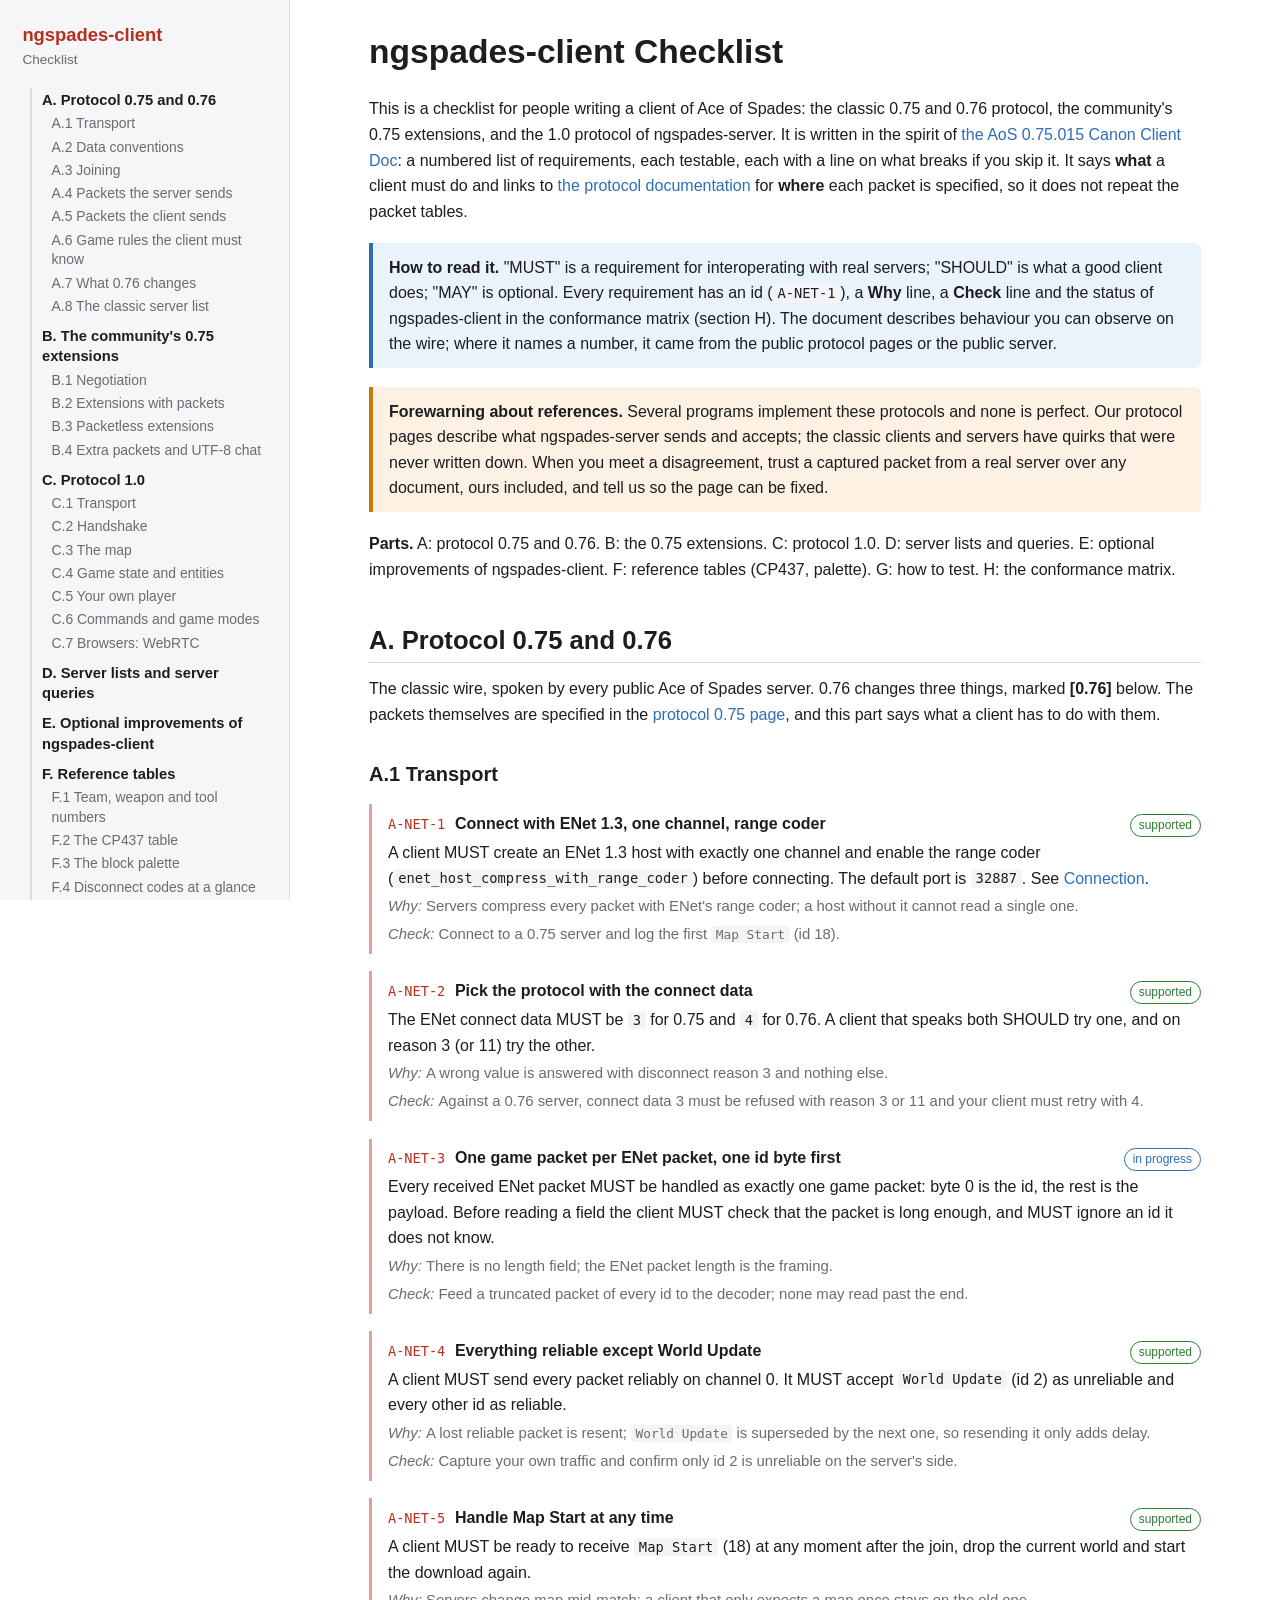
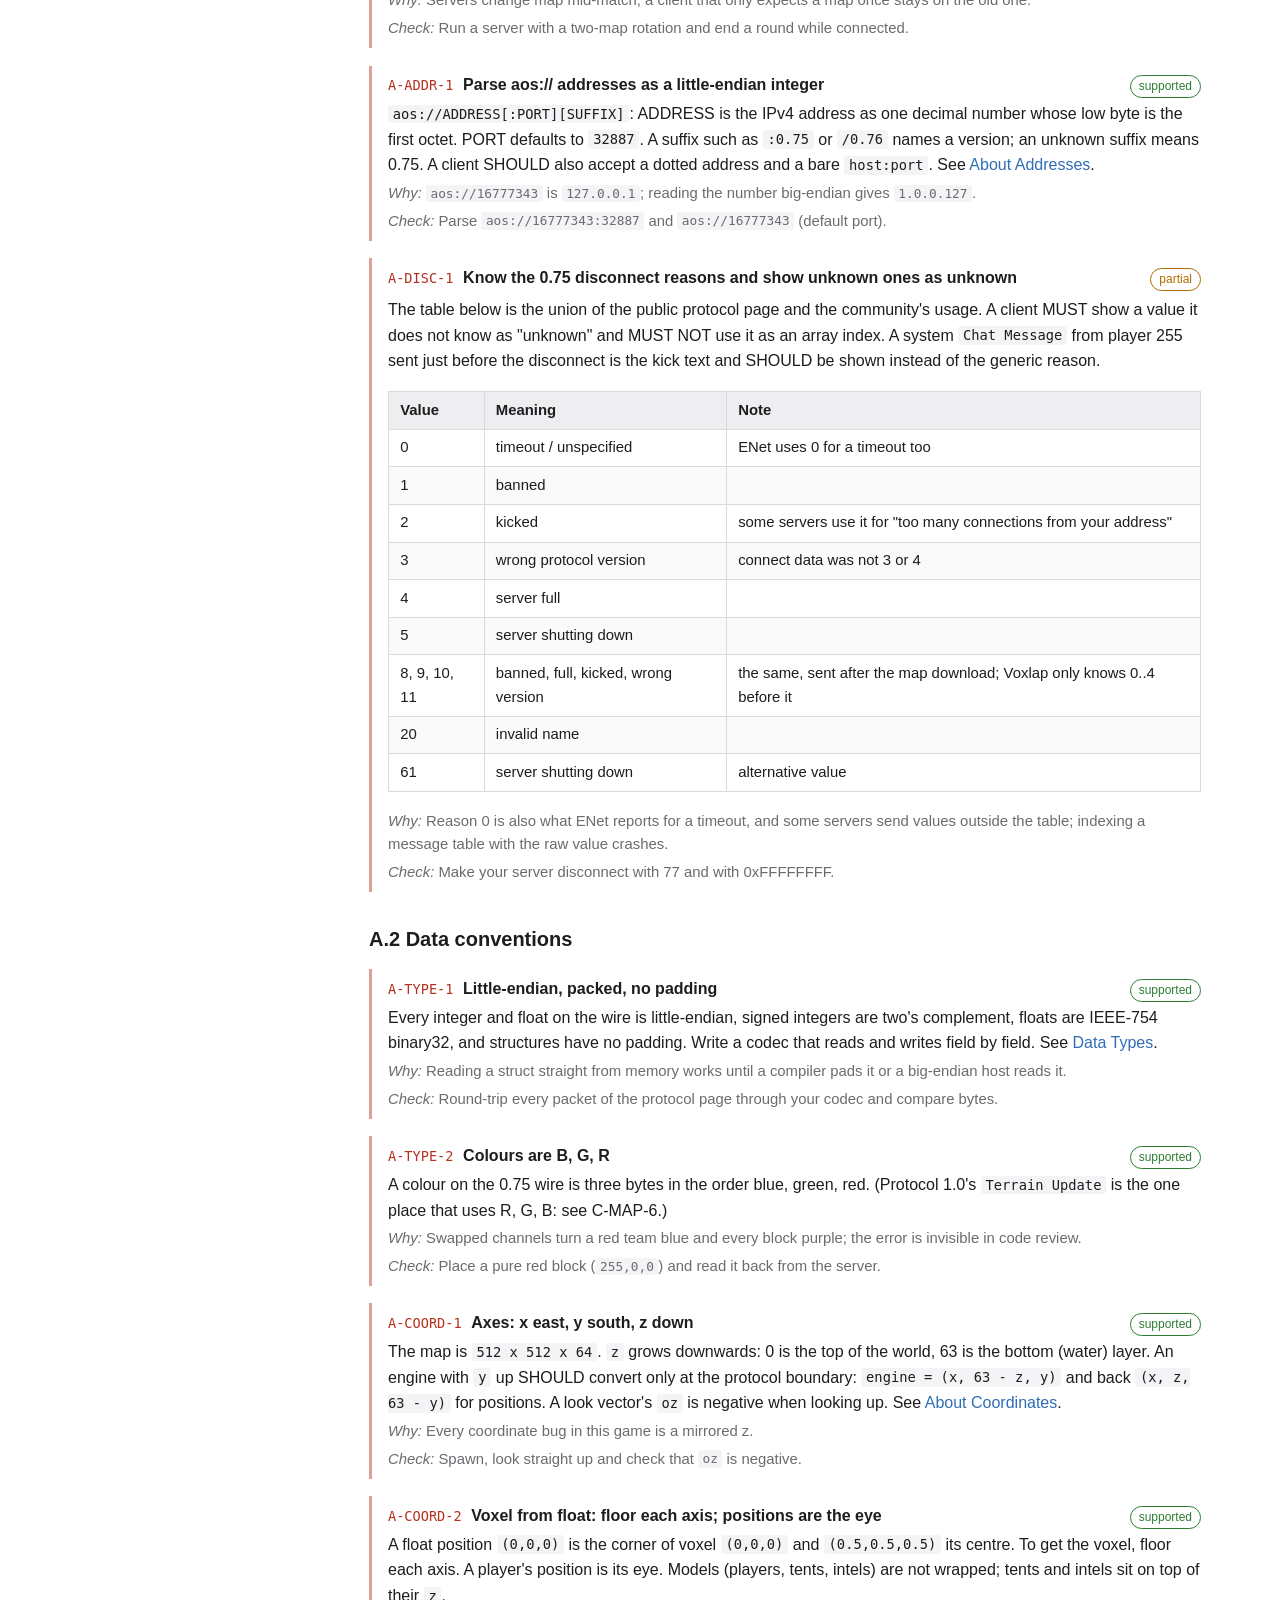
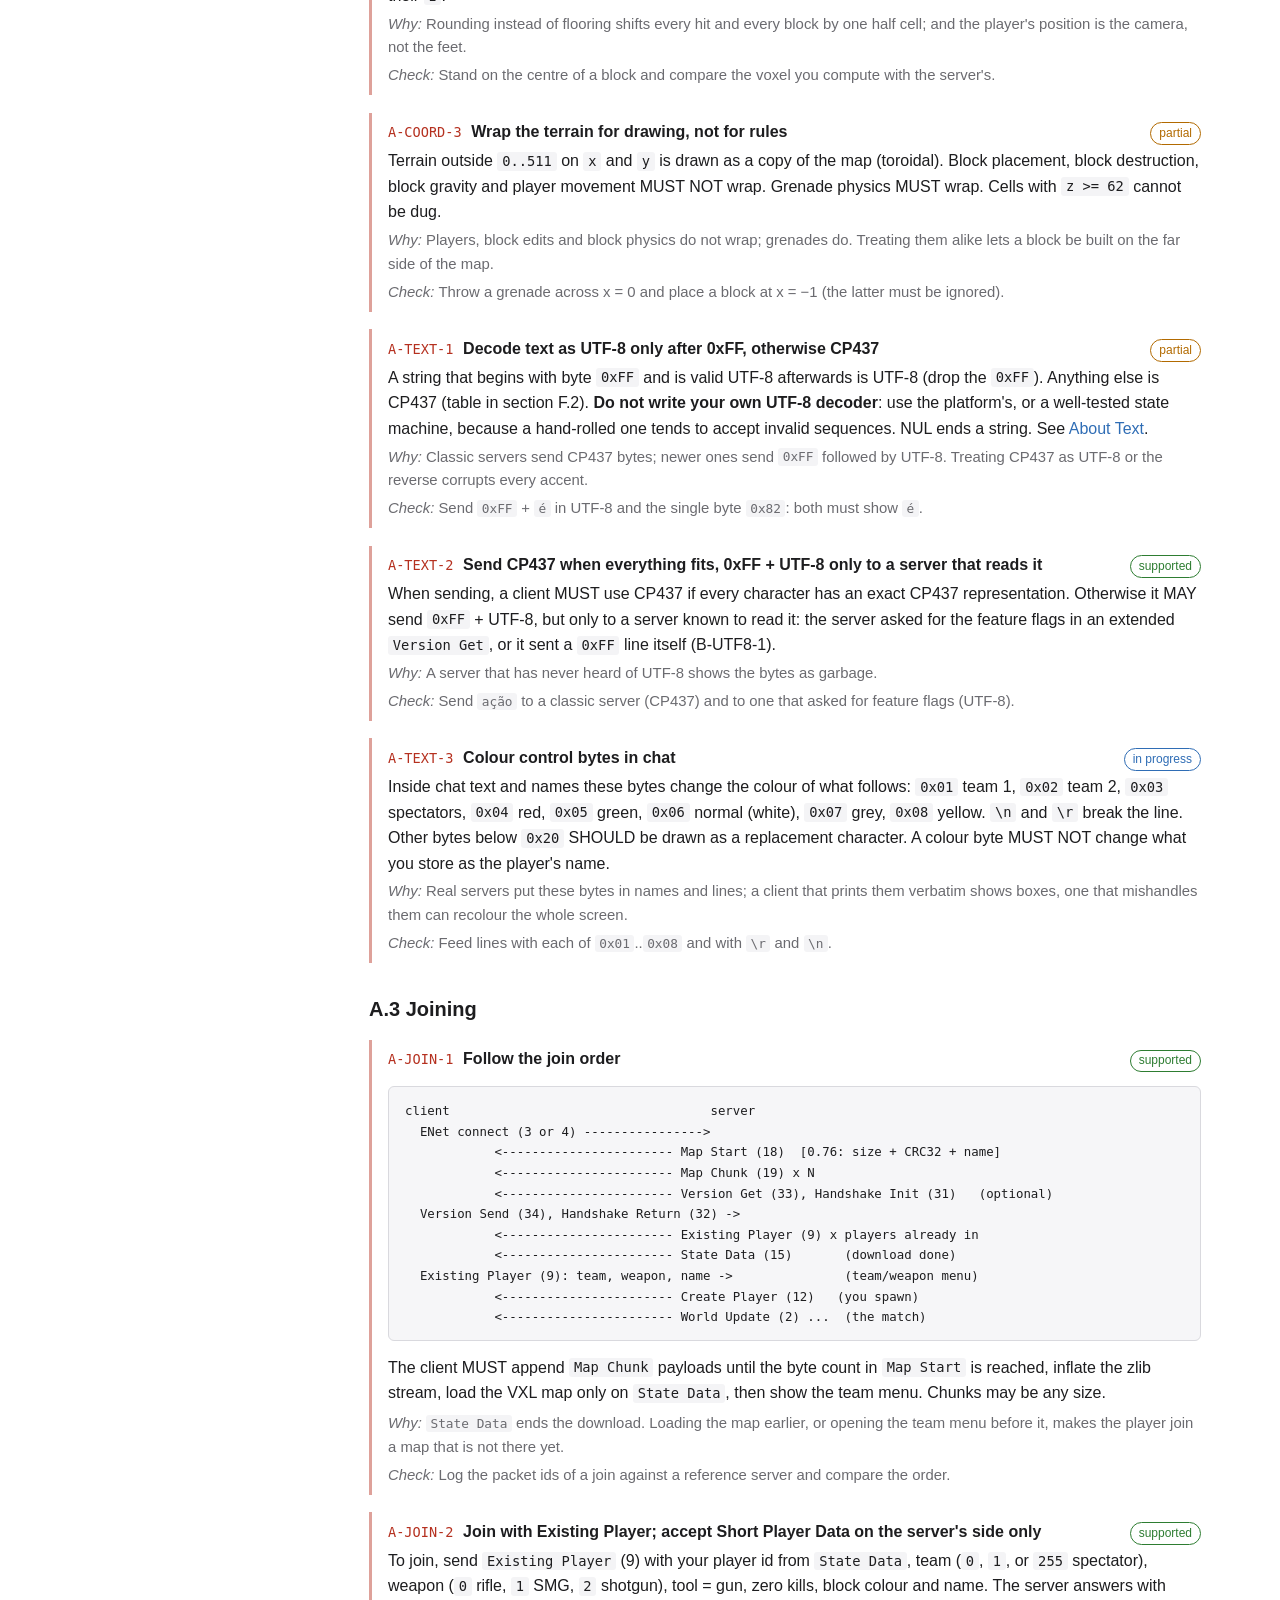
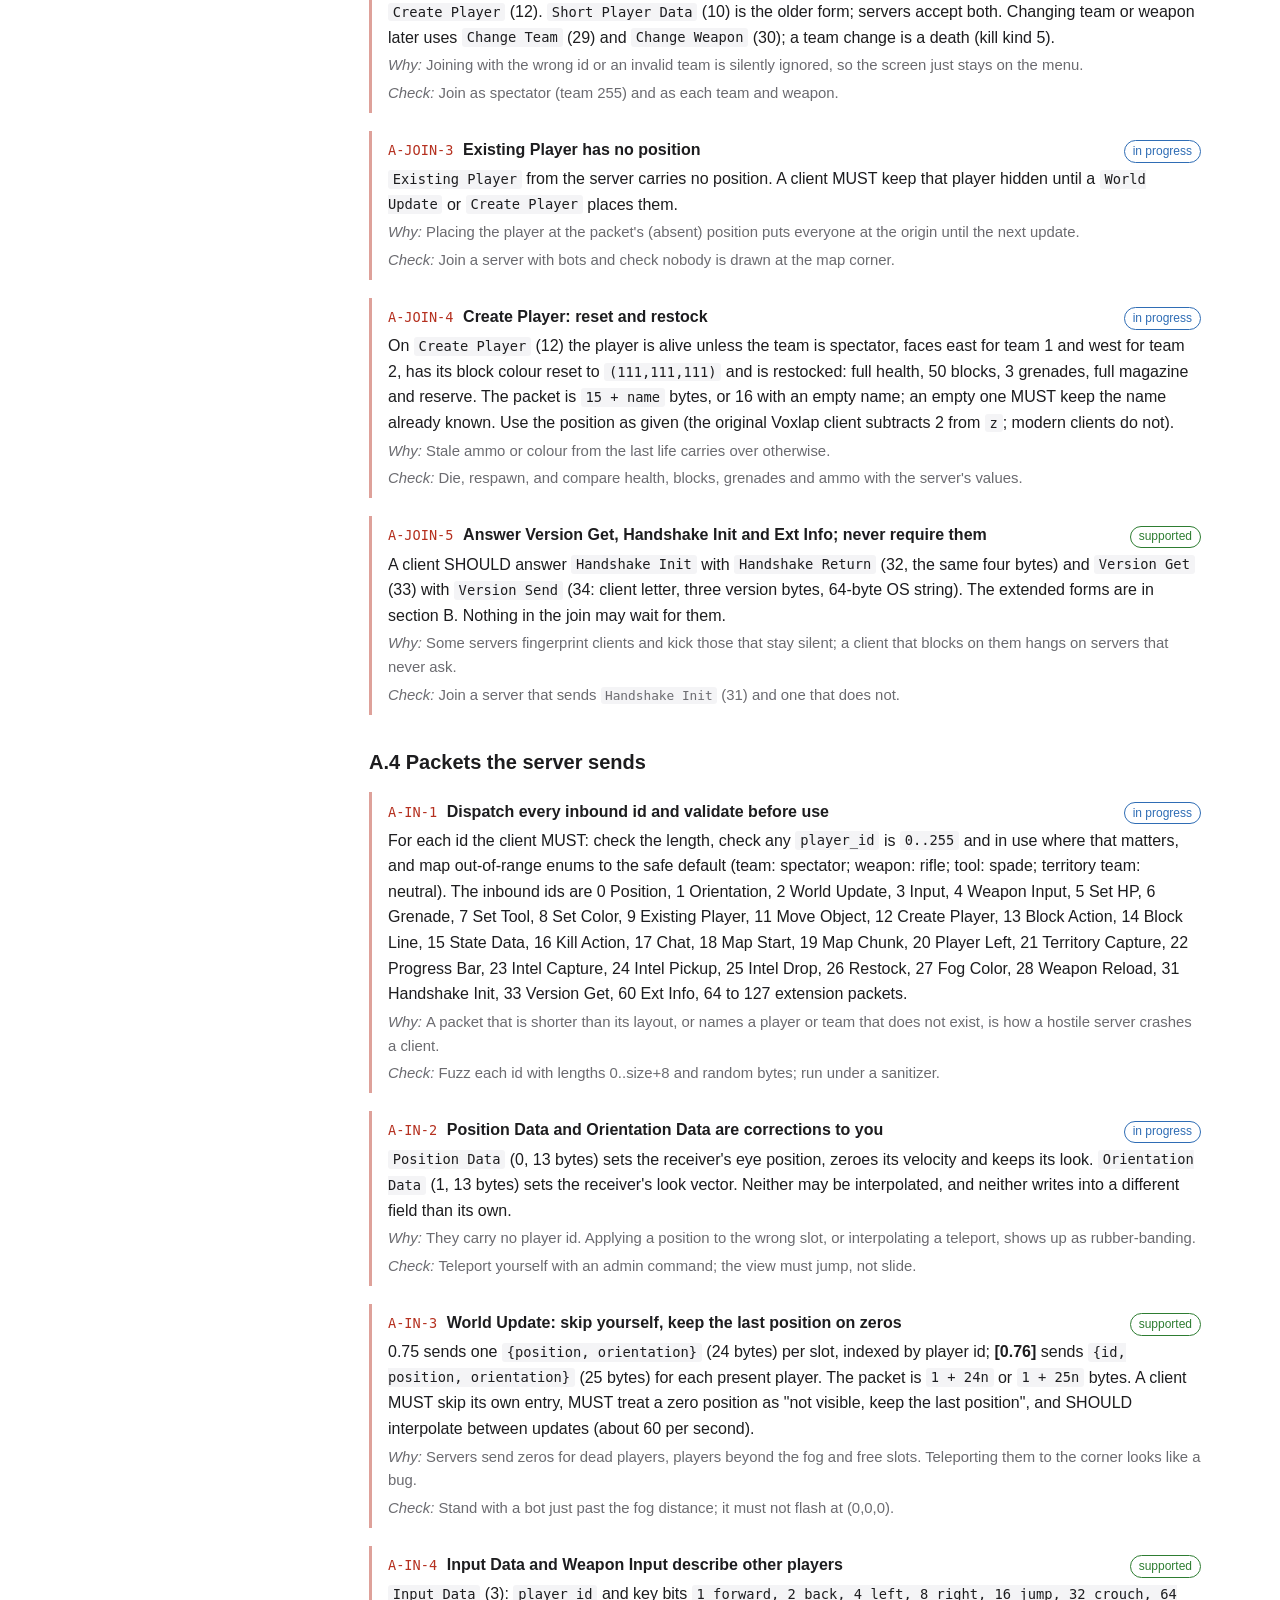
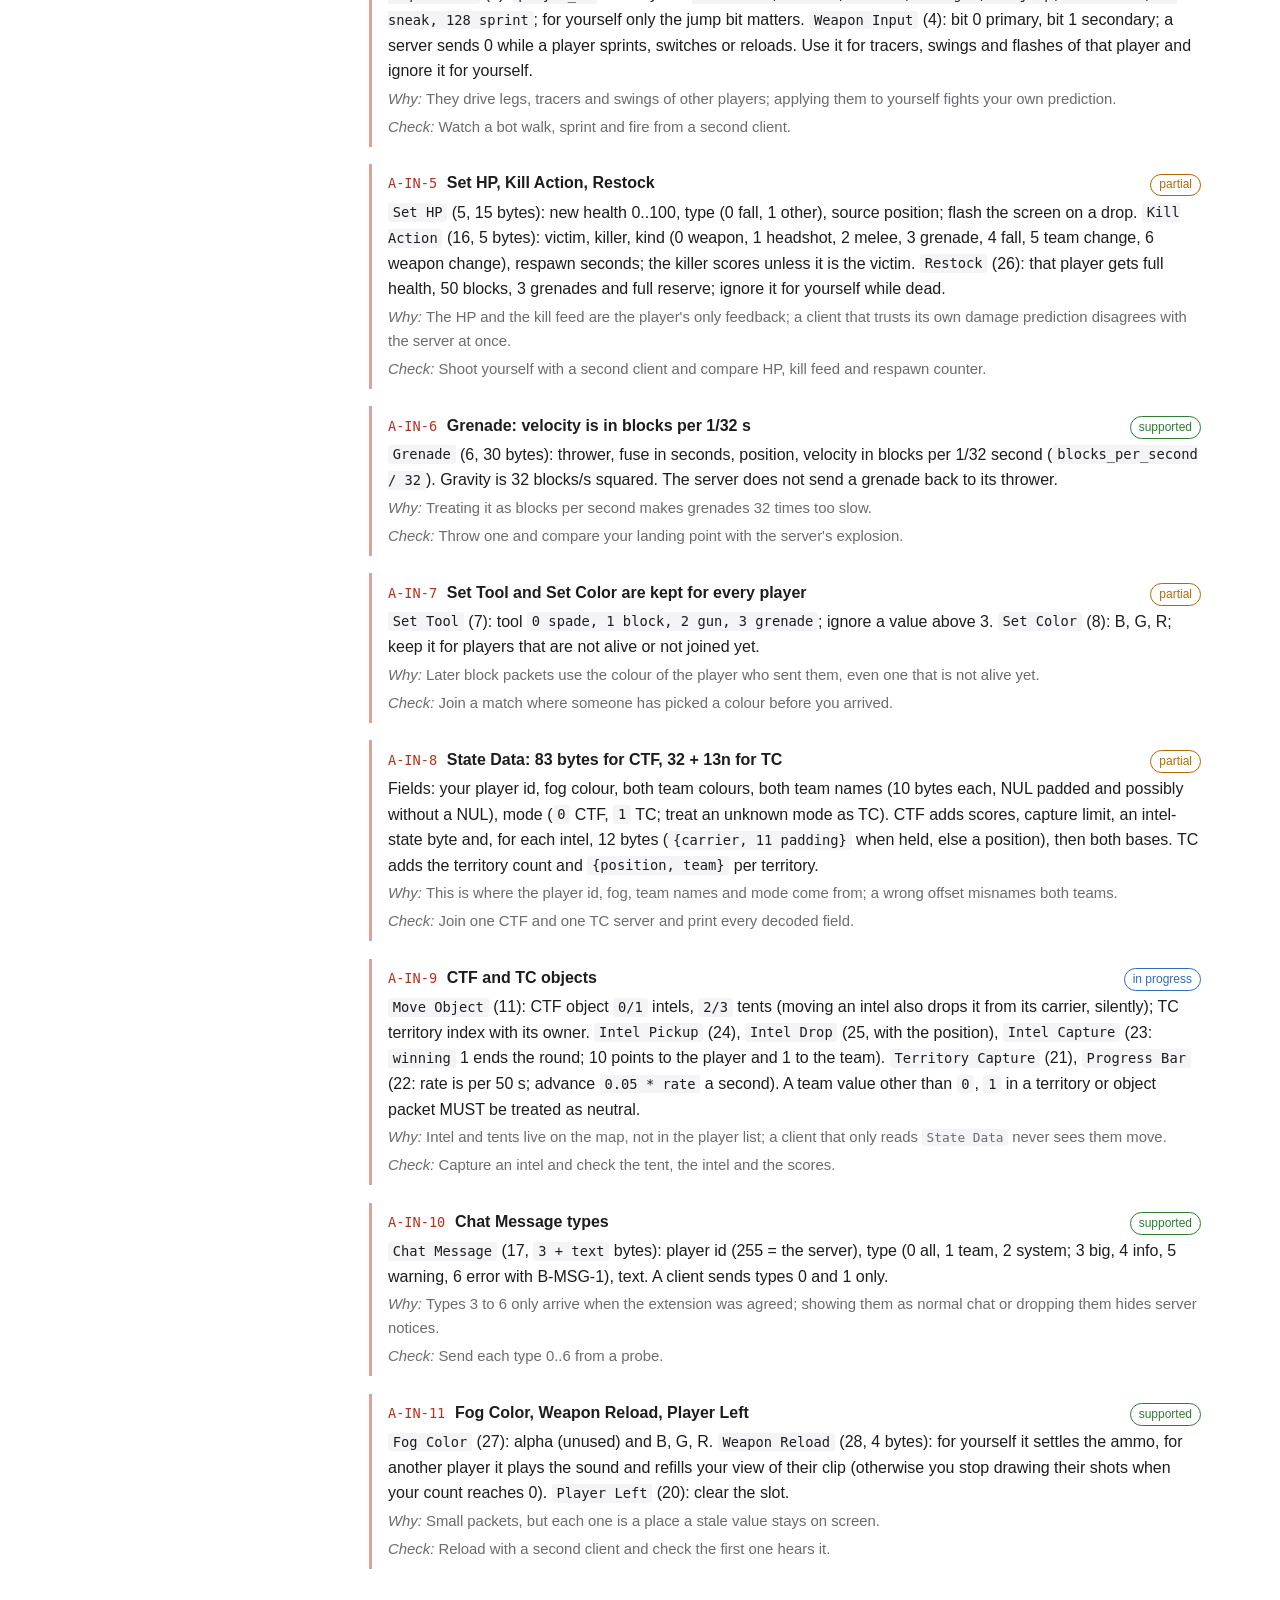
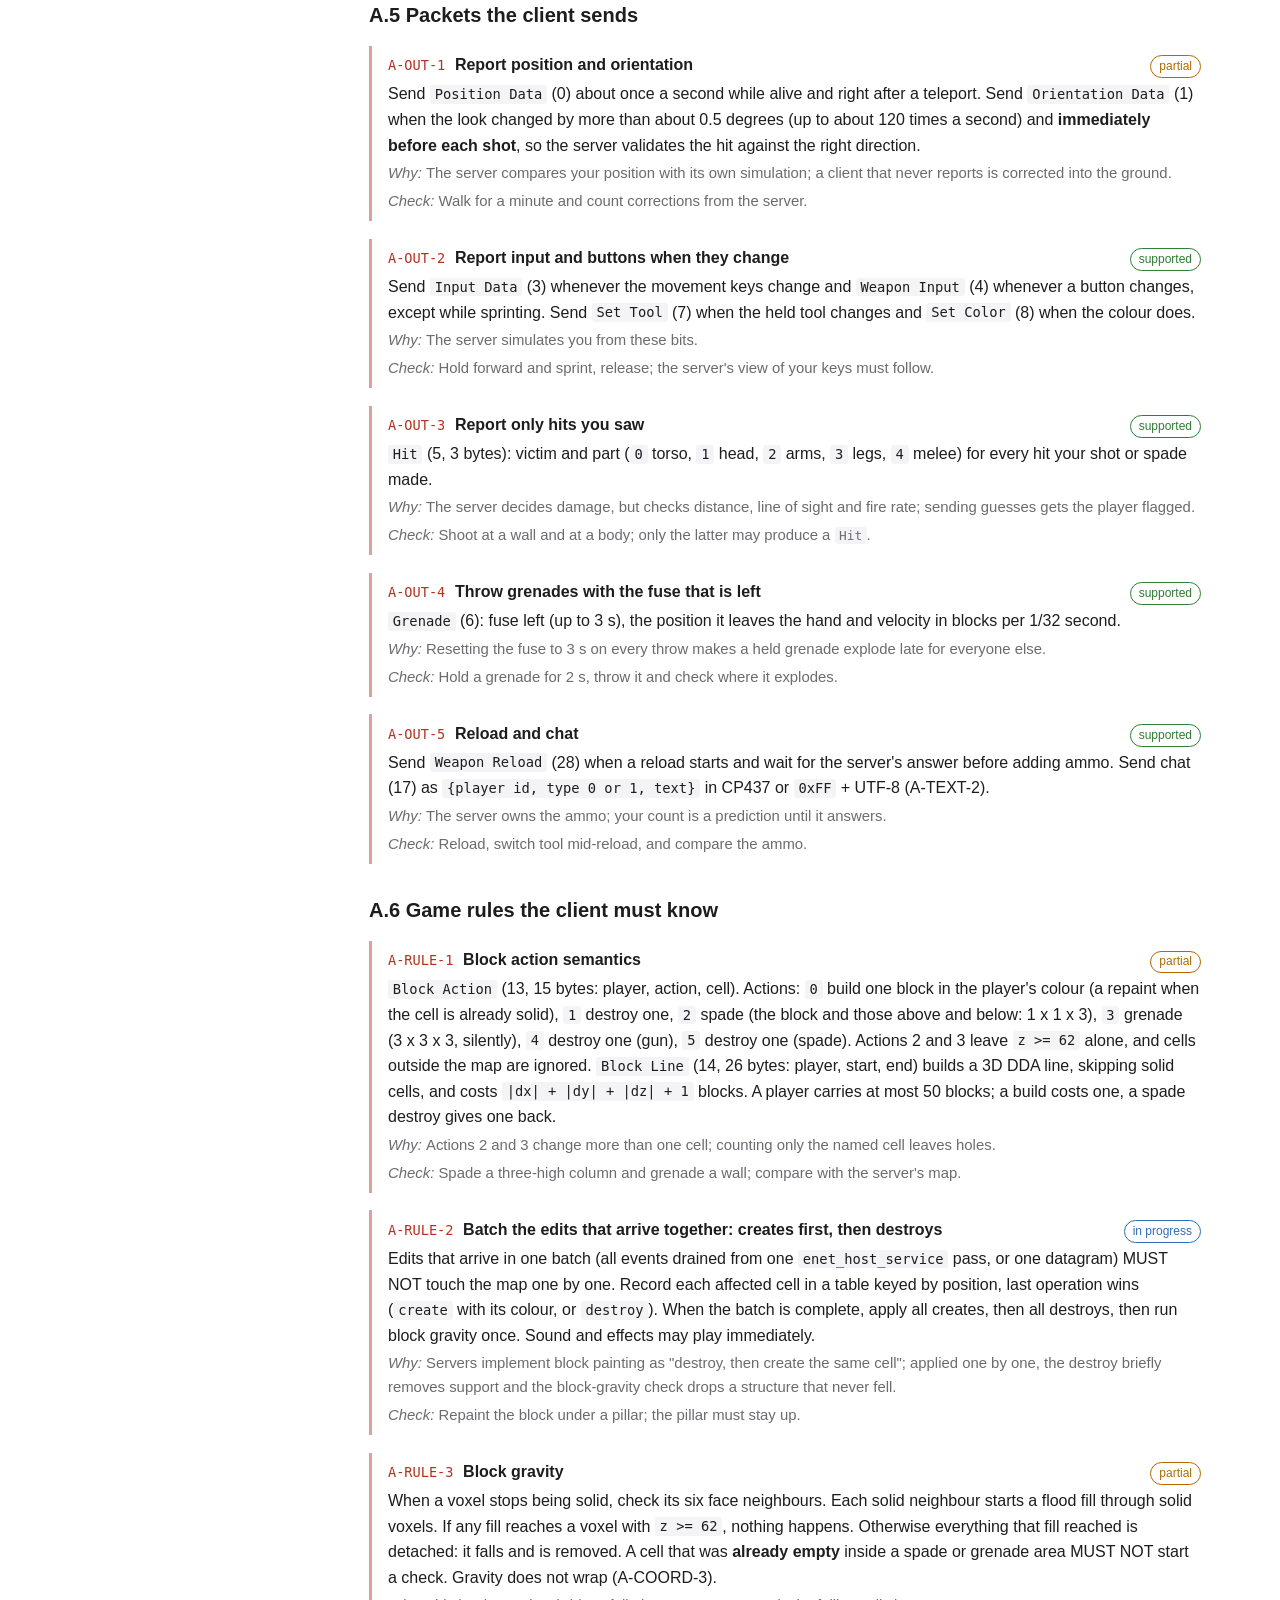
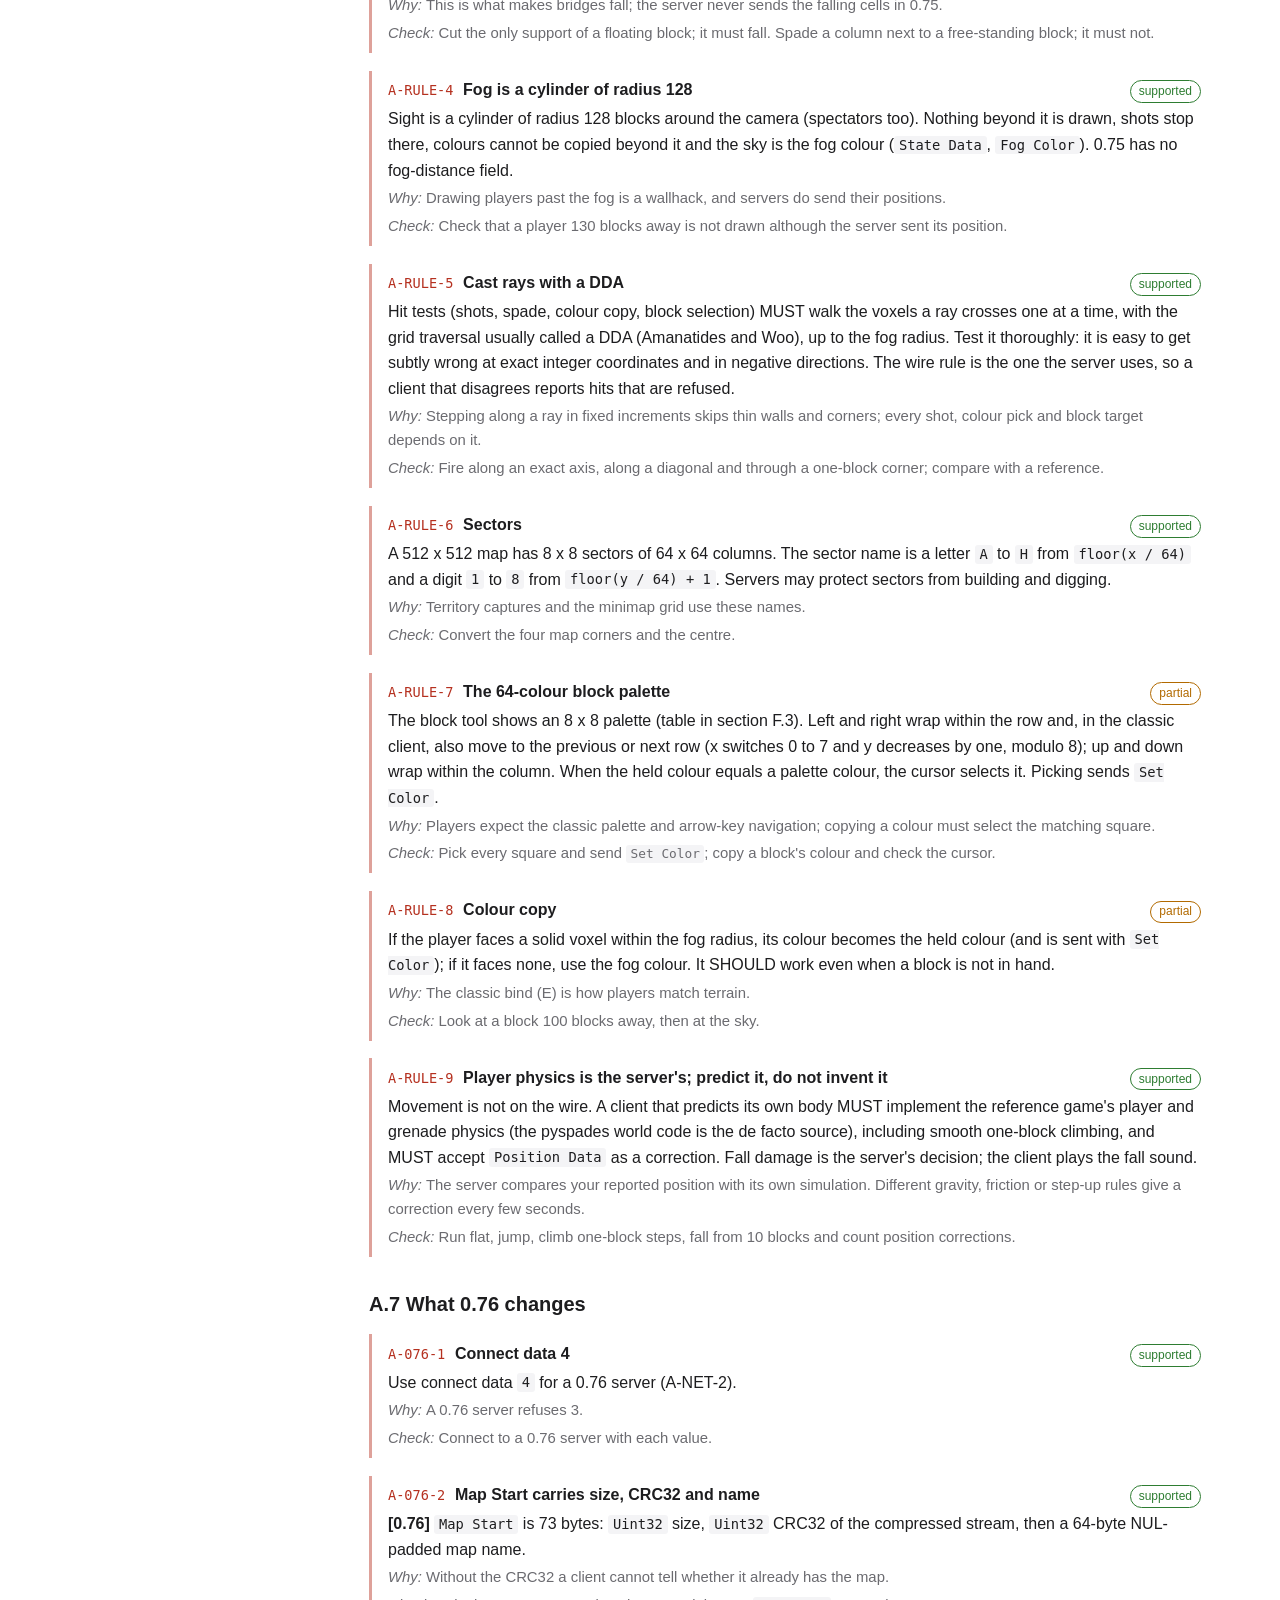
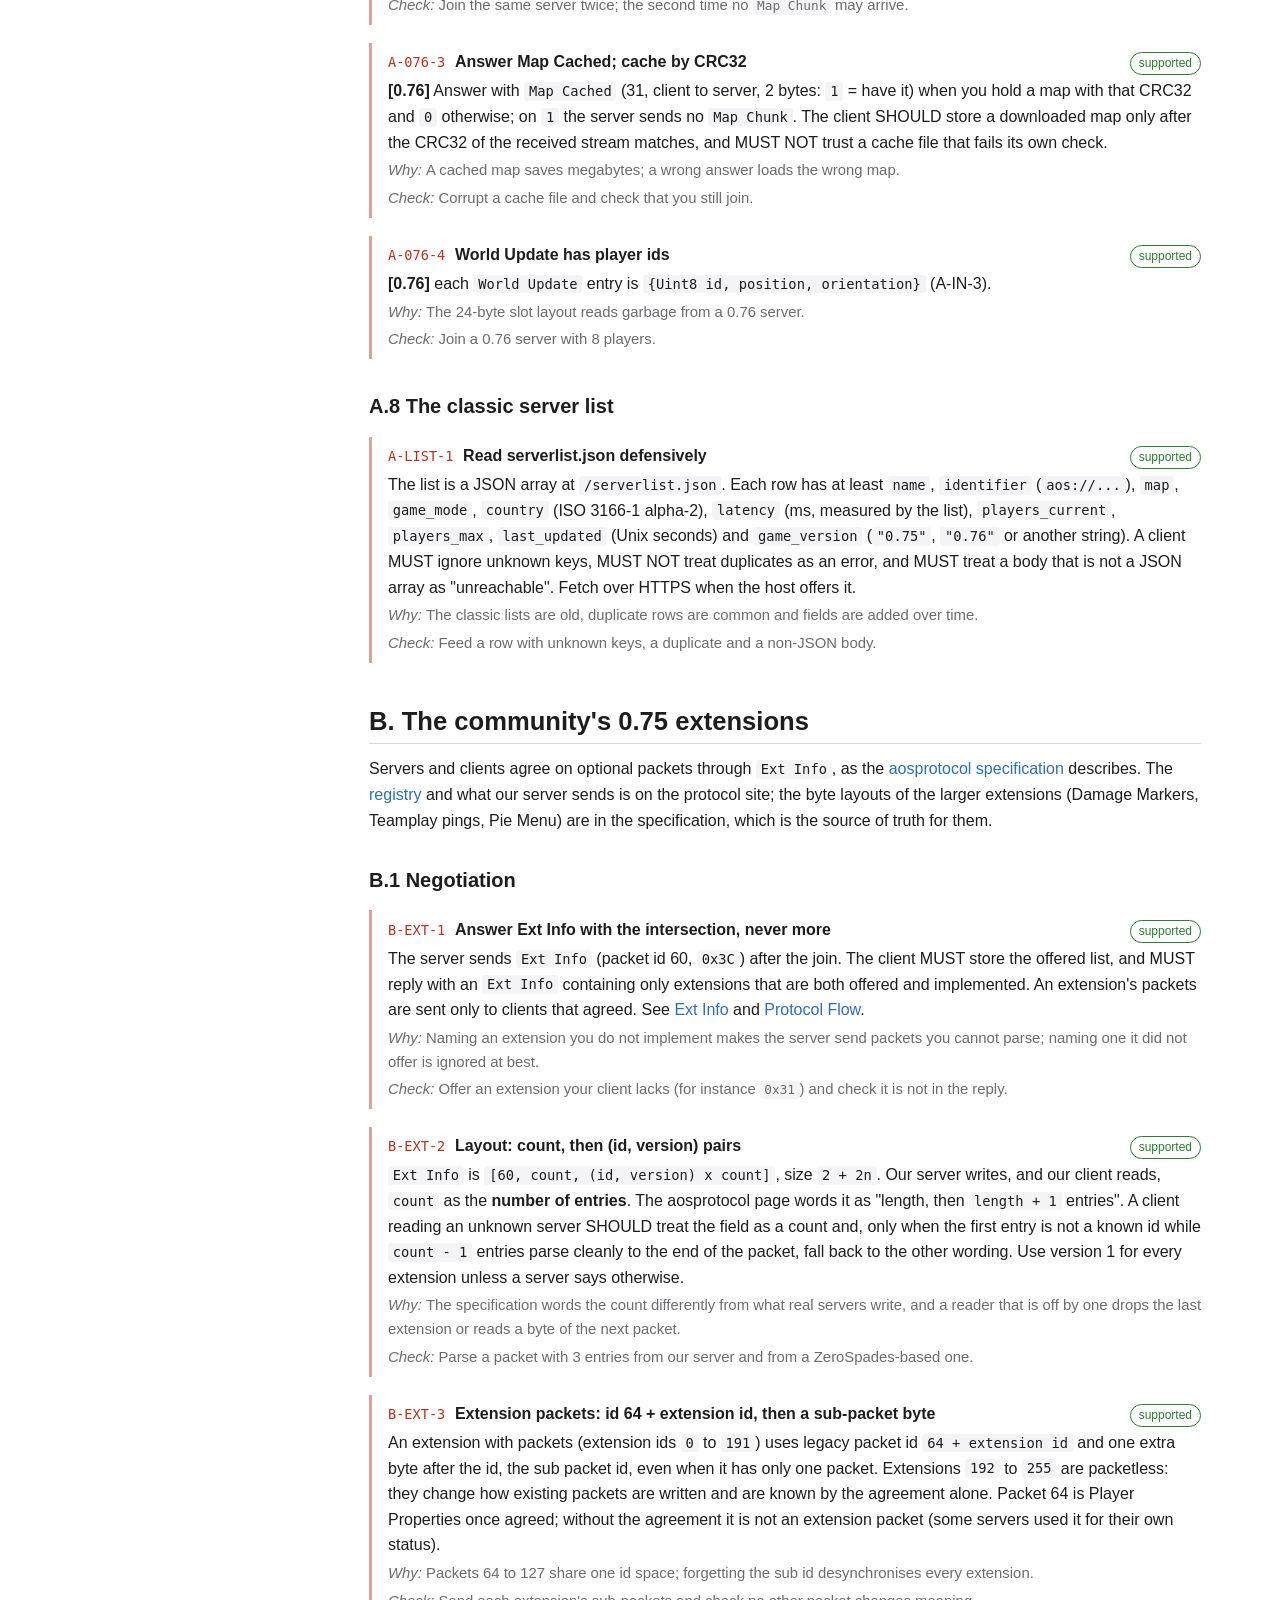
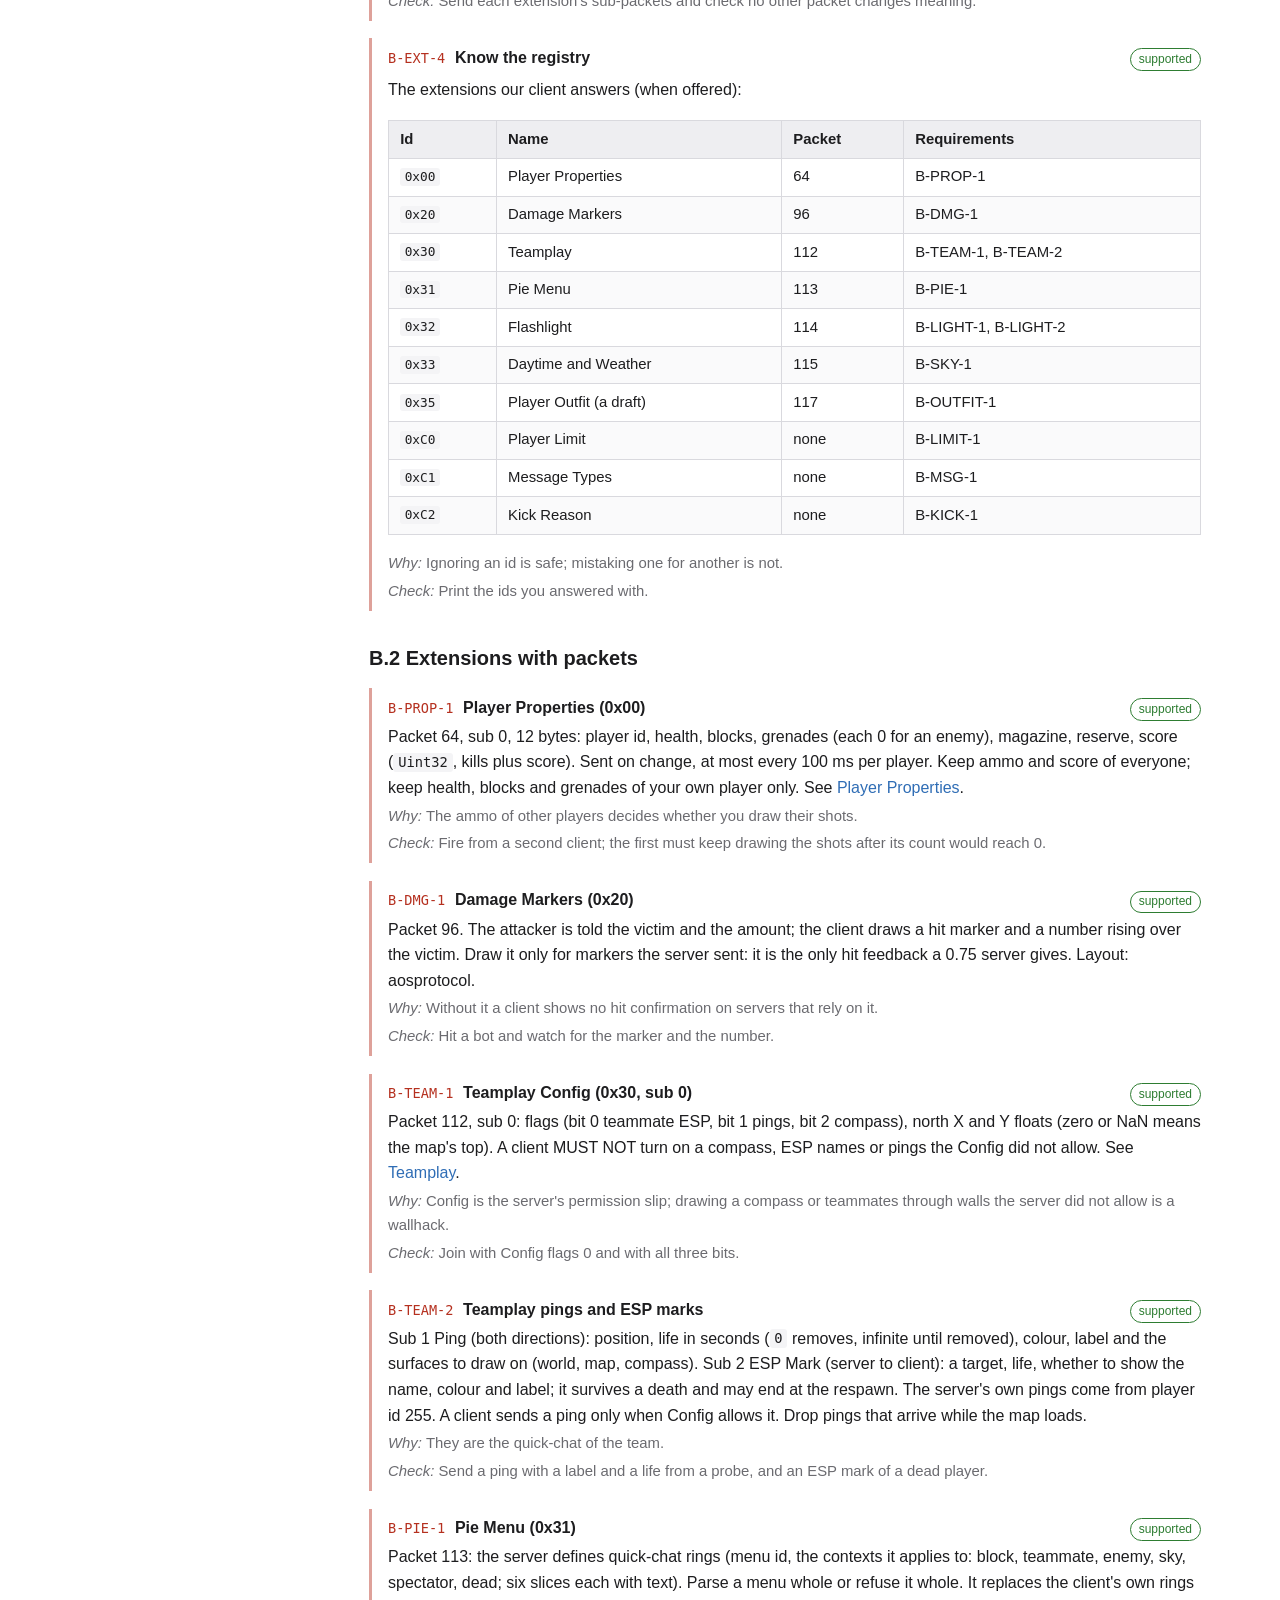
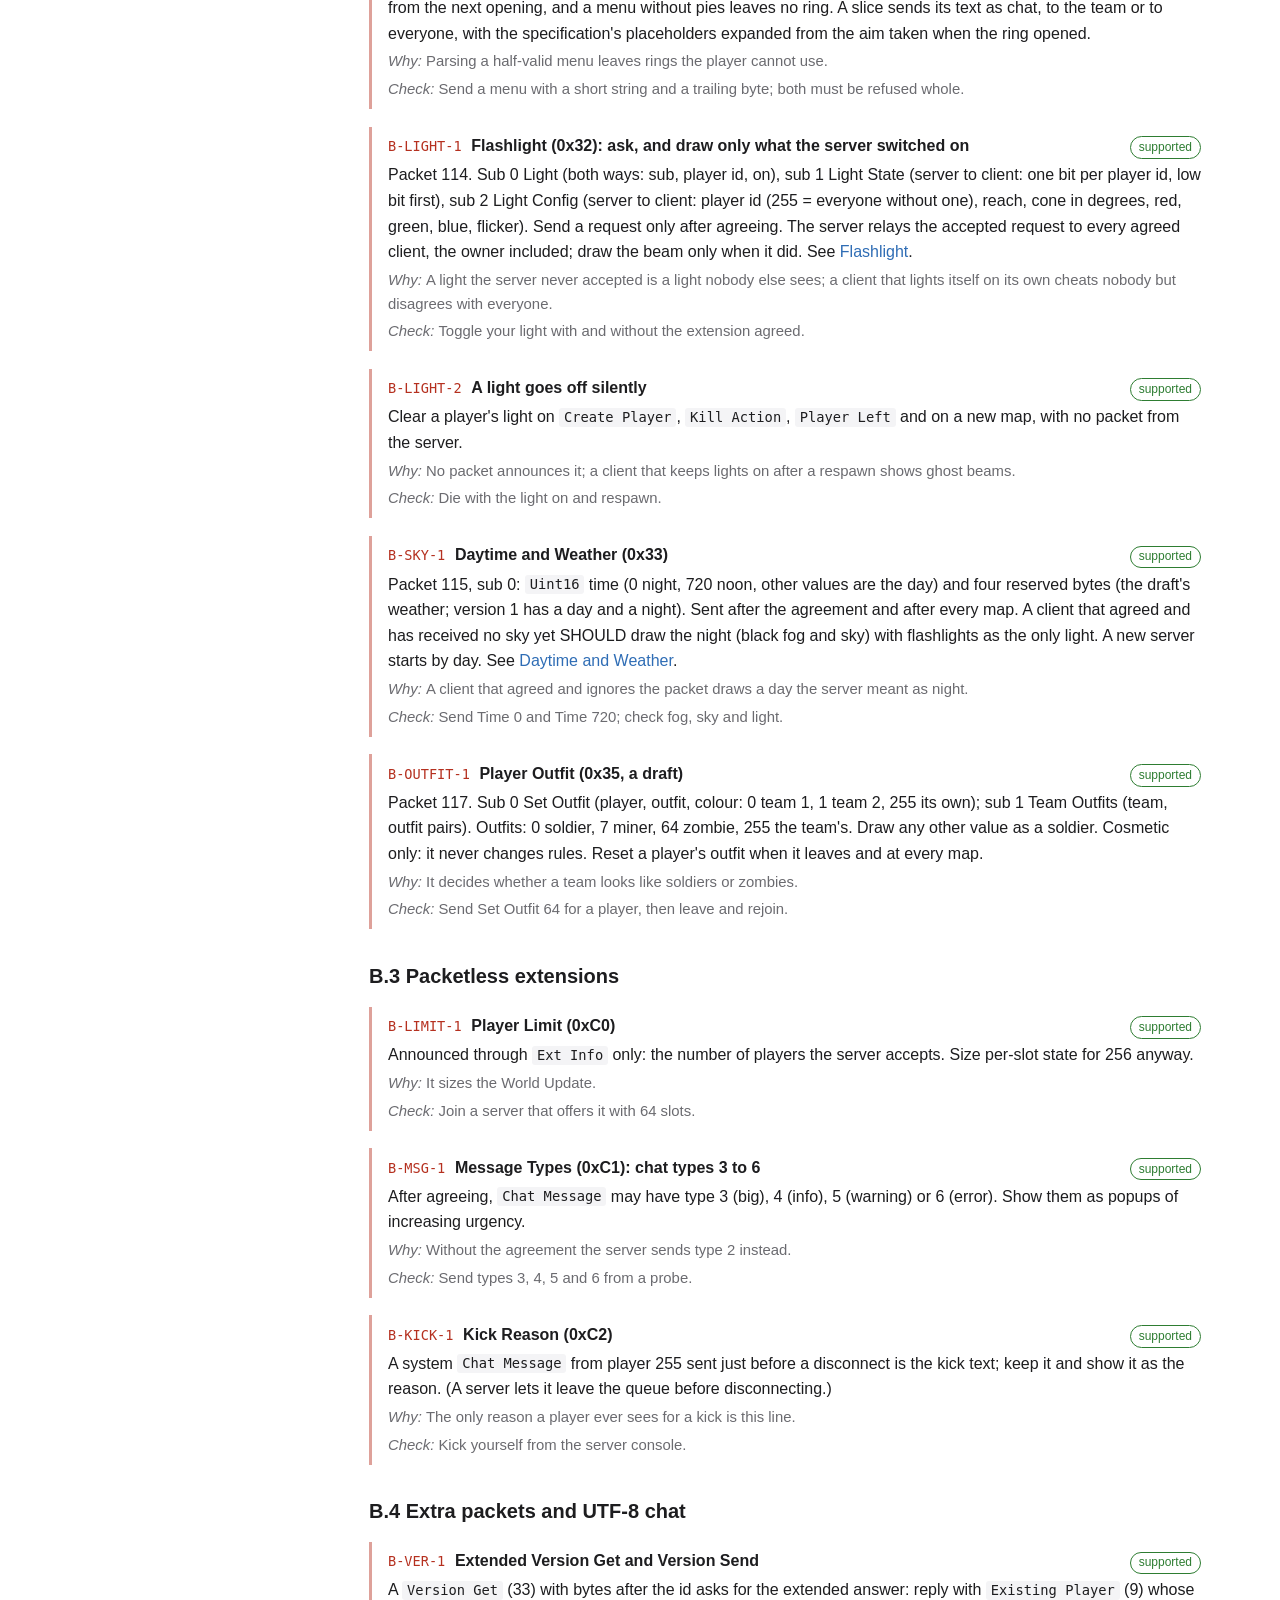
<file: index.html>
<!DOCTYPE html><html lang="en"><head><meta charset="utf-8"><meta name="viewport" content="width=device-width, initial-scale=1"><title>ngspades-client Checklist</title><meta name="description" content="A numbered, testable checklist for writing a client of Ace of Spades 0.75/0.76, the community's 0.75 extensions and ngspades protocol 1.0, with a conformance matrix for ngspades-client."><link rel="canonical" href="https://ngspades.github.io/shoot-and-destroy/"><link rel="stylesheet" href="style.css"></head><body><div class="layout"><nav class="sidebar"><a class="brand" href="index.html">ngspades-client</a><p class="brand-sub">Checklist</p><ul class="toc"><li class="l1"><a href="#a-075">A. Protocol 0.75 and 0.76</a></li><li class="l2"><a href="#a-transport">A.1 Transport</a></li><li class="l2"><a href="#a-data">A.2 Data conventions</a></li><li class="l2"><a href="#a-join">A.3 Joining</a></li><li class="l2"><a href="#a-inbound">A.4 Packets the server sends</a></li><li class="l2"><a href="#a-outbound">A.5 Packets the client sends</a></li><li class="l2"><a href="#a-rules">A.6 Game rules the client must know</a></li><li class="l2"><a href="#a-076">A.7 What 0.76 changes</a></li><li class="l2"><a href="#a-list">A.8 The classic server list</a></li><li class="l1"><a href="#b-ext">B. The community's 0.75 extensions</a></li><li class="l2"><a href="#b-negotiation">B.1 Negotiation</a></li><li class="l2"><a href="#b-packets">B.2 Extensions with packets</a></li><li class="l2"><a href="#b-packetless">B.3 Packetless extensions</a></li><li class="l2"><a href="#b-extra">B.4 Extra packets and UTF-8 chat</a></li><li class="l1"><a href="#c-10">C. Protocol 1.0</a></li><li class="l2"><a href="#c-transport">C.1 Transport</a></li><li class="l2"><a href="#c-handshake">C.2 Handshake</a></li><li class="l2"><a href="#c-map">C.3 The map</a></li><li class="l2"><a href="#c-entities">C.4 Game state and entities</a></li><li class="l2"><a href="#c-own">C.5 Your own player</a></li><li class="l2"><a href="#c-modes">C.6 Commands and game modes</a></li><li class="l2"><a href="#c-webrtc">C.7 Browsers: WebRTC</a></li><li class="l1"><a href="#d-lists">D. Server lists and server queries</a></li><li class="l1"><a href="#e-optional">E. Optional improvements of ngspades-client</a></li><li class="l1"><a href="#f-ref">F. Reference tables</a></li><li class="l2"><a href="#f-enums">F.1 Team, weapon and tool numbers</a></li><li class="l2"><a href="#f-cp437">F.2 The CP437 table</a></li><li class="l2"><a href="#f-palette">F.3 The block palette</a></li><li class="l2"><a href="#f-disc">F.4 Disconnect codes at a glance</a></li><li class="l1"><a href="#g-testing">G. Testing your client</a></li><li class="l1"><a href="#h-matrix">H. Conformance matrix of ngspades-client</a></li><li class="l1"><a href="#i-credits">I. Credits and sources</a></li></ul><p class="side-links"><a href="pdf/client-checklist.pdf">Download as PDF</a><a href="https://ngspades.github.io/protocol/">Protocol documentation</a><a href="https://github.com/ngspades/shoot-and-destroy">Source on GitHub</a></p></nav><main><article class="doc"><h1>ngspades-client Checklist</h1><p>This is a checklist for people writing a client of Ace of Spades: the classic 0.75 and 0.76 protocol, the community's 0.75 extensions, and the 1.0 protocol of ngspades-server. It is written in the spirit of <a href="https://notaburner.mooo.com/assets/clidoc_draft.html">the AoS 0.75.015 Canon Client Doc</a>: a numbered list of requirements, each testable, each with a line on what breaks if you skip it. It says <strong>what</strong> a client must do and links to <a href="https://ngspades.github.io/protocol/">the protocol documentation</a> for <strong>where</strong> each packet is specified, so it does not repeat the packet tables.</p><div class="callout note"><strong>How to read it.</strong> "MUST" is a requirement for interoperating with real servers; "SHOULD" is what a good client does; "MAY" is optional. Every requirement has an id (<code>A-NET-1</code>), a <strong>Why</strong> line, a <strong>Check</strong> line and the status of ngspades-client in the conformance matrix (section H). The document describes behaviour you can observe on the wire; where it names a number, it came from the public protocol pages or the public server.</div><div class="callout warning"><strong>Forewarning about references.</strong> Several programs implement these protocols and none is perfect. Our protocol pages describe what ngspades-server sends and accepts; the classic clients and servers have quirks that were never written down. When you meet a disagreement, trust a captured packet from a real server over any document, ours included, and tell us so the page can be fixed.</div><p><strong>Parts.</strong> A: protocol 0.75 and 0.76. B: the 0.75 extensions. C: protocol 1.0. D: server lists and queries. E: optional improvements of ngspades-client. F: reference tables (CP437, palette). G: how to test. H: the conformance matrix.</p><h2 id="a-075"><a class="hl" href="#a-075">A. Protocol 0.75 and 0.76</a></h2><p>The classic wire, spoken by every public Ace of Spades server. 0.76 changes three things, marked <strong>[0.76]</strong> below. The packets themselves are specified in the <a href="https://ngspades.github.io/protocol/protocol075.html#packets">protocol 0.75 page</a>, and this part says what a client has to do with them.</p><h3 id="a-transport"><a class="hl" href="#a-transport">A.1 Transport</a></h3><div class="req" id="A-NET-1"><p class="req-head"><a class="req-id" href="#A-NET-1">A-NET-1</a><strong>Connect with ENet 1.3, one channel, range coder</strong><span class="chip supported">supported</span></p><div class="req-body">A client MUST create an ENet 1.3 host with exactly one channel and enable the range coder (<code>enet_host_compress_with_range_coder</code>) before connecting. The default port is <code>32887</code>. See <a href="https://ngspades.github.io/protocol/protocol075.html#connection">Connection</a>.</div><p class="req-why"><em>Why: </em>Servers compress every packet with ENet's range coder; a host without it cannot read a single one.</p><p class="req-test"><em>Check: </em>Connect to a 0.75 server and log the first <code>Map Start</code> (id 18).</p></div><div class="req" id="A-NET-2"><p class="req-head"><a class="req-id" href="#A-NET-2">A-NET-2</a><strong>Pick the protocol with the connect data</strong><span class="chip supported">supported</span></p><div class="req-body">The ENet connect data MUST be <code>3</code> for 0.75 and <code>4</code> for 0.76. A client that speaks both SHOULD try one, and on reason 3 (or 11) try the other.</div><p class="req-why"><em>Why: </em>A wrong value is answered with disconnect reason 3 and nothing else.</p><p class="req-test"><em>Check: </em>Against a 0.76 server, connect data 3 must be refused with reason 3 or 11 and your client must retry with 4.</p></div><div class="req" id="A-NET-3"><p class="req-head"><a class="req-id" href="#A-NET-3">A-NET-3</a><strong>One game packet per ENet packet, one id byte first</strong><span class="chip progress">in progress</span></p><div class="req-body">Every received ENet packet MUST be handled as exactly one game packet: byte 0 is the id, the rest is the payload. Before reading a field the client MUST check that the packet is long enough, and MUST ignore an id it does not know.</div><p class="req-why"><em>Why: </em>There is no length field; the ENet packet length is the framing.</p><p class="req-test"><em>Check: </em>Feed a truncated packet of every id to the decoder; none may read past the end.</p></div><div class="req" id="A-NET-4"><p class="req-head"><a class="req-id" href="#A-NET-4">A-NET-4</a><strong>Everything reliable except World Update</strong><span class="chip supported">supported</span></p><div class="req-body">A client MUST send every packet reliably on channel 0. It MUST accept <code>World Update</code> (id 2) as unreliable and every other id as reliable.</div><p class="req-why"><em>Why: </em>A lost reliable packet is resent; <code>World Update</code> is superseded by the next one, so resending it only adds delay.</p><p class="req-test"><em>Check: </em>Capture your own traffic and confirm only id 2 is unreliable on the server's side.</p></div><div class="req" id="A-NET-5"><p class="req-head"><a class="req-id" href="#A-NET-5">A-NET-5</a><strong>Handle Map Start at any time</strong><span class="chip supported">supported</span></p><div class="req-body">A client MUST be ready to receive <code>Map Start</code> (18) at any moment after the join, drop the current world and start the download again.</div><p class="req-why"><em>Why: </em>Servers change map mid-match; a client that only expects a map once stays on the old one.</p><p class="req-test"><em>Check: </em>Run a server with a two-map rotation and end a round while connected.</p></div><div class="req" id="A-ADDR-1"><p class="req-head"><a class="req-id" href="#A-ADDR-1">A-ADDR-1</a><strong>Parse aos:// addresses as a little-endian integer</strong><span class="chip supported">supported</span></p><div class="req-body"><code>aos://ADDRESS[:PORT][SUFFIX]</code>: ADDRESS is the IPv4 address as one decimal number whose low byte is the first octet. PORT defaults to <code>32887</code>. A suffix such as <code>:0.75</code> or <code>/0.76</code> names a version; an unknown suffix means 0.75. A client SHOULD also accept a dotted address and a bare <code>host:port</code>. See <a href="https://ngspades.github.io/protocol/protocol075.html#about-addresses">About Addresses</a>.</div><p class="req-why"><em>Why: </em><code>aos://16777343</code> is <code>127.0.0.1</code>; reading the number big-endian gives <code>1.0.0.127</code>.</p><p class="req-test"><em>Check: </em>Parse <code>aos://16777343:32887</code> and <code>aos://16777343</code> (default port).</p></div><div class="req" id="A-DISC-1"><p class="req-head"><a class="req-id" href="#A-DISC-1">A-DISC-1</a><strong>Know the 0.75 disconnect reasons and show unknown ones as unknown</strong><span class="chip partial">partial</span></p><div class="req-body"><p>The table below is the union of the public protocol page and the community's usage. A client MUST show a value it does not know as "unknown" and MUST NOT use it as an array index. A system <code>Chat Message</code> from player 255 sent just before the disconnect is the kick text and SHOULD be shown instead of the generic reason.</p><div class="table-wrap"><table><thead><tr><th>Value</th><th>Meaning</th><th>Note</th></tr></thead><tbody><tr><td>0</td><td>timeout / unspecified</td><td>ENet uses 0 for a timeout too</td></tr><tr><td>1</td><td>banned</td><td></td></tr><tr><td>2</td><td>kicked</td><td>some servers use it for "too many connections from your address"</td></tr><tr><td>3</td><td>wrong protocol version</td><td>connect data was not 3 or 4</td></tr><tr><td>4</td><td>server full</td><td></td></tr><tr><td>5</td><td>server shutting down</td><td></td></tr><tr><td>8, 9, 10, 11</td><td>banned, full, kicked, wrong version</td><td>the same, sent after the map download; Voxlap only knows 0..4 before it</td></tr><tr><td>20</td><td>invalid name</td><td></td></tr><tr><td>61</td><td>server shutting down</td><td>alternative value</td></tr></tbody></table></div></div><p class="req-why"><em>Why: </em>Reason 0 is also what ENet reports for a timeout, and some servers send values outside the table; indexing a message table with the raw value crashes.</p><p class="req-test"><em>Check: </em>Make your server disconnect with 77 and with 0xFFFFFFFF.</p></div><h3 id="a-data"><a class="hl" href="#a-data">A.2 Data conventions</a></h3><div class="req" id="A-TYPE-1"><p class="req-head"><a class="req-id" href="#A-TYPE-1">A-TYPE-1</a><strong>Little-endian, packed, no padding</strong><span class="chip supported">supported</span></p><div class="req-body">Every integer and float on the wire is little-endian, signed integers are two's complement, floats are IEEE-754 binary32, and structures have no padding. Write a codec that reads and writes field by field. See <a href="https://ngspades.github.io/protocol/protocol075.html#data-types">Data Types</a>.</div><p class="req-why"><em>Why: </em>Reading a struct straight from memory works until a compiler pads it or a big-endian host reads it.</p><p class="req-test"><em>Check: </em>Round-trip every packet of the protocol page through your codec and compare bytes.</p></div><div class="req" id="A-TYPE-2"><p class="req-head"><a class="req-id" href="#A-TYPE-2">A-TYPE-2</a><strong>Colours are B, G, R</strong><span class="chip supported">supported</span></p><div class="req-body">A colour on the 0.75 wire is three bytes in the order blue, green, red. (Protocol 1.0's <code>Terrain Update</code> is the one place that uses R, G, B: see C-MAP-6.)</div><p class="req-why"><em>Why: </em>Swapped channels turn a red team blue and every block purple; the error is invisible in code review.</p><p class="req-test"><em>Check: </em>Place a pure red block (<code>255,0,0</code>) and read it back from the server.</p></div><div class="req" id="A-COORD-1"><p class="req-head"><a class="req-id" href="#A-COORD-1">A-COORD-1</a><strong>Axes: x east, y south, z down</strong><span class="chip supported">supported</span></p><div class="req-body">The map is <code>512 x 512 x 64</code>. <code>z</code> grows downwards: 0 is the top of the world, 63 is the bottom (water) layer. An engine with <code>y</code> up SHOULD convert only at the protocol boundary: <code>engine = (x, 63 - z, y)</code> and back <code>(x, z, 63 - y)</code> for positions. A look vector's <code>oz</code> is negative when looking up. See <a href="https://ngspades.github.io/protocol/protocol075.html#about-coordinates">About Coordinates</a>.</div><p class="req-why"><em>Why: </em>Every coordinate bug in this game is a mirrored z.</p><p class="req-test"><em>Check: </em>Spawn, look straight up and check that <code>oz</code> is negative.</p></div><div class="req" id="A-COORD-2"><p class="req-head"><a class="req-id" href="#A-COORD-2">A-COORD-2</a><strong>Voxel from float: floor each axis; positions are the eye</strong><span class="chip supported">supported</span></p><div class="req-body">A float position <code>(0,0,0)</code> is the corner of voxel <code>(0,0,0)</code> and <code>(0.5,0.5,0.5)</code> its centre. To get the voxel, floor each axis. A player's position is its eye. Models (players, tents, intels) are not wrapped; tents and intels sit on top of their <code>z</code>.</div><p class="req-why"><em>Why: </em>Rounding instead of flooring shifts every hit and every block by one half cell; and the player's position is the camera, not the feet.</p><p class="req-test"><em>Check: </em>Stand on the centre of a block and compare the voxel you compute with the server's.</p></div><div class="req" id="A-COORD-3"><p class="req-head"><a class="req-id" href="#A-COORD-3">A-COORD-3</a><strong>Wrap the terrain for drawing, not for rules</strong><span class="chip partial">partial</span></p><div class="req-body">Terrain outside <code>0..511</code> on <code>x</code> and <code>y</code> is drawn as a copy of the map (toroidal). Block placement, block destruction, block gravity and player movement MUST NOT wrap. Grenade physics MUST wrap. Cells with <code>z >= 62</code> cannot be dug.</div><p class="req-why"><em>Why: </em>Players, block edits and block physics do not wrap; grenades do. Treating them alike lets a block be built on the far side of the map.</p><p class="req-test"><em>Check: </em>Throw a grenade across x = 0 and place a block at x = −1 (the latter must be ignored).</p></div><div class="req" id="A-TEXT-1"><p class="req-head"><a class="req-id" href="#A-TEXT-1">A-TEXT-1</a><strong>Decode text as UTF-8 only after 0xFF, otherwise CP437</strong><span class="chip partial">partial</span></p><div class="req-body">A string that begins with byte <code>0xFF</code> and is valid UTF-8 afterwards is UTF-8 (drop the <code>0xFF</code>). Anything else is CP437 (table in section F.2). <strong>Do not write your own UTF-8 decoder</strong>: use the platform's, or a well-tested state machine, because a hand-rolled one tends to accept invalid sequences. NUL ends a string. See <a href="https://ngspades.github.io/protocol/protocol075.html#about-text">About Text</a>.</div><p class="req-why"><em>Why: </em>Classic servers send CP437 bytes; newer ones send <code>0xFF</code> followed by UTF-8. Treating CP437 as UTF-8 or the reverse corrupts every accent.</p><p class="req-test"><em>Check: </em>Send <code>0xFF</code> + <code>é</code> in UTF-8 and the single byte <code>0x82</code>: both must show <code>é</code>.</p></div><div class="req" id="A-TEXT-2"><p class="req-head"><a class="req-id" href="#A-TEXT-2">A-TEXT-2</a><strong>Send CP437 when everything fits, 0xFF + UTF-8 only to a server that reads it</strong><span class="chip supported">supported</span></p><div class="req-body">When sending, a client MUST use CP437 if every character has an exact CP437 representation. Otherwise it MAY send <code>0xFF</code> + UTF-8, but only to a server known to read it: the server asked for the feature flags in an extended <code>Version Get</code>, or it sent a <code>0xFF</code> line itself (B-UTF8-1).</div><p class="req-why"><em>Why: </em>A server that has never heard of UTF-8 shows the bytes as garbage.</p><p class="req-test"><em>Check: </em>Send <code>ação</code> to a classic server (CP437) and to one that asked for feature flags (UTF-8).</p></div><div class="req" id="A-TEXT-3"><p class="req-head"><a class="req-id" href="#A-TEXT-3">A-TEXT-3</a><strong>Colour control bytes in chat</strong><span class="chip progress">in progress</span></p><div class="req-body">Inside chat text and names these bytes change the colour of what follows: <code>0x01</code> team 1, <code>0x02</code> team 2, <code>0x03</code> spectators, <code>0x04</code> red, <code>0x05</code> green, <code>0x06</code> normal (white), <code>0x07</code> grey, <code>0x08</code> yellow. <code>\n</code> and <code>\r</code> break the line. Other bytes below <code>0x20</code> SHOULD be drawn as a replacement character. A colour byte MUST NOT change what you store as the player's name.</div><p class="req-why"><em>Why: </em>Real servers put these bytes in names and lines; a client that prints them verbatim shows boxes, one that mishandles them can recolour the whole screen.</p><p class="req-test"><em>Check: </em>Feed lines with each of <code>0x01</code>..<code>0x08</code> and with <code>\r</code> and <code>\n</code>.</p></div><h3 id="a-join"><a class="hl" href="#a-join">A.3 Joining</a></h3><div class="req" id="A-JOIN-1"><p class="req-head"><a class="req-id" href="#A-JOIN-1">A-JOIN-1</a><strong>Follow the join order</strong><span class="chip supported">supported</span></p><div class="req-body"><pre><code>client                                   server
  ENet connect (3 or 4) ---------------->
            &lt;----------------------- Map Start (18)  [0.76: size + CRC32 + name]
            &lt;----------------------- Map Chunk (19) x N
            &lt;----------------------- Version Get (33), Handshake Init (31)   (optional)
  Version Send (34), Handshake Return (32) ->
            &lt;----------------------- Existing Player (9) x players already in
            &lt;----------------------- State Data (15)       (download done)
  Existing Player (9): team, weapon, name ->               (team/weapon menu)
            &lt;----------------------- Create Player (12)   (you spawn)
            &lt;----------------------- World Update (2) ...  (the match)</code></pre><p>The client MUST append <code>Map Chunk</code> payloads until the byte count in <code>Map Start</code> is reached, inflate the zlib stream, load the VXL map only on <code>State Data</code>, then show the team menu. Chunks may be any size.</p></div><p class="req-why"><em>Why: </em><code>State Data</code> ends the download. Loading the map earlier, or opening the team menu before it, makes the player join a map that is not there yet.</p><p class="req-test"><em>Check: </em>Log the packet ids of a join against a reference server and compare the order.</p></div><div class="req" id="A-JOIN-2"><p class="req-head"><a class="req-id" href="#A-JOIN-2">A-JOIN-2</a><strong>Join with Existing Player; accept Short Player Data on the server's side only</strong><span class="chip supported">supported</span></p><div class="req-body">To join, send <code>Existing Player</code> (9) with your player id from <code>State Data</code>, team (<code>0</code>, <code>1</code>, or <code>255</code> spectator), weapon (<code>0</code> rifle, <code>1</code> SMG, <code>2</code> shotgun), tool = gun, zero kills, block colour and name. The server answers with <code>Create Player</code> (12). <code>Short Player Data</code> (10) is the older form; servers accept both. Changing team or weapon later uses <code>Change Team</code> (29) and <code>Change Weapon</code> (30); a team change is a death (kill kind 5).</div><p class="req-why"><em>Why: </em>Joining with the wrong id or an invalid team is silently ignored, so the screen just stays on the menu.</p><p class="req-test"><em>Check: </em>Join as spectator (team 255) and as each team and weapon.</p></div><div class="req" id="A-JOIN-3"><p class="req-head"><a class="req-id" href="#A-JOIN-3">A-JOIN-3</a><strong>Existing Player has no position</strong><span class="chip progress">in progress</span></p><div class="req-body"><code>Existing Player</code> from the server carries no position. A client MUST keep that player hidden until a <code>World Update</code> or <code>Create Player</code> places them.</div><p class="req-why"><em>Why: </em>Placing the player at the packet's (absent) position puts everyone at the origin until the next update.</p><p class="req-test"><em>Check: </em>Join a server with bots and check nobody is drawn at the map corner.</p></div><div class="req" id="A-JOIN-4"><p class="req-head"><a class="req-id" href="#A-JOIN-4">A-JOIN-4</a><strong>Create Player: reset and restock</strong><span class="chip progress">in progress</span></p><div class="req-body">On <code>Create Player</code> (12) the player is alive unless the team is spectator, faces east for team 1 and west for team 2, has its block colour reset to <code>(111,111,111)</code> and is restocked: full health, 50 blocks, 3 grenades, full magazine and reserve. The packet is <code>15 + name</code> bytes, or 16 with an empty name; an empty one MUST keep the name already known. Use the position as given (the original Voxlap client subtracts 2 from <code>z</code>; modern clients do not).</div><p class="req-why"><em>Why: </em>Stale ammo or colour from the last life carries over otherwise.</p><p class="req-test"><em>Check: </em>Die, respawn, and compare health, blocks, grenades and ammo with the server's values.</p></div><div class="req" id="A-JOIN-5"><p class="req-head"><a class="req-id" href="#A-JOIN-5">A-JOIN-5</a><strong>Answer Version Get, Handshake Init and Ext Info; never require them</strong><span class="chip supported">supported</span></p><div class="req-body">A client SHOULD answer <code>Handshake Init</code> with <code>Handshake Return</code> (32, the same four bytes) and <code>Version Get</code> (33) with <code>Version Send</code> (34: client letter, three version bytes, 64-byte OS string). The extended forms are in section B. Nothing in the join may wait for them.</div><p class="req-why"><em>Why: </em>Some servers fingerprint clients and kick those that stay silent; a client that blocks on them hangs on servers that never ask.</p><p class="req-test"><em>Check: </em>Join a server that sends <code>Handshake Init</code> (31) and one that does not.</p></div><h3 id="a-inbound"><a class="hl" href="#a-inbound">A.4 Packets the server sends</a></h3><div class="req" id="A-IN-1"><p class="req-head"><a class="req-id" href="#A-IN-1">A-IN-1</a><strong>Dispatch every inbound id and validate before use</strong><span class="chip progress">in progress</span></p><div class="req-body">For each id the client MUST: check the length, check any <code>player_id</code> is <code>0..255</code> and in use where that matters, and map out-of-range enums to the safe default (team: spectator; weapon: rifle; tool: spade; territory team: neutral). The inbound ids are 0 Position, 1 Orientation, 2 World Update, 3 Input, 4 Weapon Input, 5 Set HP, 6 Grenade, 7 Set Tool, 8 Set Color, 9 Existing Player, 11 Move Object, 12 Create Player, 13 Block Action, 14 Block Line, 15 State Data, 16 Kill Action, 17 Chat, 18 Map Start, 19 Map Chunk, 20 Player Left, 21 Territory Capture, 22 Progress Bar, 23 Intel Capture, 24 Intel Pickup, 25 Intel Drop, 26 Restock, 27 Fog Color, 28 Weapon Reload, 31 Handshake Init, 33 Version Get, 60 Ext Info, 64 to 127 extension packets.</div><p class="req-why"><em>Why: </em>A packet that is shorter than its layout, or names a player or team that does not exist, is how a hostile server crashes a client.</p><p class="req-test"><em>Check: </em>Fuzz each id with lengths 0..size+8 and random bytes; run under a sanitizer.</p></div><div class="req" id="A-IN-2"><p class="req-head"><a class="req-id" href="#A-IN-2">A-IN-2</a><strong>Position Data and Orientation Data are corrections to you</strong><span class="chip progress">in progress</span></p><div class="req-body"><code>Position Data</code> (0, 13 bytes) sets the receiver's eye position, zeroes its velocity and keeps its look. <code>Orientation Data</code> (1, 13 bytes) sets the receiver's look vector. Neither may be interpolated, and neither writes into a different field than its own.</div><p class="req-why"><em>Why: </em>They carry no player id. Applying a position to the wrong slot, or interpolating a teleport, shows up as rubber-banding.</p><p class="req-test"><em>Check: </em>Teleport yourself with an admin command; the view must jump, not slide.</p></div><div class="req" id="A-IN-3"><p class="req-head"><a class="req-id" href="#A-IN-3">A-IN-3</a><strong>World Update: skip yourself, keep the last position on zeros</strong><span class="chip supported">supported</span></p><div class="req-body">0.75 sends one <code>{position, orientation}</code> (24 bytes) per slot, indexed by player id; <strong>[0.76]</strong> sends <code>{id, position, orientation}</code> (25 bytes) for each present player. The packet is <code>1 + 24n</code> or <code>1 + 25n</code> bytes. A client MUST skip its own entry, MUST treat a zero position as "not visible, keep the last position", and SHOULD interpolate between updates (about 60 per second).</div><p class="req-why"><em>Why: </em>Servers send zeros for dead players, players beyond the fog and free slots. Teleporting them to the corner looks like a bug.</p><p class="req-test"><em>Check: </em>Stand with a bot just past the fog distance; it must not flash at (0,0,0).</p></div><div class="req" id="A-IN-4"><p class="req-head"><a class="req-id" href="#A-IN-4">A-IN-4</a><strong>Input Data and Weapon Input describe other players</strong><span class="chip supported">supported</span></p><div class="req-body"><code>Input Data</code> (3): <code>player_id</code> and key bits <code>1 forward, 2 back, 4 left, 8 right, 16 jump, 32 crouch, 64 sneak, 128 sprint</code>; for yourself only the jump bit matters. <code>Weapon Input</code> (4): bit 0 primary, bit 1 secondary; a server sends 0 while a player sprints, switches or reloads. Use it for tracers, swings and flashes of that player and ignore it for yourself.</div><p class="req-why"><em>Why: </em>They drive legs, tracers and swings of other players; applying them to yourself fights your own prediction.</p><p class="req-test"><em>Check: </em>Watch a bot walk, sprint and fire from a second client.</p></div><div class="req" id="A-IN-5"><p class="req-head"><a class="req-id" href="#A-IN-5">A-IN-5</a><strong>Set HP, Kill Action, Restock</strong><span class="chip partial">partial</span></p><div class="req-body"><code>Set HP</code> (5, 15 bytes): new health 0..100, type (0 fall, 1 other), source position; flash the screen on a drop. <code>Kill Action</code> (16, 5 bytes): victim, killer, kind (0 weapon, 1 headshot, 2 melee, 3 grenade, 4 fall, 5 team change, 6 weapon change), respawn seconds; the killer scores unless it is the victim. <code>Restock</code> (26): that player gets full health, 50 blocks, 3 grenades and full reserve; ignore it for yourself while dead.</div><p class="req-why"><em>Why: </em>The HP and the kill feed are the player's only feedback; a client that trusts its own damage prediction disagrees with the server at once.</p><p class="req-test"><em>Check: </em>Shoot yourself with a second client and compare HP, kill feed and respawn counter.</p></div><div class="req" id="A-IN-6"><p class="req-head"><a class="req-id" href="#A-IN-6">A-IN-6</a><strong>Grenade: velocity is in blocks per 1/32 s</strong><span class="chip supported">supported</span></p><div class="req-body"><code>Grenade</code> (6, 30 bytes): thrower, fuse in seconds, position, velocity in blocks per 1/32 second (<code>blocks_per_second / 32</code>). Gravity is 32 blocks/s squared. The server does not send a grenade back to its thrower.</div><p class="req-why"><em>Why: </em>Treating it as blocks per second makes grenades 32 times too slow.</p><p class="req-test"><em>Check: </em>Throw one and compare your landing point with the server's explosion.</p></div><div class="req" id="A-IN-7"><p class="req-head"><a class="req-id" href="#A-IN-7">A-IN-7</a><strong>Set Tool and Set Color are kept for every player</strong><span class="chip partial">partial</span></p><div class="req-body"><code>Set Tool</code> (7): tool <code>0 spade, 1 block, 2 gun, 3 grenade</code>; ignore a value above 3. <code>Set Color</code> (8): B, G, R; keep it for players that are not alive or not joined yet.</div><p class="req-why"><em>Why: </em>Later block packets use the colour of the player who sent them, even one that is not alive yet.</p><p class="req-test"><em>Check: </em>Join a match where someone has picked a colour before you arrived.</p></div><div class="req" id="A-IN-8"><p class="req-head"><a class="req-id" href="#A-IN-8">A-IN-8</a><strong>State Data: 83 bytes for CTF, 32 + 13n for TC</strong><span class="chip partial">partial</span></p><div class="req-body">Fields: your player id, fog colour, both team colours, both team names (10 bytes each, NUL padded and possibly without a NUL), mode (<code>0</code> CTF, <code>1</code> TC; treat an unknown mode as TC). CTF adds scores, capture limit, an intel-state byte and, for each intel, 12 bytes (<code>{carrier, 11 padding}</code> when held, else a position), then both bases. TC adds the territory count and <code>{position, team}</code> per territory.</div><p class="req-why"><em>Why: </em>This is where the player id, fog, team names and mode come from; a wrong offset misnames both teams.</p><p class="req-test"><em>Check: </em>Join one CTF and one TC server and print every decoded field.</p></div><div class="req" id="A-IN-9"><p class="req-head"><a class="req-id" href="#A-IN-9">A-IN-9</a><strong>CTF and TC objects</strong><span class="chip progress">in progress</span></p><div class="req-body"><code>Move Object</code> (11): CTF object <code>0/1</code> intels, <code>2/3</code> tents (moving an intel also drops it from its carrier, silently); TC territory index with its owner. <code>Intel Pickup</code> (24), <code>Intel Drop</code> (25, with the position), <code>Intel Capture</code> (23: <code>winning</code> 1 ends the round; 10 points to the player and 1 to the team). <code>Territory Capture</code> (21), <code>Progress Bar</code> (22: rate is per 50 s; advance <code>0.05 * rate</code> a second). A team value other than <code>0</code>, <code>1</code> in a territory or object packet MUST be treated as neutral.</div><p class="req-why"><em>Why: </em>Intel and tents live on the map, not in the player list; a client that only reads <code>State Data</code> never sees them move.</p><p class="req-test"><em>Check: </em>Capture an intel and check the tent, the intel and the scores.</p></div><div class="req" id="A-IN-10"><p class="req-head"><a class="req-id" href="#A-IN-10">A-IN-10</a><strong>Chat Message types</strong><span class="chip supported">supported</span></p><div class="req-body"><code>Chat Message</code> (17, <code>3 + text</code> bytes): player id (255 = the server), type (0 all, 1 team, 2 system; 3 big, 4 info, 5 warning, 6 error with B-MSG-1), text. A client sends types 0 and 1 only.</div><p class="req-why"><em>Why: </em>Types 3 to 6 only arrive when the extension was agreed; showing them as normal chat or dropping them hides server notices.</p><p class="req-test"><em>Check: </em>Send each type 0..6 from a probe.</p></div><div class="req" id="A-IN-11"><p class="req-head"><a class="req-id" href="#A-IN-11">A-IN-11</a><strong>Fog Color, Weapon Reload, Player Left</strong><span class="chip supported">supported</span></p><div class="req-body"><code>Fog Color</code> (27): alpha (unused) and B, G, R. <code>Weapon Reload</code> (28, 4 bytes): for yourself it settles the ammo, for another player it plays the sound and refills your view of their clip (otherwise you stop drawing their shots when your count reaches 0). <code>Player Left</code> (20): clear the slot.</div><p class="req-why"><em>Why: </em>Small packets, but each one is a place a stale value stays on screen.</p><p class="req-test"><em>Check: </em>Reload with a second client and check the first one hears it.</p></div><h3 id="a-outbound"><a class="hl" href="#a-outbound">A.5 Packets the client sends</a></h3><div class="req" id="A-OUT-1"><p class="req-head"><a class="req-id" href="#A-OUT-1">A-OUT-1</a><strong>Report position and orientation</strong><span class="chip partial">partial</span></p><div class="req-body">Send <code>Position Data</code> (0) about once a second while alive and right after a teleport. Send <code>Orientation Data</code> (1) when the look changed by more than about 0.5 degrees (up to about 120 times a second) and <strong>immediately before each shot</strong>, so the server validates the hit against the right direction.</div><p class="req-why"><em>Why: </em>The server compares your position with its own simulation; a client that never reports is corrected into the ground.</p><p class="req-test"><em>Check: </em>Walk for a minute and count corrections from the server.</p></div><div class="req" id="A-OUT-2"><p class="req-head"><a class="req-id" href="#A-OUT-2">A-OUT-2</a><strong>Report input and buttons when they change</strong><span class="chip supported">supported</span></p><div class="req-body">Send <code>Input Data</code> (3) whenever the movement keys change and <code>Weapon Input</code> (4) whenever a button changes, except while sprinting. Send <code>Set Tool</code> (7) when the held tool changes and <code>Set Color</code> (8) when the colour does.</div><p class="req-why"><em>Why: </em>The server simulates you from these bits.</p><p class="req-test"><em>Check: </em>Hold forward and sprint, release; the server's view of your keys must follow.</p></div><div class="req" id="A-OUT-3"><p class="req-head"><a class="req-id" href="#A-OUT-3">A-OUT-3</a><strong>Report only hits you saw</strong><span class="chip supported">supported</span></p><div class="req-body"><code>Hit</code> (5, 3 bytes): victim and part (<code>0</code> torso, <code>1</code> head, <code>2</code> arms, <code>3</code> legs, <code>4</code> melee) for every hit your shot or spade made.</div><p class="req-why"><em>Why: </em>The server decides damage, but checks distance, line of sight and fire rate; sending guesses gets the player flagged.</p><p class="req-test"><em>Check: </em>Shoot at a wall and at a body; only the latter may produce a <code>Hit</code>.</p></div><div class="req" id="A-OUT-4"><p class="req-head"><a class="req-id" href="#A-OUT-4">A-OUT-4</a><strong>Throw grenades with the fuse that is left</strong><span class="chip supported">supported</span></p><div class="req-body"><code>Grenade</code> (6): fuse left (up to 3 s), the position it leaves the hand and velocity in blocks per 1/32 second.</div><p class="req-why"><em>Why: </em>Resetting the fuse to 3 s on every throw makes a held grenade explode late for everyone else.</p><p class="req-test"><em>Check: </em>Hold a grenade for 2 s, throw it and check where it explodes.</p></div><div class="req" id="A-OUT-5"><p class="req-head"><a class="req-id" href="#A-OUT-5">A-OUT-5</a><strong>Reload and chat</strong><span class="chip supported">supported</span></p><div class="req-body">Send <code>Weapon Reload</code> (28) when a reload starts and wait for the server's answer before adding ammo. Send chat (17) as <code>{player id, type 0 or 1, text}</code> in CP437 or <code>0xFF</code> + UTF-8 (A-TEXT-2).</div><p class="req-why"><em>Why: </em>The server owns the ammo; your count is a prediction until it answers.</p><p class="req-test"><em>Check: </em>Reload, switch tool mid-reload, and compare the ammo.</p></div><h3 id="a-rules"><a class="hl" href="#a-rules">A.6 Game rules the client must know</a></h3><div class="req" id="A-RULE-1"><p class="req-head"><a class="req-id" href="#A-RULE-1">A-RULE-1</a><strong>Block action semantics</strong><span class="chip partial">partial</span></p><div class="req-body"><code>Block Action</code> (13, 15 bytes: player, action, cell). Actions: <code>0</code> build one block in the player's colour (a repaint when the cell is already solid), <code>1</code> destroy one, <code>2</code> spade (the block and those above and below: 1 x 1 x 3), <code>3</code> grenade (3 x 3 x 3, silently), <code>4</code> destroy one (gun), <code>5</code> destroy one (spade). Actions 2 and 3 leave <code>z >= 62</code> alone, and cells outside the map are ignored. <code>Block Line</code> (14, 26 bytes: player, start, end) builds a 3D DDA line, skipping solid cells, and costs <code>|dx| + |dy| + |dz| + 1</code> blocks. A player carries at most 50 blocks; a build costs one, a spade destroy gives one back.</div><p class="req-why"><em>Why: </em>Actions 2 and 3 change more than one cell; counting only the named cell leaves holes.</p><p class="req-test"><em>Check: </em>Spade a three-high column and grenade a wall; compare with the server's map.</p></div><div class="req" id="A-RULE-2"><p class="req-head"><a class="req-id" href="#A-RULE-2">A-RULE-2</a><strong>Batch the edits that arrive together: creates first, then destroys</strong><span class="chip progress">in progress</span></p><div class="req-body">Edits that arrive in one batch (all events drained from one <code>enet_host_service</code> pass, or one datagram) MUST NOT touch the map one by one. Record each affected cell in a table keyed by position, last operation wins (<code>create</code> with its colour, or <code>destroy</code>). When the batch is complete, apply all creates, then all destroys, then run block gravity once. Sound and effects may play immediately.</div><p class="req-why"><em>Why: </em>Servers implement block painting as "destroy, then create the same cell"; applied one by one, the destroy briefly removes support and the block-gravity check drops a structure that never fell.</p><p class="req-test"><em>Check: </em>Repaint the block under a pillar; the pillar must stay up.</p></div><div class="req" id="A-RULE-3"><p class="req-head"><a class="req-id" href="#A-RULE-3">A-RULE-3</a><strong>Block gravity</strong><span class="chip partial">partial</span></p><div class="req-body">When a voxel stops being solid, check its six face neighbours. Each solid neighbour starts a flood fill through solid voxels. If any fill reaches a voxel with <code>z >= 62</code>, nothing happens. Otherwise everything that fill reached is detached: it falls and is removed. A cell that was <strong>already empty</strong> inside a spade or grenade area MUST NOT start a check. Gravity does not wrap (A-COORD-3).</div><p class="req-why"><em>Why: </em>This is what makes bridges fall; the server never sends the falling cells in 0.75.</p><p class="req-test"><em>Check: </em>Cut the only support of a floating block; it must fall. Spade a column next to a free-standing block; it must not.</p></div><div class="req" id="A-RULE-4"><p class="req-head"><a class="req-id" href="#A-RULE-4">A-RULE-4</a><strong>Fog is a cylinder of radius 128</strong><span class="chip supported">supported</span></p><div class="req-body">Sight is a cylinder of radius 128 blocks around the camera (spectators too). Nothing beyond it is drawn, shots stop there, colours cannot be copied beyond it and the sky is the fog colour (<code>State Data</code>, <code>Fog Color</code>). 0.75 has no fog-distance field.</div><p class="req-why"><em>Why: </em>Drawing players past the fog is a wallhack, and servers do send their positions.</p><p class="req-test"><em>Check: </em>Check that a player 130 blocks away is not drawn although the server sent its position.</p></div><div class="req" id="A-RULE-5"><p class="req-head"><a class="req-id" href="#A-RULE-5">A-RULE-5</a><strong>Cast rays with a DDA</strong><span class="chip supported">supported</span></p><div class="req-body">Hit tests (shots, spade, colour copy, block selection) MUST walk the voxels a ray crosses one at a time, with the grid traversal usually called a DDA (Amanatides and Woo), up to the fog radius. Test it thoroughly: it is easy to get subtly wrong at exact integer coordinates and in negative directions. The wire rule is the one the server uses, so a client that disagrees reports hits that are refused.</div><p class="req-why"><em>Why: </em>Stepping along a ray in fixed increments skips thin walls and corners; every shot, colour pick and block target depends on it.</p><p class="req-test"><em>Check: </em>Fire along an exact axis, along a diagonal and through a one-block corner; compare with a reference.</p></div><div class="req" id="A-RULE-6"><p class="req-head"><a class="req-id" href="#A-RULE-6">A-RULE-6</a><strong>Sectors</strong><span class="chip supported">supported</span></p><div class="req-body">A 512 x 512 map has 8 x 8 sectors of 64 x 64 columns. The sector name is a letter <code>A</code> to <code>H</code> from <code>floor(x / 64)</code> and a digit <code>1</code> to <code>8</code> from <code>floor(y / 64) + 1</code>. Servers may protect sectors from building and digging.</div><p class="req-why"><em>Why: </em>Territory captures and the minimap grid use these names.</p><p class="req-test"><em>Check: </em>Convert the four map corners and the centre.</p></div><div class="req" id="A-RULE-7"><p class="req-head"><a class="req-id" href="#A-RULE-7">A-RULE-7</a><strong>The 64-colour block palette</strong><span class="chip partial">partial</span></p><div class="req-body">The block tool shows an 8 x 8 palette (table in section F.3). Left and right wrap within the row and, in the classic client, also move to the previous or next row (x switches 0 to 7 and y decreases by one, modulo 8); up and down wrap within the column. When the held colour equals a palette colour, the cursor selects it. Picking sends <code>Set Color</code>.</div><p class="req-why"><em>Why: </em>Players expect the classic palette and arrow-key navigation; copying a colour must select the matching square.</p><p class="req-test"><em>Check: </em>Pick every square and send <code>Set Color</code>; copy a block's colour and check the cursor.</p></div><div class="req" id="A-RULE-8"><p class="req-head"><a class="req-id" href="#A-RULE-8">A-RULE-8</a><strong>Colour copy</strong><span class="chip partial">partial</span></p><div class="req-body">If the player faces a solid voxel within the fog radius, its colour becomes the held colour (and is sent with <code>Set Color</code>); if it faces none, use the fog colour. It SHOULD work even when a block is not in hand.</div><p class="req-why"><em>Why: </em>The classic bind (E) is how players match terrain.</p><p class="req-test"><em>Check: </em>Look at a block 100 blocks away, then at the sky.</p></div><div class="req" id="A-RULE-9"><p class="req-head"><a class="req-id" href="#A-RULE-9">A-RULE-9</a><strong>Player physics is the server's; predict it, do not invent it</strong><span class="chip supported">supported</span></p><div class="req-body">Movement is not on the wire. A client that predicts its own body MUST implement the reference game's player and grenade physics (the pyspades world code is the de facto source), including smooth one-block climbing, and MUST accept <code>Position Data</code> as a correction. Fall damage is the server's decision; the client plays the fall sound.</div><p class="req-why"><em>Why: </em>The server compares your reported position with its own simulation. Different gravity, friction or step-up rules give a correction every few seconds.</p><p class="req-test"><em>Check: </em>Run flat, jump, climb one-block steps, fall from 10 blocks and count position corrections.</p></div><h3 id="a-076"><a class="hl" href="#a-076">A.7 What 0.76 changes</a></h3><div class="req" id="A-076-1"><p class="req-head"><a class="req-id" href="#A-076-1">A-076-1</a><strong>Connect data 4</strong><span class="chip supported">supported</span></p><div class="req-body">Use connect data <code>4</code> for a 0.76 server (A-NET-2).</div><p class="req-why"><em>Why: </em>A 0.76 server refuses 3.</p><p class="req-test"><em>Check: </em>Connect to a 0.76 server with each value.</p></div><div class="req" id="A-076-2"><p class="req-head"><a class="req-id" href="#A-076-2">A-076-2</a><strong>Map Start carries size, CRC32 and name</strong><span class="chip supported">supported</span></p><div class="req-body"><strong>[0.76]</strong> <code>Map Start</code> is 73 bytes: <code>Uint32</code> size, <code>Uint32</code> CRC32 of the compressed stream, then a 64-byte NUL-padded map name.</div><p class="req-why"><em>Why: </em>Without the CRC32 a client cannot tell whether it already has the map.</p><p class="req-test"><em>Check: </em>Join the same server twice; the second time no <code>Map Chunk</code> may arrive.</p></div><div class="req" id="A-076-3"><p class="req-head"><a class="req-id" href="#A-076-3">A-076-3</a><strong>Answer Map Cached; cache by CRC32</strong><span class="chip supported">supported</span></p><div class="req-body"><strong>[0.76]</strong> Answer with <code>Map Cached</code> (31, client to server, 2 bytes: <code>1</code> = have it) when you hold a map with that CRC32 and <code>0</code> otherwise; on <code>1</code> the server sends no <code>Map Chunk</code>. The client SHOULD store a downloaded map only after the CRC32 of the received stream matches, and MUST NOT trust a cache file that fails its own check.</div><p class="req-why"><em>Why: </em>A cached map saves megabytes; a wrong answer loads the wrong map.</p><p class="req-test"><em>Check: </em>Corrupt a cache file and check that you still join.</p></div><div class="req" id="A-076-4"><p class="req-head"><a class="req-id" href="#A-076-4">A-076-4</a><strong>World Update has player ids</strong><span class="chip supported">supported</span></p><div class="req-body"><strong>[0.76]</strong> each <code>World Update</code> entry is <code>{Uint8 id, position, orientation}</code> (A-IN-3).</div><p class="req-why"><em>Why: </em>The 24-byte slot layout reads garbage from a 0.76 server.</p><p class="req-test"><em>Check: </em>Join a 0.76 server with 8 players.</p></div><h3 id="a-list"><a class="hl" href="#a-list">A.8 The classic server list</a></h3><div class="req" id="A-LIST-1"><p class="req-head"><a class="req-id" href="#A-LIST-1">A-LIST-1</a><strong>Read serverlist.json defensively</strong><span class="chip supported">supported</span></p><div class="req-body">The list is a JSON array at <code>/serverlist.json</code>. Each row has at least <code>name</code>, <code>identifier</code> (<code>aos://...</code>), <code>map</code>, <code>game_mode</code>, <code>country</code> (ISO 3166-1 alpha-2), <code>latency</code> (ms, measured by the list), <code>players_current</code>, <code>players_max</code>, <code>last_updated</code> (Unix seconds) and <code>game_version</code> (<code>"0.75"</code>, <code>"0.76"</code> or another string). A client MUST ignore unknown keys, MUST NOT treat duplicates as an error, and MUST treat a body that is not a JSON array as "unreachable". Fetch over HTTPS when the host offers it.</div><p class="req-why"><em>Why: </em>The classic lists are old, duplicate rows are common and fields are added over time.</p><p class="req-test"><em>Check: </em>Feed a row with unknown keys, a duplicate and a non-JSON body.</p></div><h2 id="b-ext"><a class="hl" href="#b-ext">B. The community's 0.75 extensions</a></h2><p>Servers and clients agree on optional packets through <code>Ext Info</code>, as the <a href="https://github.com/zerospades/aosprotocol">aosprotocol specification</a> describes. The <a href="https://ngspades.github.io/protocol/extensions.html#registry">registry</a> and what our server sends is on the protocol site; the byte layouts of the larger extensions (Damage Markers, Teamplay pings, Pie Menu) are in the specification, which is the source of truth for them.</p><h3 id="b-negotiation"><a class="hl" href="#b-negotiation">B.1 Negotiation</a></h3><div class="req" id="B-EXT-1"><p class="req-head"><a class="req-id" href="#B-EXT-1">B-EXT-1</a><strong>Answer Ext Info with the intersection, never more</strong><span class="chip supported">supported</span></p><div class="req-body">The server sends <code>Ext Info</code> (packet id 60, <code>0x3C</code>) after the join. The client MUST store the offered list, and MUST reply with an <code>Ext Info</code> containing only extensions that are both offered and implemented. An extension's packets are sent only to clients that agreed. See <a href="https://ngspades.github.io/protocol/extensions.html#ext-info">Ext Info</a> and <a href="https://ngspades.github.io/protocol/extensions.html#protocol-flow">Protocol Flow</a>.</div><p class="req-why"><em>Why: </em>Naming an extension you do not implement makes the server send packets you cannot parse; naming one it did not offer is ignored at best.</p><p class="req-test"><em>Check: </em>Offer an extension your client lacks (for instance <code>0x31</code>) and check it is not in the reply.</p></div><div class="req" id="B-EXT-2"><p class="req-head"><a class="req-id" href="#B-EXT-2">B-EXT-2</a><strong>Layout: count, then (id, version) pairs</strong><span class="chip supported">supported</span></p><div class="req-body"><code>Ext Info</code> is <code>[60, count, (id, version) x count]</code>, size <code>2 + 2n</code>. Our server writes, and our client reads, <code>count</code> as the <strong>number of entries</strong>. The aosprotocol page words it as "length, then <code>length + 1</code> entries". A client reading an unknown server SHOULD treat the field as a count and, only when the first entry is not a known id while <code>count - 1</code> entries parse cleanly to the end of the packet, fall back to the other wording. Use version 1 for every extension unless a server says otherwise.</div><p class="req-why"><em>Why: </em>The specification words the count differently from what real servers write, and a reader that is off by one drops the last extension or reads a byte of the next packet.</p><p class="req-test"><em>Check: </em>Parse a packet with 3 entries from our server and from a ZeroSpades-based one.</p></div><div class="req" id="B-EXT-3"><p class="req-head"><a class="req-id" href="#B-EXT-3">B-EXT-3</a><strong>Extension packets: id 64 + extension id, then a sub-packet byte</strong><span class="chip supported">supported</span></p><div class="req-body">An extension with packets (extension ids <code>0</code> to <code>191</code>) uses legacy packet id <code>64 + extension id</code> and one extra byte after the id, the sub packet id, even when it has only one packet. Extensions <code>192</code> to <code>255</code> are packetless: they change how existing packets are written and are known by the agreement alone. Packet 64 is Player Properties once agreed; without the agreement it is not an extension packet (some servers used it for their own status).</div><p class="req-why"><em>Why: </em>Packets 64 to 127 share one id space; forgetting the sub id desynchronises every extension.</p><p class="req-test"><em>Check: </em>Send each extension's sub-packets and check no other packet changes meaning.</p></div><div class="req" id="B-EXT-4"><p class="req-head"><a class="req-id" href="#B-EXT-4">B-EXT-4</a><strong>Know the registry</strong><span class="chip supported">supported</span></p><div class="req-body"><p>The extensions our client answers (when offered):</p><div class="table-wrap"><table><thead><tr><th>Id</th><th>Name</th><th>Packet</th><th>Requirements</th></tr></thead><tbody><tr><td><code>0x00</code></td><td>Player Properties</td><td>64</td><td>B-PROP-1</td></tr><tr><td><code>0x20</code></td><td>Damage Markers</td><td>96</td><td>B-DMG-1</td></tr><tr><td><code>0x30</code></td><td>Teamplay</td><td>112</td><td>B-TEAM-1, B-TEAM-2</td></tr><tr><td><code>0x31</code></td><td>Pie Menu</td><td>113</td><td>B-PIE-1</td></tr><tr><td><code>0x32</code></td><td>Flashlight</td><td>114</td><td>B-LIGHT-1, B-LIGHT-2</td></tr><tr><td><code>0x33</code></td><td>Daytime and Weather</td><td>115</td><td>B-SKY-1</td></tr><tr><td><code>0x35</code></td><td>Player Outfit (a draft)</td><td>117</td><td>B-OUTFIT-1</td></tr><tr><td><code>0xC0</code></td><td>Player Limit</td><td>none</td><td>B-LIMIT-1</td></tr><tr><td><code>0xC1</code></td><td>Message Types</td><td>none</td><td>B-MSG-1</td></tr><tr><td><code>0xC2</code></td><td>Kick Reason</td><td>none</td><td>B-KICK-1</td></tr></tbody></table></div></div><p class="req-why"><em>Why: </em>Ignoring an id is safe; mistaking one for another is not.</p><p class="req-test"><em>Check: </em>Print the ids you answered with.</p></div><h3 id="b-packets"><a class="hl" href="#b-packets">B.2 Extensions with packets</a></h3><div class="req" id="B-PROP-1"><p class="req-head"><a class="req-id" href="#B-PROP-1">B-PROP-1</a><strong>Player Properties (0x00)</strong><span class="chip supported">supported</span></p><div class="req-body">Packet 64, sub 0, 12 bytes: player id, health, blocks, grenades (each 0 for an enemy), magazine, reserve, score (<code>Uint32</code>, kills plus score). Sent on change, at most every 100 ms per player. Keep ammo and score of everyone; keep health, blocks and grenades of your own player only. See <a href="https://ngspades.github.io/protocol/extensions.html#player-properties">Player Properties</a>.</div><p class="req-why"><em>Why: </em>The ammo of other players decides whether you draw their shots.</p><p class="req-test"><em>Check: </em>Fire from a second client; the first must keep drawing the shots after its count would reach 0.</p></div><div class="req" id="B-DMG-1"><p class="req-head"><a class="req-id" href="#B-DMG-1">B-DMG-1</a><strong>Damage Markers (0x20)</strong><span class="chip supported">supported</span></p><div class="req-body">Packet 96. The attacker is told the victim and the amount; the client draws a hit marker and a number rising over the victim. Draw it only for markers the server sent: it is the only hit feedback a 0.75 server gives. Layout: aosprotocol.</div><p class="req-why"><em>Why: </em>Without it a client shows no hit confirmation on servers that rely on it.</p><p class="req-test"><em>Check: </em>Hit a bot and watch for the marker and the number.</p></div><div class="req" id="B-TEAM-1"><p class="req-head"><a class="req-id" href="#B-TEAM-1">B-TEAM-1</a><strong>Teamplay Config (0x30, sub 0)</strong><span class="chip supported">supported</span></p><div class="req-body">Packet 112, sub 0: flags (bit 0 teammate ESP, bit 1 pings, bit 2 compass), north X and Y floats (zero or NaN means the map's top). A client MUST NOT turn on a compass, ESP names or pings the Config did not allow. See <a href="https://ngspades.github.io/protocol/extensions.html#teamplay">Teamplay</a>.</div><p class="req-why"><em>Why: </em>Config is the server's permission slip; drawing a compass or teammates through walls the server did not allow is a wallhack.</p><p class="req-test"><em>Check: </em>Join with Config flags 0 and with all three bits.</p></div><div class="req" id="B-TEAM-2"><p class="req-head"><a class="req-id" href="#B-TEAM-2">B-TEAM-2</a><strong>Teamplay pings and ESP marks</strong><span class="chip supported">supported</span></p><div class="req-body">Sub 1 Ping (both directions): position, life in seconds (<code>0</code> removes, infinite until removed), colour, label and the surfaces to draw on (world, map, compass). Sub 2 ESP Mark (server to client): a target, life, whether to show the name, colour and label; it survives a death and may end at the respawn. The server's own pings come from player id 255. A client sends a ping only when Config allows it. Drop pings that arrive while the map loads.</div><p class="req-why"><em>Why: </em>They are the quick-chat of the team.</p><p class="req-test"><em>Check: </em>Send a ping with a label and a life from a probe, and an ESP mark of a dead player.</p></div><div class="req" id="B-PIE-1"><p class="req-head"><a class="req-id" href="#B-PIE-1">B-PIE-1</a><strong>Pie Menu (0x31)</strong><span class="chip supported">supported</span></p><div class="req-body">Packet 113: the server defines quick-chat rings (menu id, the contexts it applies to: block, teammate, enemy, sky, spectator, dead; six slices each with text). Parse a menu whole or refuse it whole. It replaces the client's own rings from the next opening, and a menu without pies leaves no ring. A slice sends its text as chat, to the team or to everyone, with the specification's placeholders expanded from the aim taken when the ring opened.</div><p class="req-why"><em>Why: </em>Parsing a half-valid menu leaves rings the player cannot use.</p><p class="req-test"><em>Check: </em>Send a menu with a short string and a trailing byte; both must be refused whole.</p></div><div class="req" id="B-LIGHT-1"><p class="req-head"><a class="req-id" href="#B-LIGHT-1">B-LIGHT-1</a><strong>Flashlight (0x32): ask, and draw only what the server switched on</strong><span class="chip supported">supported</span></p><div class="req-body">Packet 114. Sub 0 Light (both ways: sub, player id, on), sub 1 Light State (server to client: one bit per player id, low bit first), sub 2 Light Config (server to client: player id (255 = everyone without one), reach, cone in degrees, red, green, blue, flicker). Send a request only after agreeing. The server relays the accepted request to every agreed client, the owner included; draw the beam only when it did. See <a href="https://ngspades.github.io/protocol/extensions.html#flashlight">Flashlight</a>.</div><p class="req-why"><em>Why: </em>A light the server never accepted is a light nobody else sees; a client that lights itself on its own cheats nobody but disagrees with everyone.</p><p class="req-test"><em>Check: </em>Toggle your light with and without the extension agreed.</p></div><div class="req" id="B-LIGHT-2"><p class="req-head"><a class="req-id" href="#B-LIGHT-2">B-LIGHT-2</a><strong>A light goes off silently</strong><span class="chip supported">supported</span></p><div class="req-body">Clear a player's light on <code>Create Player</code>, <code>Kill Action</code>, <code>Player Left</code> and on a new map, with no packet from the server.</div><p class="req-why"><em>Why: </em>No packet announces it; a client that keeps lights on after a respawn shows ghost beams.</p><p class="req-test"><em>Check: </em>Die with the light on and respawn.</p></div><div class="req" id="B-SKY-1"><p class="req-head"><a class="req-id" href="#B-SKY-1">B-SKY-1</a><strong>Daytime and Weather (0x33)</strong><span class="chip supported">supported</span></p><div class="req-body">Packet 115, sub 0: <code>Uint16</code> time (0 night, 720 noon, other values are the day) and four reserved bytes (the draft's weather; version 1 has a day and a night). Sent after the agreement and after every map. A client that agreed and has received no sky yet SHOULD draw the night (black fog and sky) with flashlights as the only light. A new server starts by day. See <a href="https://ngspades.github.io/protocol/extensions.html#daytime-and-weather">Daytime and Weather</a>.</div><p class="req-why"><em>Why: </em>A client that agreed and ignores the packet draws a day the server meant as night.</p><p class="req-test"><em>Check: </em>Send Time 0 and Time 720; check fog, sky and light.</p></div><div class="req" id="B-OUTFIT-1"><p class="req-head"><a class="req-id" href="#B-OUTFIT-1">B-OUTFIT-1</a><strong>Player Outfit (0x35, a draft)</strong><span class="chip supported">supported</span></p><div class="req-body">Packet 117. Sub 0 Set Outfit (player, outfit, colour: 0 team 1, 1 team 2, 255 its own); sub 1 Team Outfits (team, outfit pairs). Outfits: 0 soldier, 7 miner, 64 zombie, 255 the team's. Draw any other value as a soldier. Cosmetic only: it never changes rules. Reset a player's outfit when it leaves and at every map.</div><p class="req-why"><em>Why: </em>It decides whether a team looks like soldiers or zombies.</p><p class="req-test"><em>Check: </em>Send Set Outfit 64 for a player, then leave and rejoin.</p></div><h3 id="b-packetless"><a class="hl" href="#b-packetless">B.3 Packetless extensions</a></h3><div class="req" id="B-LIMIT-1"><p class="req-head"><a class="req-id" href="#B-LIMIT-1">B-LIMIT-1</a><strong>Player Limit (0xC0)</strong><span class="chip supported">supported</span></p><div class="req-body">Announced through <code>Ext Info</code> only: the number of players the server accepts. Size per-slot state for 256 anyway.</div><p class="req-why"><em>Why: </em>It sizes the World Update.</p><p class="req-test"><em>Check: </em>Join a server that offers it with 64 slots.</p></div><div class="req" id="B-MSG-1"><p class="req-head"><a class="req-id" href="#B-MSG-1">B-MSG-1</a><strong>Message Types (0xC1): chat types 3 to 6</strong><span class="chip supported">supported</span></p><div class="req-body">After agreeing, <code>Chat Message</code> may have type 3 (big), 4 (info), 5 (warning) or 6 (error). Show them as popups of increasing urgency.</div><p class="req-why"><em>Why: </em>Without the agreement the server sends type 2 instead.</p><p class="req-test"><em>Check: </em>Send types 3, 4, 5 and 6 from a probe.</p></div><div class="req" id="B-KICK-1"><p class="req-head"><a class="req-id" href="#B-KICK-1">B-KICK-1</a><strong>Kick Reason (0xC2)</strong><span class="chip supported">supported</span></p><div class="req-body">A system <code>Chat Message</code> from player 255 sent just before a disconnect is the kick text; keep it and show it as the reason. (A server lets it leave the queue before disconnecting.)</div><p class="req-why"><em>Why: </em>The only reason a player ever sees for a kick is this line.</p><p class="req-test"><em>Check: </em>Kick yourself from the server console.</p></div><h3 id="b-extra"><a class="hl" href="#b-extra">B.4 Extra packets and UTF-8 chat</a></h3><div class="req" id="B-VER-1"><p class="req-head"><a class="req-id" href="#B-VER-1">B-VER-1</a><strong>Extended Version Get and Version Send</strong><span class="chip supported">supported</span></p><div class="req-body">A <code>Version Get</code> (33) with bytes after the id asks for the extended answer: reply with <code>Existing Player</code> (9) whose <strong>first byte after the id is <code>'x'</code> (0x78)</strong>, which no player id can be, then for each requested property, in ascending order, <code>id, length, payload</code>, one packet per property, each repeating the ones before. Properties: <code>0</code> application (for example <code>BetterSpades 0.1.5</code>), <code>1</code> language (<code>en_us</code>, <code>pt_br</code>), <code>2</code> feature flags (bit 0: reads UTF-8 chat). An unknown id gets an empty payload. See <a href="https://ngspades.github.io/protocol/extensions.html#extended-version-get">Extended Version Get</a>.</div><p class="req-why"><em>Why: </em>This is how a server learns your language and whether you read UTF-8.</p><p class="req-test"><em>Check: </em>Send <code>Version Get</code> with property ids 0, 1, 2 and 9 and read the answers.</p></div><div class="req" id="B-UTF8-1"><p class="req-head"><a class="req-id" href="#B-UTF8-1">B-UTF8-1</a><strong>UTF-8 chat announcement</strong><span class="chip supported">supported</span></p><div class="req-body">Announce feature bit 0 in the extended version answer and read <code>0xFF</code> + UTF-8 lines (A-TEXT-1). A client MAY consider a server as reading UTF-8 once it has sent a <code>0xFF</code> line itself.</div><p class="req-why"><em>Why: </em>A server only sends <code>0xFF</code> lines to clients that said they read them.</p><p class="req-test"><em>Check: </em>Receive a <code>0xFF</code> line and send one back.</p></div><h2 id="c-10"><a class="hl" href="#c-10">C. Protocol 1.0</a></h2><p>The protocol of ngspades-server: ENet or WebRTC, a binary codec with varints and masks, the map as ngmap or VXL, entities with delta updates and string commands for the rare things. It is specified in the <a href="https://ngspades.github.io/protocol/protocol10.html#packets">protocol 1.0 page</a>, and the dependency-free <a href="https://github.com/ngspades/protocol/tree/main/examples">C and Godot examples</a> implement the codec this part requires.</p><h3 id="c-transport"><a class="hl" href="#c-transport">C.1 Transport</a></h3><div class="req" id="C-NET-1"><p class="req-head"><a class="req-id" href="#C-NET-1">C-NET-1</a><strong>Connect with the 1.0 magic and two channels</strong><span class="chip supported">supported</span></p><div class="req-body">Use ENet 1.3 (or an ENet-compatible host) with the range coder, <strong>two</strong> channels and connect data <code>135272729</code> (<code>0x08101919</code>). The default port is <code>32887</code>, the same as 0.75. The server accepts IPv4 and IPv6 peers on one socket, so an IPv6-only client works. ENet encryption MUST NOT be enabled: it changes the wire. See <a href="https://ngspades.github.io/protocol/protocol10.html#connection">Connection</a>.</div><p class="req-why"><em>Why: </em>A different connect value is taken for another protocol; one channel loses the unreliable body updates.</p><p class="req-test"><em>Check: </em>Connect to a 1.0 server; the first packet must be <code>Greeting</code> (id 1).</p></div><div class="req" id="C-NET-2"><p class="req-head"><a class="req-id" href="#C-NET-2">C-NET-2</a><strong>Channel 0 reliable, channel 1 unreliable for your body</strong><span class="chip supported">supported</span></p><div class="req-body">Your own body (<code>Client Side Entity Update</code>, and an <code>Entity Update</code> carrying only a trajectory) goes unreliable on channel 1. Everything else goes reliable on channel 0. An update that must be seen before an action goes reliable on channel 0 (C-OWN-2).</div><p class="req-why"><em>Why: </em>The server's entity deltas are reliable; yours are positions, and an old one is useless.</p><p class="req-test"><em>Check: </em>Capture a minute of play and check where the movement packets go.</p></div><div class="req" id="C-NET-3"><p class="req-head"><a class="req-id" href="#C-NET-3">C-NET-3</a><strong>Treat connect refusal as not 1.0 and fall back</strong><span class="chip supported">supported</span></p><div class="req-body">A client that also speaks 0.75 SHOULD try 1.0 first and on disconnect reason <code>3</code> with no <code>Kick</code> reconnect with connect data <code>3</code>. A 1.0 connection only counts once <code>Greeting</code> has arrived; if any other packet id arrives first (a 0.75 server that accepted the magic), the client MUST drop it and retry as 0.75. Wait a few seconds for the <code>Greeting</code>; a far server's refusal can come late.</div><p class="req-why"><em>Why: </em>Public 0.75 servers refuse the 1.0 magic with reason 3 and no <code>Kick</code>; some accept any connect data and then speak 0.75.</p><p class="req-test"><em>Check: </em>Join a public 0.75 server; you must end up on 0.75 without a hung screen.</p></div><div class="req" id="C-NET-4"><p class="req-head"><a class="req-id" href="#C-NET-4">C-NET-4</a><strong>Strict decoder: reject, ignore, never guess</strong><span class="chip supported">supported</span></p><div class="req-body">Reject a truncated packet, a varint over 10 bytes, a string over 1 MiB or with a NUL in it, a mask bit the client does not know, and an out-of-range enum. <strong>Ignore</strong> (do not disconnect on) an unknown packet id, an unknown <code>Generic Command</code>, an unknown world parameter or map key. Primitives: little-endian fixed-width values, <code>Varint</code> (unsigned LEB128, at most 10 bytes), <code>Svarint</code> (zigzag then varint), <code>Bytes</code> (varint length, at most 1 MiB), <code>String</code> (UTF-8 bytes, no NUL), <code>Map</code> (key and value strings, ended by an empty key). See <a href="https://ngspades.github.io/protocol/protocol10.html#data-types">Data Types</a>.</div><p class="req-why"><em>Why: </em>Masks are not self-describing: one unknown bit makes the rest of the packet unmeasurable.</p><p class="req-test"><em>Check: </em>Run the codec's golden vectors and the truncation, unknown-bit and oversize cases from the example test suite.</p></div><div class="req" id="C-NET-5"><p class="req-head"><a class="req-id" href="#C-NET-5">C-NET-5</a><strong>Disconnect reasons of 1.0 are another table</strong><span class="chip supported">supported</span></p><div class="req-body"><p>The reason is a <code>Uint32</code> in the ENet disconnect (or the WebRTC text <code>disconnect &lt;reason></code>). A <code>Kick</code> packet (5) with the text precedes reason 3: show the text.</p><div class="table-wrap"><table><thead><tr><th>Value</th><th>1.0 meaning</th><th>Note</th></tr></thead><tbody><tr><td>0</td><td>unknown</td><td>also an ENet timeout</td></tr><tr><td>1</td><td>internal server error</td><td></td></tr><tr><td>2</td><td>server full</td><td></td></tr><tr><td>3</td><td>kicked</td><td>a <code>Kick</code> with the text came first. Without one, on a 0.75 connection attempt it means wrong protocol</td></tr><tr><td>4</td><td>server stopped</td><td></td></tr><tr><td>5</td><td>timeout</td><td>a handshake step took too long</td></tr><tr><td>6</td><td>malformed packet</td><td></td></tr><tr><td>7</td><td>protocol mismatch</td><td>the protocol name was not ours</td></tr></tbody></table></div></div><p class="req-why"><em>Why: </em>The same field means something else on each protocol, and <code>3</code> is both "kicked" (1.0) and "wrong protocol" (vanilla).</p><p class="req-test"><em>Check: </em>Kick yourself and check you show the <code>Kick</code> text; connect to a full server.</p></div><div class="req" id="C-NET-6"><p class="req-head"><a class="req-id" href="#C-NET-6">C-NET-6</a><strong>Be ready for a handshake and map timeout</strong><span class="chip supported">supported</span></p><div class="req-body">The server drops a connection that does not advance through the handshake and the map transfer, with reason 5. A client MUST NOT stall between <code>Greeting</code> and the <code>Client Certificate</code>, and MUST send its <code>Map Data Acknowledge</code> as soon as the map is decoded. The exact budgets are in the server's documentation and have been tightened over time: do not depend on a figure, answer promptly. There is no game-time timeout; ENet's peer timeout applies.</div><p class="req-why"><em>Why: </em>A client that stalls between steps is dropped; the server does not wait for slow starts.</p><p class="req-test"><em>Check: </em>Delay each handshake step on a test client and note when the server disconnects.</p></div><h3 id="c-handshake"><a class="hl" href="#c-handshake">C.2 Handshake</a></h3><div class="req" id="C-HS-1"><p class="req-head"><a class="req-id" href="#C-HS-1">C-HS-1</a><strong>Follow the handshake order</strong><span class="chip supported">supported</span></p><div class="req-body"><pre><code>client                                     server
  connect (0x08101919) or WebRTC "connect" ->
            &lt;---------------------------- Greeting (1)
  Initiate Connection (2) --------------->
            &lt;---------------------------- Server Certificate (3)
  Client Certificate (4) ---------------->
            &lt;---------------------------- Game State Header (6)
            &lt;---------------------------- Map Data (7) x N, Map Data Final (11)
  Map Data Acknowledge (10) ------------->   (after decoding)
            &lt;---------------------------- Game State Final (8)
  Generic Command "join &lt;team> &lt;weapon>" ->
            &lt;---------------------------- Generic Command "local-player &lt;id>"
            &lt;---------------------------- Entity Update / Player Update / Terrain Update</code></pre><p>See <a href="https://ngspades.github.io/protocol/protocol10.html#handshake">Handshake</a>.</p></div><p class="req-why"><em>Why: </em>Skipping a step times the connection out.</p><p class="req-test"><em>Check: </em>Print the ids sent and received on a join.</p></div><div class="req" id="C-HS-2"><p class="req-head"><a class="req-id" href="#C-HS-2">C-HS-2</a><strong>Initiate Connection fields</strong><span class="chip supported">supported</span></p><div class="req-body">Packet 2: protocol name <code>"WorldOfSpades 1.0"</code>, <code>Uint16</code> major <code>1</code>, minor <code>3</code> (the protocol revision, informational), <code>Uint16</code> revision (your build), package (at most 256 bytes), environment (at most 1024), locale such as <code>pt_BR</code> (at most 256), player name (UTF-8, at most 63 bytes), a nonce of 256 random bytes and a <code>Uint8</code> map quality (<code>0</code> = send VXL, <code>1..100</code> = ngmap is fine, clamped by the server). The <code>Greeting</code>'s nonce of 128 random bytes is what a connect token signs (C-HS-3).</div><p class="req-why"><em>Why: </em>A different protocol name is refused with reason 7.</p><p class="req-test"><em>Check: </em>Send each field at its limit (256-byte package, 1024-byte environment, 63-byte name).</p></div><div class="req" id="C-HS-3"><p class="req-head"><a class="req-id" href="#C-HS-3">C-HS-3</a><strong>Certificates: isValid 0, or a connect token</strong><span class="chip supported">supported</span></p><div class="req-body"><code>Server Certificate</code> (3) and <code>Client Certificate</code> (4) are <code>Uint8 isValid</code> (<code>0</code>: nothing follows) or <code>isValid != 0</code> with certificate and signature as <code>Bytes</code>. A client that only needs local play sends <code>isValid = 0</code>. To join a public server over UDP, after the <code>Greeting</code> the client asks the master for a connect token (<code>POST /v1/token</code> with the server address and the base64 <code>Greeting</code> nonce) and sends the answer as the client certificate with <code>isValid = 1</code>. A token is one connection: never cache it. WebRTC joins and local addresses need none. See <a href="https://ngspades.github.io/protocol/protocolmaster.html#our-master-post-v1token">Connect tokens</a>.</div><p class="req-why"><em>Why: </em>A UDP join from a non-local address is only admitted with a token from the master; without it the server sends <code>Kick</code>.</p><p class="req-test"><em>Check: </em>Join a public server from a non-local address with and without the token request.</p></div><div class="req" id="C-HS-4"><p class="req-head"><a class="req-id" href="#C-HS-4">C-HS-4</a><strong>The world may restart at any time</strong><span class="chip supported">supported</span></p><div class="req-body">A <code>Game State Header</code> after the game has started means a world change: drop every entity, the map and the mode state, take the new map, and <code>join</code> again. Packets in flight are dropped, not an error.</div><p class="req-why"><em>Why: </em>A new round restarts the transfer at <code>Game State Header</code>; a client that keeps its old state mixes two worlds.</p><p class="req-test"><em>Check: </em>End a round on a test server while connected.</p></div><h3 id="c-map"><a class="hl" href="#c-map">C.3 The map</a></h3><div class="req" id="C-MAP-1"><p class="req-head"><a class="req-id" href="#C-MAP-1">C-MAP-1</a><strong>Read the Game State Header</strong><span class="chip supported">supported</span></p><div class="req-body">Packet 6: a <code>Map</code> of strings: <code>map-name</code>, <code>map-format</code> (<code>ngmap</code> or <code>vxl</code>), <code>map-size</code> (<code>512,512,64</code> or <code>1024,1024,64</code>), <code>map-bytes</code> (stream size, for a progress bar), <code>map-crc32</code> (CRC32, zlib's, of the exact stream, 8 hex digits). <code>map-format</code> decides the decoder, not the quality you asked for. Accept only the map sizes the client supports and refuse the rest before decoding.</div><p class="req-why"><em>Why: </em>The header decides which decoder runs and whether the map can be skipped.</p><p class="req-test"><em>Check: </em>Log every key of a header.</p></div><div class="req" id="C-MAP-2"><p class="req-head"><a class="req-id" href="#C-MAP-2">C-MAP-2</a><strong>Skip a map you already have: map-cached</strong><span class="chip supported">supported</span></p><div class="req-body">After the header, answer <code>Generic Command "map-cached 1"</code> if you hold a stream with that CRC32 and byte count, else <code>map-cached 0</code>. The server waits about 3 seconds. On <code>1</code> no <code>Map Data</code> is sent: go straight to <code>Map Data Final</code>, then the rest. The key is the <strong>stream</strong> (its CRC32 and size): two qualities of one map, or the same map after an edit, are different entries. Store a received stream only when its CRC32 matches the header's, and never answer from the cache while recording a demo or on your own local server's map. This is the 1.0 counterpart of 0.76's <code>Map Cached</code> (A-076-3).</div><p class="req-why"><em>Why: </em>A cached map is instant; the CRC32 must be of the stream, not of the map, or an edited map loads stale.</p><p class="req-test"><em>Check: </em>Join twice; the second join must receive 0 map bytes. Change the map quality and check you download again.</p></div><div class="req" id="C-MAP-3"><p class="req-head"><a class="req-id" href="#C-MAP-3">C-MAP-3</a><strong>Assemble the stream; keep Terrain Updates until the map is ready</strong><span class="chip supported">supported</span></p><div class="req-body">Append every <code>Map Data</code> (7) fragment in order; <code>Map Data Final</code> (11, empty) ends the stream. Decode the map, apply the <code>Terrain Update</code>s that arrived meanwhile in order, then acknowledge. The server keeps broadcasting edits to loading connections.</div><p class="req-why"><em>Why: </em>Edits made during the transfer arrive as <code>Terrain Update</code>; discarding them leaves a hole where someone built.</p><p class="req-test"><em>Check: </em>Dig continuously with a second client while a third one joins.</p></div><div class="req" id="C-MAP-4"><p class="req-head"><a class="req-id" href="#C-MAP-4">C-MAP-4</a><strong>Always acknowledge</strong><span class="chip supported">supported</span></p><div class="req-body">After decoding, send <code>Map Data Acknowledge</code> (10, one byte, no payload). It is mandatory, also after a cache hit.</div><p class="req-why"><em>Why: </em><code>Game State Final</code> is only sent after it.</p><p class="req-test"><em>Check: </em>Delay the decode by 5 s and check the server waits.</p></div><div class="req" id="C-MAP-5"><p class="req-head"><a class="req-id" href="#C-MAP-5">C-MAP-5</a><strong>Decode vxl with the 0.75 loader; ngmap with a port, not a rewrite</strong><span class="chip supported">supported</span></p><div class="req-body"><code>vxl</code> is the zlib-compressed VXL exactly as 0.75 sends in <code>Map Chunk</code>, so one loader serves both. <code>ngmap</code> is a zlib stream (signature <code>0x1145148A</code>, width, height, depth at most 64, quality, column geometry, JPEG colour tiles, colour blocks). A client that cannot decode it MUST send map quality <code>0</code> and use VXL. Otherwise port the reference codec; do not re-implement it from the summary. See <a href="https://ngspades.github.io/protocol/protocol10.html#map-formats">Map Formats</a>.</div><p class="req-why"><em>Why: </em>ngmap is about 1,900 lines of codec with JPEG tiles; a summary is not enough to re-implement it.</p><p class="req-test"><em>Check: </em>Decode a map from the maps repository and compare it voxel by voxel with its VXL.</p></div><div class="req" id="C-MAP-6"><p class="req-head"><a class="req-id" href="#C-MAP-6">C-MAP-6</a><strong>Terrain Update: cursor deltas, R G B, one gravity pass</strong><span class="chip supported">supported</span></p><div class="req-body">Packet 40 is a list of edits to the end of the packet. Each is <code>Int8 dx, dy, dz</code> relative to a cursor starting at <code>(0,0,0)</code>; <code>dx = -128</code> moves the cursor: read <code>cx, cy, cz</code> (unsigned varints) then <code>dx</code> again. The cursor does <strong>not</strong> follow the edits: deltas are relative to the last explicit cursor. Then <code>Uint8 health</code> (0 = destroyed, else created), and for a creation <code>R, G, B</code> and a create type (0 unspecified, 1 player), for a destruction a destroy type (0 unspecified, 1 damage, 2 collapse). Health below 100 is a cracked block: draw the crack. Cells marked collapse are falling structures: remove them and build the falling piece from their colours and connections without running a gravity search. Apply a whole packet, then run block physics once. See <a href="https://ngspades.github.io/protocol/protocol10.html#terrain-update">Terrain Update</a>.</div><p class="req-why"><em>Why: </em>Its colour order is the only R, G, B on the 1.0 wire, and its cursor does not follow the edits.</p><p class="req-test"><em>Check: </em>Run the two worked examples of the protocol page and a batch that moves the cursor.</p></div><h3 id="c-entities"><a class="hl" href="#c-entities">C.4 Game state and entities</a></h3><div class="req" id="C-STATE-1"><p class="req-head"><a class="req-id" href="#C-STATE-1">C-STATE-1</a><strong>Game State Final and world parameters</strong><span class="chip supported">supported</span></p><div class="req-body">Packet 8: a <code>Map</code> of world parameters, then every entity and every player already in the match, each as an item with Create. After it the connection is in the game. Parameters are strings parsed as numbers: <code>player-jump-vel</code> (default <code>0.36</code>), <code>fall-damage-vel</code> (<code>0.58</code>), <code>fall-damage-fatal-vel</code> (<code>1</code>), <code>fog-distance</code> (<code>96</code>, 32 to 256), <code>fog-color</code>, <code>gamemode</code>, team names and colours, <code>capture-limit</code>, <code>aim-assist</code>, the jetpack figures and <code>sentry-lifetime</code>. Unknown keys are ignored. Predict your own movement with these numbers.</div><p class="req-why"><em>Why: </em>Jump height, fall damage and the fog come from the server; defaults only apply when it says nothing.</p><p class="req-test"><em>Check: </em>Start a server with a different jump velocity and check the prediction matches.</p></div><div class="req" id="C-ENT-1"><p class="req-head"><a class="req-id" href="#C-ENT-1">C-ENT-1</a><strong>Entity Update: a delta against the last value</strong><span class="chip supported">supported</span></p><div class="req-body">Packet 30: <code>Uint8 forced</code>, then items to the end of the packet. An item is <code>Varint entity id</code>, <code>Uint8 mask</code>, and the parts the mask names. Keep the last value of every part and change only what the mask announces. An item for an unknown id without Create is ignored. A body has the same id as its player (<code>0..255</code>); every other entity uses <code>256</code> and up.</div><p class="req-why"><em>Why: </em>Treating an item as a full state resets everything it did not mention.</p><p class="req-test"><em>Check: </em>Replay a recorded stream and compare the final entity table with the server's.</p></div><div class="req" id="C-ENT-2"><p class="req-head"><a class="req-id" href="#C-ENT-2">C-ENT-2</a><strong>Field order is not bit order</strong><span class="chip supported">supported</span></p><div class="req-body">The parts follow in the order Create, Flags, Trajectory, Player Input, Tool, Block Color, Health (bits <code>0</code>, <code>1</code>, <code>2</code>, <code>3</code>, <code>4</code>, <code>5</code>, <code>6</code>). For Player Update items the order is Create (name), Score, Flags, Team, Stats, Ping, Perks. Take both orders from the protocol page, not from the bit numbers.</div><p class="req-why"><em>Why: </em>Reading parts in bit order desynchronises the whole packet at the first item that has both Tool and Trajectory.</p><p class="req-test"><em>Check: </em>Decode the golden vector with Create, Trajectory and Tool all set.</p></div><div class="req" id="C-ENT-3"><p class="req-head"><a class="req-id" href="#C-ENT-3">C-ENT-3</a><strong>Ignore parts for your own entity, unless forced or Create</strong><span class="chip supported">supported</span></p><div class="req-body">Parts for an entity you own MUST be ignored unless <code>forced</code> is set or the item has Create; that is how the server corrects you.</div><p class="req-why"><em>Why: </em>Applying the server's old copy of your body fights your prediction and jitters the view.</p><p class="req-test"><em>Check: </em>Walk straight while another client shoots near you; the view must not shudder.</p></div><div class="req" id="C-ENT-4"><p class="req-head"><a class="req-id" href="#C-ENT-4">C-ENT-4</a><strong>Trajectories, including the compact player form</strong><span class="chip supported">supported</span></p><div class="req-body">Type byte: low 7 bits the kind (<code>0</code> Constant, <code>1</code> Linear, <code>2</code> Gravity with <code>g = (0,0,32)</code>, <code>3</code> Player, <code>4</code> Rigid Body, <code>5</code> Player Compact), bit 7 a parent follows. Player Compact is 17 bytes: origin x and y as <code>Uint16 * 64</code>, origin z as <code>Int16 * 64</code> rounded <strong>up</strong> (toward the sky), velocity as <code>Int16 * 1024</code>, pitch <code>* 32767 / (pi/2)</code>, yaw <code>* 32767 / pi</code>, then the parent. Decode it as an ordinary player trajectory. A client sends its own trajectory as floats. Entity flags: bit 0 <code>playerClip</code>, 1 <code>weaponClip</code>, 2 <code>fly</code>, 3 <code>jetpack</code>; bits 4 to 7 are invalid. Player input: bit 0 primary, 1 secondary, 2 chat, 3 sprint, 4 jetpack thrust, 6 to 7 stance (0 stand, 1 crouch, 2 prone); <code>xmove</code>, <code>ymove</code> in −127..127.</div><p class="req-why"><em>Why: </em>A body arrives as one of six kinds; the compact one rounds <code>z</code> up so a resting body is not inside the floor.</p><p class="req-test"><em>Check: </em>Decode type 5 and re-extrapolate; a standing body must not bob.</p></div><div class="req" id="C-ENT-5"><p class="req-head"><a class="req-id" href="#C-ENT-5">C-ENT-5</a><strong>Entity Event, Entity Die, Entity Remove, Damage</strong><span class="chip supported">supported</span></p><div class="req-body"><code>Entity Event</code> (31): id, type (<code>0</code> Jump, <code>1</code> Reload Weapon, <code>2</code> Suicide, <code>3</code> Explode, <code>4</code> Fire, <code>5</code> Use Perk), param. <code>Entity Die</code> (32): id, death type, param (for a player <code>reason | respawn &lt;&lt; 8</code>), and an <strong>optional</strong> damage info: check for the end of the packet before reading it. <code>Entity Remove</code> (33): remove at once. <code>Damage</code> (92): the victim, a type byte (low 7 bits, bit 7 means a source id follows), source, target, fire and hit positions and the amount, for the hit indicator; the authoritative health is the body's Health part. Explosions happen on <code>Explode</code>, not on a fuse.</div><p class="req-why"><em>Why: </em>Kill feed, respawn and explosions are driven by these four.</p><p class="req-test"><em>Check: </em>Die, explode a grenade, and take damage from a source with and without a killer.</p></div><div class="req" id="C-ENT-6"><p class="req-head"><a class="req-id" href="#C-ENT-6">C-ENT-6</a><strong>Player Update and Player Remove</strong><span class="chip supported">supported</span></p><div class="req-body">Packet 50 items carry name, score, flags (bit 0 admin), team (<code>0</code>, <code>1</code>, <code>255</code> spectator), kills and deaths, ping, and your own perks. Packet 51 is a list of varint ids to remove. The client's own slot arriving among the spectators means it has no body and should start its free camera.</div><p class="req-why"><em>Why: </em>A player and its body are different things: a spectator has a player and no body.</p><p class="req-test"><em>Check: </em>Join as a spectator and check the score board.</p></div><h3 id="c-own"><a class="hl" href="#c-own">C.5 Your own player</a></h3><div class="req" id="C-OWN-1"><p class="req-head"><a class="req-id" href="#C-OWN-1">C-OWN-1</a><strong>Join, then report your body at a steady rate</strong><span class="chip supported">supported</span></p><div class="req-body">Send <code>Generic Command "join &lt;team> &lt;weapon> [&lt;class>]"</code> (team <code>0</code>/<code>1</code>, <code>255</code> spectator; weapon <code>0</code> rifle, <code>1</code> SMG, <code>2</code> shotgun). The server replies <code>local-player &lt;id></code>: that id is your player and entity. Then send <code>Client Side Entity Update</code> (35) at about 30 Hz, unreliable on channel 1: your trajectory (position, velocity, euler angles) and your input when it changed, tool and block colour. Never send Create. Movement is client-authoritative but checked: the new position must be within about 0.1 block of the server's extrapolation along the old velocity, and the velocity within 0.1, or you receive a forced correction. A change of trajectory type is refused.</div><p class="req-why"><em>Why: </em>Until <code>join</code> there is no player; until the first report there is no movement.</p><p class="req-test"><em>Check: </em>Join and move; the server must log your entity.</p></div><div class="req" id="C-OWN-2"><p class="req-head"><a class="req-id" href="#C-OWN-2">C-OWN-2</a><strong>Send the input before the action</strong><span class="chip supported">supported</span></p><div class="req-body">Right before <code>Hit Entity</code>, <code>Hit Terrain</code>, <code>Build Block</code> or <code>Build Line</code>, send an update carrying the input or tool change, reliably on channel 0.</div><p class="req-why"><em>Why: </em>A hit or a build that arrives before the update showing you fired or holding the block tool is refused.</p><p class="req-test"><em>Check: </em>Fire a burst and check no shot is refused for "not firing".</p></div><div class="req" id="C-OWN-3"><p class="req-head"><a class="req-id" href="#C-OWN-3">C-OWN-3</a><strong>Report hits, builds and throws</strong><span class="chip supported">supported</span></p><div class="req-body"><code>Hit Entity</code> (90): entity, hit type (<code>0</code> unspecified, <code>1</code> torso, <code>2</code> head, <code>3</code> limb), damage type (<code>7</code> Weapon1 or <code>8</code> Weapon2: the slot fired from; <code>4</code> melee), your eye as fire position and the point hit. <code>Hit Terrain</code> (91): the cell, damage type (<code>5</code> dig, <code>4</code> melee, <code>7</code>..<code>9</code> a gun), positions. A gun sends one for every pellet that meets a block; the server keeps the block's health and the break happens at 100. <code>Build Block</code> (93) and <code>Build Line</code> (94): cell(s) and a colour in B, G, R (the server answers with a <code>Terrain Update</code>). <code>Throw Grenade</code> (95, 29 bytes): origin, velocity in blocks per second, fuse 0 to 3. Show your own grenade from the throw until <code>Explode</code>. A refused build is answered with a <code>Terrain Update</code> that restores the cell.</div><p class="req-why"><em>Why: </em>The server decides damage and edits; it refuses what it cannot see in your own report.</p><p class="req-test"><em>Check: </em>Shoot, dig, build and throw; check what the server accepts and what it refuses, and why.</p></div><div class="req" id="C-OWN-4"><p class="req-head"><a class="req-id" href="#C-OWN-4">C-OWN-4</a><strong>Actions on your body: Player Action</strong><span class="chip supported">supported</span></p><div class="req-body"><code>Player Action</code> (60): event type (<code>0</code> Jump, <code>1</code> Reload Weapon, <code>2</code> Suicide, <code>5</code> Use Perk) and a varint param. Wait for the <code>Entity Event</code> before treating a reload as done.</div><p class="req-why"><em>Why: </em>Jump, reload, respawn and perk placement are requests; the server answers with an <code>Entity Event</code>.</p><p class="req-test"><em>Check: </em>Press jump during a zombie leap and a reload.</p></div><div class="req" id="C-OWN-5"><p class="req-head"><a class="req-id" href="#C-OWN-5">C-OWN-5</a><strong>Chat</strong><span class="chip supported">supported</span></p><div class="req-body"><code>Chat Message</code> (70): <code>Uint8</code> channel (<code>0</code> all, <code>1</code> team), <code>String</code> UTF-8 up to 255 bytes. <code>Chat Broadcast</code> (71): <code>Varint</code> sender (<code>0xFFFFFFFF</code> = the server), channel (<code>0</code>, <code>1</code>, <code>2</code> system), text. There is no CP437 in 1.0.</div><p class="req-why"><em>Why: </em>Channel 2 is the server's: a client that could send it would forge notices.</p><p class="req-test"><em>Check: </em>Send 255 bytes and 256 bytes of chat.</p></div><h3 id="c-modes"><a class="hl" href="#c-modes">C.6 Commands and game modes</a></h3><div class="req" id="C-GEN-1"><p class="req-head"><a class="req-id" href="#C-GEN-1">C-GEN-1</a><strong>Generic Commands: send the ones you use, ignore the rest</strong><span class="chip supported">supported</span></p><div class="req-body">Packet 9 is a list of strings; <code>parts[0]</code> is the command. A client sends <code>join</code>, <code>leave</code>, <code>map-cached</code>, <code>team &lt;n></code>, <code>weapon &lt;n></code>, <code>class &lt;n></code>, <code>ping &lt;info|danger> x y z [n]</code>, <code>ping spot &lt;target> x y z</code>, <code>squad &lt;n></code>, <code>squad-rally</code>, <code>light &lt;0|1></code>, <code>device &lt;platform> &lt;input></code> and <code>host ...</code> (permission checked). The server's commands (<code>hit</code>, <code>kill</code>, <code>perk-*</code>, <code>sky</code>, <code>fog</code>, <code>outfit</code>, <code>squad</code>, <code>light</code>, <code>device</code>, <code>match-*</code>, <code>classes</code>, <code>wallet</code> and others, listed in the protocol page) are optional: ignore the ones you do not use. See <a href="https://ngspades.github.io/protocol/protocol10.html#generic-command">Generic Command</a>.</div><p class="req-why"><em>Why: </em>New markers and notices are added without a new packet id.</p><p class="req-test"><em>Check: </em>Send an unknown command from a test server; the client must keep running.</p></div><div class="req" id="C-MODE-1"><p class="req-head"><a class="req-id" href="#C-MODE-1">C-MODE-1</a><strong>Game Mode State: snapshot or delta</strong><span class="chip supported">supported</span></p><div class="req-body">Packet 80: a <code>Map</code> of strings. A packet whose <strong>first</strong> entry is <code>mode</code> is a snapshot: forget all mode state, then apply. Any other packet is a delta: each key replaces its value and an empty value removes it. A snapshot follows <code>Game State Final</code> and starts every round. Numbers are decimal, lists comma-separated, positions block cells. A mode you do not know: show the scores and nothing else.</div><p class="req-why"><em>Why: </em>A snapshot forgets everything; applying one as a delta keeps a dead mode's state.</p><p class="req-test"><em>Check: </em>End a round and compare the scores before and after the snapshot.</p></div><div class="req" id="C-MODE-2"><p class="req-head"><a class="req-id" href="#C-MODE-2">C-MODE-2</a><strong>Objectives are entities</strong><span class="chip supported">supported</span></p><div class="req-body">Intels are <code>Flag</code>, tents <code>Command Post</code>, a hill or a territory a <code>Checkpoint</code>, with fixed ids from <code>0x7FFF0000</code>: <code>+0</code> team 1's intel, <code>+1</code> team 2's, <code>+2</code> and <code>+3</code> the tents, <code>+4</code> the hill, <code>+5 + i</code> territory <code>i</code>. A carried intel has its trajectory's parent set to the carrier. The server sends the objective's <code>Entity Update</code> <strong>before</strong> the <code>Game Mode State</code> that goes with it. Extrapolate a territory as <code>permille + rate * elapsed</code>, clamped to 0..1000.</div><p class="req-why"><em>Why: </em>A client that waits for a key to move the intel never sees it move.</p><p class="req-test"><em>Check: </em>Capture an intel and watch the carrier, the base and the scores.</p></div><h3 id="c-webrtc"><a class="hl" href="#c-webrtc">C.7 Browsers: WebRTC</a></h3><div class="req" id="C-WRT-1"><p class="req-head"><a class="req-id" href="#C-WRT-1">C-WRT-1</a><strong>Two DataChannels, created before the offer</strong><span class="chip supported">supported</span></p><div class="req-body">Create <code>reliable</code> (defaults, channel 0) and <code>unreliable</code> (<code>ordered: false, maxRetransmits: 0</code>, channel 1) before <code>createOffer</code>. A <strong>text</strong> message is control; a <strong>binary</strong> message is exactly one 1.0 packet, at most 16 KB. See <a href="https://ngspades.github.io/protocol/protocol10.html#webrtc-browsers">WebRTC</a>.</div><p class="req-why"><em>Why: </em>The server closes a channel with another label, and a channel opened later is not in the offer.</p><p class="req-test"><em>Check: </em>Open a third channel; it must be closed by the server.</p></div><div class="req" id="C-WRT-2"><p class="req-head"><a class="req-id" href="#C-WRT-2">C-WRT-2</a><strong>Signal through the master, without trickle ICE</strong><span class="chip supported">supported</span></p><div class="req-body">Wait for <code>iceGatheringState == "complete"</code>, then <code>POST /v1/servers/{id}/offer</code> (or <code>/v1/join/{code}/offer</code>) with <code>{"sdp": ...}</code> and set the returned answer. Do not post more than 10 offers a minute. See <a href="https://ngspades.github.io/protocol/protocolmaster.html#our-master-post-v1serversidoffer">the offer</a>.</div><p class="req-why"><em>Why: </em>The master relays one offer and one answer; a candidate that arrives later is lost.</p><p class="req-test"><em>Check: </em>Join a server whose UDP port is closed.</p></div><div class="req" id="C-WRT-3"><p class="req-head"><a class="req-id" href="#C-WRT-3">C-WRT-3</a><strong>Send connect before Initiate Connection</strong><span class="chip supported">supported</span></p><div class="req-body">When both channels are open, send the text <code>connect 135272729</code> on <code>reliable</code>, and only then the <code>Initiate Connection</code>. The server ends a connection with the text <code>disconnect &lt;reason></code>. A binary message before <code>connect</code> is dropped.</div><p class="req-why"><em>Why: </em>The handshake times out otherwise.</p><p class="req-test"><em>Check: </em>Delay the text message and watch the server's <code>not initiated</code> timeout.</p></div><h2 id="d-lists"><a class="hl" href="#d-lists">D. Server lists and server queries</a></h2><p>How a client finds servers: our master over HTTPS and the classic list (section A.8), and the raw UDP queries a server answers. Specified in <a href="https://ngspades.github.io/protocol/protocolmaster.html#our-master-http">Master Server</a> and <a href="https://ngspades.github.io/protocol/protocolping.html#connection">Ping</a>.</p><div class="req" id="D-LIST-1"><p class="req-head"><a class="req-id" href="#D-LIST-1">D-LIST-1</a><strong>Read our list: GET /v1/servers</strong><span class="chip supported">supported</span></p><div class="req-body">The base URL is <code>https://master.shootanddestroy.obex.pw</code>; everything is HTTPS and JSON, with <code>Access-Control-Allow-Origin: *</code>. <code>GET /v1/servers</code> returns an array, most players first. Each row has <code>name</code>, <code>identifier</code> (IPv4 when present, else IPv6), <code>identifier6</code>, <code>map</code>, <code>game_mode</code>, <code>players_current</code>, <code>players_max</code> (bots count), <code>game_version</code> (<code>"1.0"</code> or <code>"0.75"</code>), <code>id</code>, <code>key</code>, <code>webrtc</code> (true when the server takes browsers), <code>dtls_fingerprint</code>, <code>info</code> (the <code>HELLOINFO</code> answer, may be absent), <code>ice_servers</code>, <code>country</code> and <code>last_seen</code>. <code>GET /v1/servers/{id}</code> is one row. Use a timeout (5 s) and one retry; a body that is not JSON means "unreachable". Fetch when the player opens the list and on Refresh; never poll faster than every 10 s; rows vanish within 90 s of a server stopping.</div><p class="req-why"><em>Why: </em>Rows of our master carry the classic keys plus the fields a 1.0 join needs; a parser that only knows the classic ones cannot join a 1.0 server.</p><p class="req-test"><em>Check: </em>Fetch <code>https://master.shootanddestroy.obex.pw/v1/servers</code> and join a 1.0 row and a 0.75 row.</p></div><div class="req" id="D-LIST-2"><p class="req-head"><a class="req-id" href="#D-LIST-2">D-LIST-2</a><strong>Merge with the classic list, ours winning</strong><span class="chip supported">supported</span></p><div class="req-body">Merge both lists by address; a server found in both is listed once, as ours. If our master is unreachable, keep showing the classic servers and say so; a browser has only our list.</div><p class="req-why"><em>Why: </em>A server announced to both lists would otherwise appear twice, and the classic row cannot be joined over 1.0.</p><p class="req-test"><em>Check: </em>Run a server that announces to both lists and count its rows.</p></div><div class="req" id="D-LIST-3"><p class="req-head"><a class="req-id" href="#D-LIST-3">D-LIST-3</a><strong>The row decides the protocol</strong><span class="chip supported">supported</span></p><div class="req-body"><code>game_version</code> <code>"1.0"</code> is <code>aos10://host:port</code> with connect data <code>0x08101919</code> (IPv6 hosts in brackets); <code>"0.75"</code> is <code>aos://</code> with connect data 3. A client on an IPv6-only machine uses <code>identifier6</code>, on a dual-stack machine <code>identifier</code>.</div><p class="req-why"><em>Why: </em>Joining a 0.75 server with the 1.0 magic works only when the server refuses it.</p><p class="req-test"><em>Check: </em>Join one row of each version.</p></div><div class="req" id="D-CODE-1"><p class="req-head"><a class="req-id" href="#D-CODE-1">D-CODE-1</a><strong>Join codes</strong><span class="chip supported">supported</span></p><div class="req-body">A listen server may announce a six-character code (<code>ABC-DEF</code>, never containing <code>I</code>, <code>L</code>, <code>O</code>, <code>Q</code>, <code>0</code> or <code>1</code>). <code>GET /v1/join/{code}</code> returns the server's row (404 <code>{"error": ...}</code> when nobody holds it) and <code>POST /v1/join/{code}/offer</code> is the WebRTC offer by code (C-WRT-2). Accept the code as pasted. Players see plain words ("Nobody is playing under that code"), never protocol terms.</div><p class="req-why"><em>Why: </em>A friend hosting at home has no open port; the code is how they are reached.</p><p class="req-test"><em>Check: </em>Type <code>abc-def</code>, <code>ABC DEF</code> and <code>ABCDEF</code>; all must resolve the same.</p></div><div class="req" id="D-PING-1"><p class="req-head"><a class="req-id" href="#D-PING-1">D-PING-1</a><strong>Ping with HELLO, ask details with a padded HELLOINFO</strong><span class="chip supported">supported</span></p><div class="req-body">Raw UDP to the game port, no ENet, no packet id. <code>HELLO</code> (5 bytes) is answered by <code>HI</code> (2 bytes). <code>HELLOINFO</code> MUST be padded to 1200 bytes (any bytes after the word): padded gets 5 answers a second (burst 10), bare 0.5 (burst 3). The answer is JSON with <code>kind: "info"</code>, <code>name</code>, <code>map</code>, <code>map_shape</code>, <code>map_preview</code>, <code>protocol</code>, counts, <code>teams</code>, <code>features</code>, <code>rotation</code> and up to 32 <code>players</code>. Only ask servers of ours: a third-party 0.75 server does not answer. Try three times, 1.5 s apart.</div><p class="req-why"><em>Why: </em>UDP proves no address: an unpadded query gets 0.5 answers a second and a forged source could use us as an amplifier.</p><p class="req-test"><em>Check: </em>Send the bare 9-byte <code>HELLOINFO</code> ten times and the padded form ten times and compare the answers.</p></div><div class="req" id="D-PING-2"><p class="req-head"><a class="req-id" href="#D-PING-2">D-PING-2</a><strong>LAN discovery</strong><span class="chip supported">supported</span></p><div class="req-body">Send <code>HELLOLAN</code> (8 bytes) as a broadcast and to <code>127.0.0.1</code> on ports <code>32882</code> to <code>32897</code>. A server answers only local addresses with a JSON row (<code>name</code>, <code>players_current</code>, <code>players_max</code>, <code>map</code>, <code>map_shape</code>, <code>game_mode</code>, <code>game_version</code>).</div><p class="req-why"><em>Why: </em>Local games need no master.</p><p class="req-test"><em>Check: </em>Start a server on the LAN and list it with no internet.</p></div><div class="req" id="D-PREV-1"><p class="req-head"><a class="req-id" href="#D-PREV-1">D-PREV-1</a><strong>Map preview by chunks</strong><span class="chip supported">supported</span></p><div class="req-body">When <code>info.map_preview</code> is not 0, ask <code>HELLOPREVIEW</code> + <code>Uint32</code> offset padded to 1200 bytes. Answers are <code>"SDPC"</code>, total, offset, the 64 hex digits of the shape and data, never larger than the query. Keep up to 8 chunks in flight, ask again every 0.5 s, give up after 3 s <strong>without a chunk</strong>. The stream is <code>"SDP1"</code>, width, height and zlib RGB rows (256 x 256). Verify the magic, the size and the inflate, and cache by <code>map_shape</code>. A browser cannot send UDP and has no preview.</div><p class="req-why"><em>Why: </em>A small picture is worth a page of text, but a naive reader hangs on a slow link.</p><p class="req-test"><em>Check: </em>Ask for a preview over a link with 150 ms of latency.</p></div><h2 id="e-optional"><a class="hl" href="#e-optional">E. Optional improvements of ngspades-client</a></h2><p>Things ngspades-client does beyond the minimum, limited to what is visible on the wire or in a server's behaviour. None is needed to join a game.</p><div class="req" id="E-IPV6-1"><p class="req-head"><a class="req-id" href="#E-IPV6-1">E-IPV6-1</a><strong>Dual-stack sockets</strong><span class="chip supported">supported</span></p><div class="req-body">Use one IPv6 socket with <code>IPV6_V6ONLY</code> off, fall back to IPv4 where IPv6 is missing, and accept IPv4 peers as IPv4-mapped addresses (<code>::ffff:a.b.c.d</code>) that you unmap before showing or comparing. Choose <code>identifier</code> over <code>identifier6</code> while IPv4 is reachable (D-LIST-3). The LAN broadcast stays IPv4.</div><p class="req-why"><em>Why: </em>A host or player with IPv6 only must still play.</p><p class="req-test"><em>Check: </em>Join a server by an IPv6 literal on a machine with no IPv4 route.</p></div><div class="req" id="E-UTF8-1"><p class="req-head"><a class="req-id" href="#E-UTF8-1">E-UTF8-1</a><strong>UTF-8 names and chat, both ways</strong><span class="chip supported">supported</span></p><div class="req-body">On 1.0 all text is UTF-8. On 0.75/0.76 follow A-TEXT-2 and B-UTF8-1. Characters that CP437 lacks become <code>?</code> when the server does not read UTF-8.</div><p class="req-why"><em>Why: </em>Names with accents or Cyrillic must survive the trip.</p><p class="req-test"><em>Check: </em>Chat <code>ação</code> and <code>Привет</code> on 1.0 and on a 0.75 server that reads UTF-8.</p></div><div class="req" id="E-RELOAD-1"><p class="req-head"><a class="req-id" href="#E-RELOAD-1">E-RELOAD-1</a><strong>On 0.75/0.76, ammo is the server's</strong><span class="chip supported">supported</span></p><div class="req-body">Play the reload animation but add ammo only when <code>Weapon Reload</code> (28) answers. A shotgun animates shell by shell while unconfirmed shells never overfill the magazine; a shot aborts the reload; no answer in 5 s gives up. A server that answers with nothing loaded ends the reload. (On 1.0, the <code>Reload Weapon</code> event is the confirmation.)</div><p class="req-why"><em>Why: </em>A timer-based reload disagrees with the server after a tool switch or a shot and leaves the player with ammo that does not shoot.</p><p class="req-test"><em>Check: </em>Reload, switch tool mid-reload and shoot during a shotgun reload; compare the ammo with the server's.</p></div><div class="req" id="E-AIM-1"><p class="req-head"><a class="req-id" href="#E-AIM-1">E-AIM-1</a><strong>Aim assist only when the server allows it</strong><span class="chip supported">supported</span></p><div class="req-body">Gamepad aim assist (slower turning over a visible enemy, a short pull when aiming starts) is active only when the world parameter <code>aim-assist</code> is <code>1</code> on a 1.0 server.</div><p class="req-why"><em>Why: </em>An assist the server did not agree to is an advantage the other players cannot get.</p><p class="req-test"><em>Check: </em>Join with and without the <code>aim-assist</code> world parameter.</p></div><div class="req" id="E-DEMO-1"><p class="req-head"><a class="req-id" href="#E-DEMO-1">E-DEMO-1</a><strong>Record and play back packets</strong><span class="chip supported">supported</span></p><div class="req-body">Recording stores every received packet with its time. While recording, never answer <code>map-cached 1</code>. Playback sends nothing and joins as a spectator.</div><p class="req-why"><em>Why: </em>A demo must replay what the server sent, not what a cache invented.</p><p class="req-test"><em>Check: </em>Record a join with a cached map, then play it back.</p></div><div class="req" id="E-DEV-1"><p class="req-head"><a class="req-id" href="#E-DEV-1">E-DEV-1</a><strong>Announce your input device</strong><span class="chip supported">supported</span></p><div class="req-body">On 1.0 send <code>Generic Command "device &lt;platform> &lt;input>"</code> (platform <code>desktop android iphone console browser</code>, input <code>kbm pad touch</code>) when either changes.</div><p class="req-why"><em>Why: </em>The score board can show who plays with a pad, and servers can tell touch from mouse.</p><p class="req-test"><em>Check: </em>Plug in a pad and watch the server's log.</p></div><div class="req" id="E-CACHE-1"><p class="req-head"><a class="req-id" href="#E-CACHE-1">E-CACHE-1</a><strong>Housekeeping for the map cache</strong><span class="chip supported">supported</span></p><div class="req-body">Keep the cache by stream (<code>&lt;CRC32>-&lt;bytes></code>), trim least recently used entries over a size limit at start-up, and treat a cache file whose CRC32 no longer matches as missing.</div><p class="req-why"><em>Why: </em>An unbounded cache fills a phone.</p><p class="req-test"><em>Check: </em>Fill the cache past its limit and restart.</p></div><h2 id="f-ref"><a class="hl" href="#f-ref">F. Reference tables</a></h2><h3 id="f-enums"><a class="hl" href="#f-enums">F.1 Team, weapon and tool numbers</a></h3><div class="table-wrap"><table><thead><tr><th>Value</th><th>0.75 / 0.76 wire</th><th>1.0 wire</th></tr></thead><tbody><tr><td>Team</td><td><code>0</code> team 1, <code>1</code> team 2, <code>-1</code> (255) spectator; in territory and object packets any other value is neutral</td><td><code>0</code>, <code>1</code>, <code>255</code> spectator</td></tr><tr><td>Weapon</td><td><code>0</code> rifle, <code>1</code> SMG, <code>2</code> shotgun (anything else: rifle)</td><td>the same in <code>join</code>; the guns and their parameters come from <code>Create</code> and weapon parameters</td></tr><tr><td>Tool</td><td><code>0</code> spade, <code>1</code> block, <code>2</code> gun, <code>3</code> grenade (anything else: spade)</td><td>slots: <code>0</code> melee, <code>1</code> block, <code>2</code> weapon 1, <code>3</code> weapon 2, <code>4</code> weapon 3</td></tr></tbody></table></div><h3 id="f-cp437"><a class="hl" href="#f-cp437">F.2 The CP437 table</a></h3><p>Bytes <code>0x20</code> to <code>0x7E</code> are ASCII, <code>0x7F</code> is a house (U+2302) and <code>0xFF</code> is a no-break space. Bytes <code>0x01</code> to <code>0x08</code> in chat are colour codes (A-TEXT-3), not glyphs. Bytes <code>0x80</code> to <code>0xFF</code> map to Unicode as below (row = high nibble, column = low nibble).</p><div class="table-wrap"><table><thead><tr><th></th><th><code>0</code></th><th><code>1</code></th><th><code>2</code></th><th><code>3</code></th><th><code>4</code></th><th><code>5</code></th><th><code>6</code></th><th><code>7</code></th><th><code>8</code></th><th><code>9</code></th><th><code>A</code></th><th><code>B</code></th><th><code>C</code></th><th><code>D</code></th><th><code>E</code></th><th><code>F</code></th></tr></thead><tbody><tr><td><code>8x</code></td><td>Ç</td><td>ü</td><td>é</td><td>â</td><td>ä</td><td>à</td><td>å</td><td>ç</td><td>ê</td><td>ë</td><td>è</td><td>ï</td><td>î</td><td>ì</td><td>Ä</td><td>Å</td></tr><tr><td><code>9x</code></td><td>É</td><td>æ</td><td>Æ</td><td>ô</td><td>ö</td><td>ò</td><td>û</td><td>ù</td><td>ÿ</td><td>Ö</td><td>Ü</td><td>¢</td><td>£</td><td>¥</td><td>₧</td><td>ƒ</td></tr><tr><td><code>Ax</code></td><td>á</td><td>í</td><td>ó</td><td>ú</td><td>ñ</td><td>Ñ</td><td>ª</td><td>º</td><td>¿</td><td>⌐</td><td>¬</td><td>½</td><td>¼</td><td>¡</td><td>«</td><td>»</td></tr><tr><td><code>Bx</code></td><td>░</td><td>▒</td><td>▓</td><td>│</td><td>┤</td><td>╡</td><td>╢</td><td>╖</td><td>╕</td><td>╣</td><td>║</td><td>╗</td><td>╝</td><td>╜</td><td>╛</td><td>┐</td></tr><tr><td><code>Cx</code></td><td>└</td><td>┴</td><td>┬</td><td>├</td><td>─</td><td>┼</td><td>╞</td><td>╟</td><td>╚</td><td>╔</td><td>╩</td><td>╦</td><td>╠</td><td>═</td><td>╬</td><td>╧</td></tr><tr><td><code>Dx</code></td><td>╨</td><td>╤</td><td>╥</td><td>╙</td><td>╘</td><td>╒</td><td>╓</td><td>╫</td><td>╪</td><td>┘</td><td>┌</td><td>█</td><td>▄</td><td>▌</td><td>▐</td><td>▀</td></tr><tr><td><code>Ex</code></td><td>α</td><td>ß</td><td>Γ</td><td>π</td><td>Σ</td><td>σ</td><td>µ</td><td>τ</td><td>Φ</td><td>Θ</td><td>Ω</td><td>δ</td><td>∞</td><td>φ</td><td>ε</td><td>∩</td></tr><tr><td><code>Fx</code></td><td>≡</td><td>±</td><td>≥</td><td>≤</td><td>⌠</td><td>⌡</td><td>÷</td><td>≈</td><td>°</td><td>∙</td><td>·</td><td>√</td><td>ⁿ</td><td>²</td><td>■</td><td> </td></tr></tbody></table></div><h3 id="f-palette"><a class="hl" href="#f-palette">F.3 The block palette</a></h3><p>Eight rows of eight, in the classic order (grey ramp, then red, orange, yellow, green, cyan, blue and magenta, dark to light). Colours are R, G, B here; the wire sends B, G, R.</p><div class="table-wrap"><table><tr><td><span class="sw" style="background:#0f0f0f"></span><span style="white-space: pre-wrap">&#x20;</span><code>0f0f0f</code></td><td><span class="sw" style="background:#2f2f2f"></span> <code>2f2f2f</code></td><td><span class="sw" style="background:#4f4f4f"></span> <code>4f4f4f</code></td><td><span class="sw" style="background:#6f6f6f"></span> <code>6f6f6f</code></td><td><span class="sw" style="background:#8f8f8f"></span> <code>8f8f8f</code></td><td><span class="sw" style="background:#afafaf"></span> <code>afafaf</code></td><td><span class="sw" style="background:#cfcfcf"></span> <code>cfcfcf</code></td><td><span class="sw" style="background:#efefef"></span> <code>efefef</code></td></tr><tr><td><span class="sw" style="background:#1f0000"></span> <code>1f0000</code></td><td><span class="sw" style="background:#5f0000"></span> <code>5f0000</code></td><td><span class="sw" style="background:#9f0000"></span> <code>9f0000</code></td><td><span class="sw" style="background:#df0000"></span> <code>df0000</code></td><td><span class="sw" style="background:#ff1f1f"></span> <code>ff1f1f</code></td><td><span class="sw" style="background:#ff5f5f"></span> <code>ff5f5f</code></td><td><span class="sw" style="background:#ff9f9f"></span> <code>ff9f9f</code></td><td><span class="sw" style="background:#ffdfdf"></span> <code>ffdfdf</code></td></tr><tr><td><span class="sw" style="background:#1f0f00"></span> <code>1f0f00</code></td><td><span class="sw" style="background:#5f2f00"></span> <code>5f2f00</code></td><td><span class="sw" style="background:#9f4f00"></span> <code>9f4f00</code></td><td><span class="sw" style="background:#df6f00"></span> <code>df6f00</code></td><td><span class="sw" style="background:#ff8f1f"></span> <code>ff8f1f</code></td><td><span class="sw" style="background:#ffaf5f"></span> <code>ffaf5f</code></td><td><span class="sw" style="background:#ffcf9f"></span> <code>ffcf9f</code></td><td><span class="sw" style="background:#ffefdf"></span> <code>ffefdf</code></td></tr><tr><td><span class="sw" style="background:#1f1f00"></span> <code>1f1f00</code></td><td><span class="sw" style="background:#5f5f00"></span> <code>5f5f00</code></td><td><span class="sw" style="background:#9f9f00"></span> <code>9f9f00</code></td><td><span class="sw" style="background:#dfdf00"></span> <code>dfdf00</code></td><td><span class="sw" style="background:#ffff1f"></span> <code>ffff1f</code></td><td><span class="sw" style="background:#ffff5f"></span> <code>ffff5f</code></td><td><span class="sw" style="background:#ffff9f"></span> <code>ffff9f</code></td><td><span class="sw" style="background:#ffffdf"></span> <code>ffffdf</code></td></tr><tr><td><span class="sw" style="background:#001f00"></span> <code>001f00</code></td><td><span class="sw" style="background:#005f00"></span> <code>005f00</code></td><td><span class="sw" style="background:#009f00"></span> <code>009f00</code></td><td><span class="sw" style="background:#00df00"></span> <code>00df00</code></td><td><span class="sw" style="background:#1fff1f"></span> <code>1fff1f</code></td><td><span class="sw" style="background:#5fff5f"></span> <code>5fff5f</code></td><td><span class="sw" style="background:#9fff9f"></span> <code>9fff9f</code></td><td><span class="sw" style="background:#dfffdf"></span> <code>dfffdf</code></td></tr><tr><td><span class="sw" style="background:#001f1f"></span> <code>001f1f</code></td><td><span class="sw" style="background:#005f5f"></span> <code>005f5f</code></td><td><span class="sw" style="background:#009f9f"></span> <code>009f9f</code></td><td><span class="sw" style="background:#00dfdf"></span> <code>00dfdf</code></td><td><span class="sw" style="background:#1fffff"></span> <code>1fffff</code></td><td><span class="sw" style="background:#5fffff"></span> <code>5fffff</code></td><td><span class="sw" style="background:#9fffff"></span> <code>9fffff</code></td><td><span class="sw" style="background:#dfffff"></span> <code>dfffff</code></td></tr><tr><td><span class="sw" style="background:#00001f"></span> <code>00001f</code></td><td><span class="sw" style="background:#00005f"></span> <code>00005f</code></td><td><span class="sw" style="background:#00009f"></span> <code>00009f</code></td><td><span class="sw" style="background:#0000df"></span> <code>0000df</code></td><td><span class="sw" style="background:#1f1fff"></span> <code>1f1fff</code></td><td><span class="sw" style="background:#5f5fff"></span> <code>5f5fff</code></td><td><span class="sw" style="background:#9f9fff"></span> <code>9f9fff</code></td><td><span class="sw" style="background:#dfdfff"></span> <code>dfdfff</code></td></tr><tr><td><span class="sw" style="background:#1f001f"></span> <code>1f001f</code></td><td><span class="sw" style="background:#5f005f"></span> <code>5f005f</code></td><td><span class="sw" style="background:#9f009f"></span> <code>9f009f</code></td><td><span class="sw" style="background:#df00df"></span> <code>df00df</code></td><td><span class="sw" style="background:#ff1fff"></span> <code>ff1fff</code></td><td><span class="sw" style="background:#ff5fff"></span> <code>ff5fff</code></td><td><span class="sw" style="background:#ff9fff"></span> <code>ff9fff</code></td><td><span class="sw" style="background:#ffdfff"></span> <code>ffdfff</code></td></tr></table></div><h3 id="f-disc"><a class="hl" href="#f-disc">F.4 Disconnect codes at a glance</a></h3><p>The 0.75 table is in A-DISC-1 and the 1.0 table in C-NET-5. The same field means different things on each, so decide by the protocol the connection was opened with. The one ambiguous case: connecting to a vanilla server with the 1.0 magic gives <code>3</code> and no <code>Kick</code>. ngspades-client names the reasons it knows (banned, connection limit, wrong protocol, server full, shutting down, kicked, invalid name) and shows every other number as unknown.</p><h2 id="g-testing"><a class="hl" href="#g-testing">G. Testing your client</a></h2><p><strong>Against ngspades-server.</strong> The server is public (<a href="https://github.com/ngspades/server">ngspades/server</a>). Build it with <code>make server</code> and start it from the <code>server</code> folder: <code>build/ngspades-server</code> speaks protocol 1.0, <code>build/ngspades-server --profile 075</code> speaks 0.75/0.76 with the extensions of section B. Both can run at once on one machine. Set <code>SP_MASTER=0</code> so a test server never announces itself on the public list. <code>make probe-proto10</code> runs the server's own 1.0 handshake probe (VXL and ngmap, and the error paths: wrong protocol, idle, garbage, early packet).</p><p><strong>Against the protocol repository's examples.</strong> <a href="https://github.com/ngspades/protocol/tree/main/examples"><code>examples/c</code></a> has a dependency-free 1.0 codec with golden vectors (<code>make test</code>), a real ENet client for both protocols and a master list reader; <code>examples/godot</code> has the same in GDScript plus a WebRTC client. Use them as a second opinion: when your client and the example disagree on a packet, one of them has a bug.</p><p><strong>A conformance session.</strong> (1) Join a 0.75 server, a 0.76 server and a 1.0 server and walk the order of A-JOIN-1, C-HS-1. (2) Join the same server twice and check no map bytes on the second join (A-076-3, C-MAP-2). (3) Fuzz every inbound id (A-IN-1, C-NET-4). (4) Kick yourself and read the reason (A-DISC-1, C-NET-5). (5) Dig under a bridge and repaint a block under a pillar (A-RULE-2, A-RULE-3). (6) Chat with accents on a CP437 server and on a UTF-8 one (A-TEXT-1, A-TEXT-2). (7) Run the master requests of section D with a bad network and with a non-JSON answer.</p><h2 id="h-matrix"><a class="hl" href="#h-matrix">H. Conformance matrix of ngspades-client</a></h2><p>Status of ngspades-client against every requirement above, as of the date of the build. <strong>Supported</strong> means the behaviour is implemented and has been played; <strong>partial</strong> means a common case works and a documented corner does not; <strong>in progress</strong> means a known gap that is being worked on; <strong>not</strong> means not implemented. Rows describe behaviour that a server or a player can observe.</p><p>116 requirements: 97 supported, 11 partial, 8 in progress, 0 not implemented.</p><div class="table-wrap"><table><thead><tr><th>Id</th><th>Requirement</th><th>ngspades-client</th><th>Note</th></tr></thead><tbody><tr><td><a href="#A-NET-1">A-NET-1</a></td><td>Connect with ENet 1.3, one channel, range coder</td><td><span class="chip supported">supported</span></td><td></td></tr><tr><td><a href="#A-NET-2">A-NET-2</a></td><td>Pick the protocol with the connect data</td><td><span class="chip supported">supported</span></td><td></td></tr><tr><td><a href="#A-NET-3">A-NET-3</a></td><td>One game packet per ENet packet, one id byte first</td><td><span class="chip progress">in progress</span></td><td>length checks before decoding are being added</td></tr><tr><td><a href="#A-NET-4">A-NET-4</a></td><td>Everything reliable except World Update</td><td><span class="chip supported">supported</span></td><td></td></tr><tr><td><a href="#A-NET-5">A-NET-5</a></td><td>Handle Map Start at any time</td><td><span class="chip supported">supported</span></td><td></td></tr><tr><td><a href="#A-ADDR-1">A-ADDR-1</a></td><td>Parse aos:// addresses as a little-endian integer</td><td><span class="chip supported">supported</span></td><td>also accepts dotted and bare host:port</td></tr><tr><td><a href="#A-DISC-1">A-DISC-1</a></td><td>Know the 0.75 disconnect reasons and show unknown ones as unknown</td><td><span class="chip partial">partial</span></td><td>most reasons known; 0, 8, 9, 11 and 61 still show as unknown</td></tr><tr><td><a href="#A-TYPE-1">A-TYPE-1</a></td><td>Little-endian, packed, no padding</td><td><span class="chip supported">supported</span></td><td></td></tr><tr><td><a href="#A-TYPE-2">A-TYPE-2</a></td><td>Colours are B, G, R</td><td><span class="chip supported">supported</span></td><td></td></tr><tr><td><a href="#A-COORD-1">A-COORD-1</a></td><td>Axes: x east, y south, z down</td><td><span class="chip supported">supported</span></td><td>converts to y-up at the boundary</td></tr><tr><td><a href="#A-COORD-2">A-COORD-2</a></td><td>Voxel from float: floor each axis; positions are the eye</td><td><span class="chip supported">supported</span></td><td></td></tr><tr><td><a href="#A-COORD-3">A-COORD-3</a></td><td>Wrap the terrain for drawing, not for rules</td><td><span class="chip partial">partial</span></td><td>terrain drawing wraps; grenade wrap not independently checked</td></tr><tr><td><a href="#A-TEXT-1">A-TEXT-1</a></td><td>Decode text as UTF-8 only after 0xFF, otherwise CP437</td><td><span class="chip partial">partial</span></td><td>also guesses UTF-8 when the 0xFF prefix is missing</td></tr><tr><td><a href="#A-TEXT-2">A-TEXT-2</a></td><td>Send CP437 when everything fits, 0xFF + UTF-8 only to a server that reads it</td><td><span class="chip supported">supported</span></td><td></td></tr><tr><td><a href="#A-TEXT-3">A-TEXT-3</a></td><td>Colour control bytes in chat</td><td><span class="chip progress">in progress</span></td><td>yellow (0x08) is not drawn yet</td></tr><tr><td><a href="#A-JOIN-1">A-JOIN-1</a></td><td>Follow the join order</td><td><span class="chip supported">supported</span></td><td></td></tr><tr><td><a href="#A-JOIN-2">A-JOIN-2</a></td><td>Join with Existing Player; accept Short Player Data on the server's side only</td><td><span class="chip supported">supported</span></td><td></td></tr><tr><td><a href="#A-JOIN-3">A-JOIN-3</a></td><td>Existing Player has no position</td><td><span class="chip progress">in progress</span></td><td>players are not yet parked out of sight until placed</td></tr><tr><td><a href="#A-JOIN-4">A-JOIN-4</a></td><td>Create Player: reset and restock</td><td><span class="chip progress">in progress</span></td><td>a 16-byte packet still clears the name</td></tr><tr><td><a href="#A-JOIN-5">A-JOIN-5</a></td><td>Answer Version Get, Handshake Init and Ext Info; never require them</td><td><span class="chip supported">supported</span></td><td></td></tr><tr><td><a href="#A-IN-1">A-IN-1</a></td><td>Dispatch every inbound id and validate before use</td><td><span class="chip progress">in progress</span></td><td>length and enum validation in progress</td></tr><tr><td><a href="#A-IN-2">A-IN-2</a></td><td>Position Data and Orientation Data are corrections to you</td><td><span class="chip progress">in progress</span></td><td>Orientation Data handling being fixed</td></tr><tr><td><a href="#A-IN-3">A-IN-3</a></td><td>World Update: skip yourself, keep the last position on zeros</td><td><span class="chip supported">supported</span></td><td>zero positions keep the last one</td></tr><tr><td><a href="#A-IN-4">A-IN-4</a></td><td>Input Data and Weapon Input describe other players</td><td><span class="chip supported">supported</span></td><td></td></tr><tr><td><a href="#A-IN-5">A-IN-5</a></td><td>Set HP, Kill Action, Restock</td><td><span class="chip partial">partial</span></td><td>hurt effect only for gun damage; restock accepted while dead</td></tr><tr><td><a href="#A-IN-6">A-IN-6</a></td><td>Grenade: velocity is in blocks per 1/32 s</td><td><span class="chip supported">supported</span></td><td></td></tr><tr><td><a href="#A-IN-7">A-IN-7</a></td><td>Set Tool and Set Color are kept for every player</td><td><span class="chip partial">partial</span></td><td>out-of-range values are not all normalized</td></tr><tr><td><a href="#A-IN-8">A-IN-8</a></td><td>State Data: 83 bytes for CTF, 32 + 13n for TC</td><td><span class="chip partial">partial</span></td><td>an unknown mode is not yet treated as TC</td></tr><tr><td><a href="#A-IN-9">A-IN-9</a></td><td>CTF and TC objects</td><td><span class="chip progress">in progress</span></td><td>neutral handling of invalid team values in progress</td></tr><tr><td><a href="#A-IN-10">A-IN-10</a></td><td>Chat Message types</td><td><span class="chip supported">supported</span></td><td></td></tr><tr><td><a href="#A-IN-11">A-IN-11</a></td><td>Fog Color, Weapon Reload, Player Left</td><td><span class="chip supported">supported</span></td><td></td></tr><tr><td><a href="#A-OUT-1">A-OUT-1</a></td><td>Report position and orientation</td><td><span class="chip partial">partial</span></td><td>thresholds differ slightly from the classic client</td></tr><tr><td><a href="#A-OUT-2">A-OUT-2</a></td><td>Report input and buttons when they change</td><td><span class="chip supported">supported</span></td><td></td></tr><tr><td><a href="#A-OUT-3">A-OUT-3</a></td><td>Report only hits you saw</td><td><span class="chip supported">supported</span></td><td></td></tr><tr><td><a href="#A-OUT-4">A-OUT-4</a></td><td>Throw grenades with the fuse that is left</td><td><span class="chip supported">supported</span></td><td></td></tr><tr><td><a href="#A-OUT-5">A-OUT-5</a></td><td>Reload and chat</td><td><span class="chip supported">supported</span></td><td></td></tr><tr><td><a href="#A-RULE-1">A-RULE-1</a></td><td>Block action semantics</td><td><span class="chip partial">partial</span></td><td>actions 4 and 5 are ignored</td></tr><tr><td><a href="#A-RULE-2">A-RULE-2</a></td><td>Batch the edits that arrive together: creates first, then destroys</td><td><span class="chip progress">in progress</span></td><td>per-batch application being added</td></tr><tr><td><a href="#A-RULE-3">A-RULE-3</a></td><td>Block gravity</td><td><span class="chip partial">partial</span></td><td>runs on a worker; checks around already-empty cells being fixed</td></tr><tr><td><a href="#A-RULE-4">A-RULE-4</a></td><td>Fog is a cylinder of radius 128</td><td><span class="chip supported">supported</span></td><td>128 by default, adjustable by the player up to the server's fog on 1.0</td></tr><tr><td><a href="#A-RULE-5">A-RULE-5</a></td><td>Cast rays with a DDA</td><td><span class="chip supported">supported</span></td><td></td></tr><tr><td><a href="#A-RULE-6">A-RULE-6</a></td><td>Sectors</td><td><span class="chip supported">supported</span></td><td></td></tr><tr><td><a href="#A-RULE-7">A-RULE-7</a></td><td>The 64-colour block palette</td><td><span class="chip partial">partial</span></td><td>row change at the edges differs from the classic cursor</td></tr><tr><td><a href="#A-RULE-8">A-RULE-8</a></td><td>Colour copy</td><td><span class="chip partial">partial</span></td><td>only works with a block in hand</td></tr><tr><td><a href="#A-RULE-9">A-RULE-9</a></td><td>Player physics is the server's; predict it, do not invent it</td><td><span class="chip supported">supported</span></td><td></td></tr><tr><td><a href="#A-076-1">A-076-1</a></td><td>Connect data 4</td><td><span class="chip supported">supported</span></td><td></td></tr><tr><td><a href="#A-076-2">A-076-2</a></td><td>Map Start carries size, CRC32 and name</td><td><span class="chip supported">supported</span></td><td></td></tr><tr><td><a href="#A-076-3">A-076-3</a></td><td>Answer Map Cached; cache by CRC32</td><td><span class="chip supported">supported</span></td><td></td></tr><tr><td><a href="#A-076-4">A-076-4</a></td><td>World Update has player ids</td><td><span class="chip supported">supported</span></td><td></td></tr><tr><td><a href="#A-LIST-1">A-LIST-1</a></td><td>Read serverlist.json defensively</td><td><span class="chip supported">supported</span></td><td></td></tr><tr><td><a href="#B-EXT-1">B-EXT-1</a></td><td>Answer Ext Info with the intersection, never more</td><td><span class="chip supported">supported</span></td><td></td></tr><tr><td><a href="#B-EXT-2">B-EXT-2</a></td><td>Layout: count, then (id, version) pairs</td><td><span class="chip supported">supported</span></td><td></td></tr><tr><td><a href="#B-EXT-3">B-EXT-3</a></td><td>Extension packets: id 64 + extension id, then a sub-packet byte</td><td><span class="chip supported">supported</span></td><td></td></tr><tr><td><a href="#B-EXT-4">B-EXT-4</a></td><td>Know the registry</td><td><span class="chip supported">supported</span></td><td></td></tr><tr><td><a href="#B-PROP-1">B-PROP-1</a></td><td>Player Properties (0x00)</td><td><span class="chip supported">supported</span></td><td></td></tr><tr><td><a href="#B-DMG-1">B-DMG-1</a></td><td>Damage Markers (0x20)</td><td><span class="chip supported">supported</span></td><td></td></tr><tr><td><a href="#B-TEAM-1">B-TEAM-1</a></td><td>Teamplay Config (0x30, sub 0)</td><td><span class="chip supported">supported</span></td><td></td></tr><tr><td><a href="#B-TEAM-2">B-TEAM-2</a></td><td>Teamplay pings and ESP marks</td><td><span class="chip supported">supported</span></td><td></td></tr><tr><td><a href="#B-PIE-1">B-PIE-1</a></td><td>Pie Menu (0x31)</td><td><span class="chip supported">supported</span></td><td></td></tr><tr><td><a href="#B-LIGHT-1">B-LIGHT-1</a></td><td>Flashlight (0x32): ask, and draw only what the server switched on</td><td><span class="chip supported">supported</span></td><td></td></tr><tr><td><a href="#B-LIGHT-2">B-LIGHT-2</a></td><td>A light goes off silently</td><td><span class="chip supported">supported</span></td><td></td></tr><tr><td><a href="#B-SKY-1">B-SKY-1</a></td><td>Daytime and Weather (0x33)</td><td><span class="chip supported">supported</span></td><td></td></tr><tr><td><a href="#B-OUTFIT-1">B-OUTFIT-1</a></td><td>Player Outfit (0x35, a draft)</td><td><span class="chip supported">supported</span></td><td></td></tr><tr><td><a href="#B-LIMIT-1">B-LIMIT-1</a></td><td>Player Limit (0xC0)</td><td><span class="chip supported">supported</span></td><td></td></tr><tr><td><a href="#B-MSG-1">B-MSG-1</a></td><td>Message Types (0xC1): chat types 3 to 6</td><td><span class="chip supported">supported</span></td><td></td></tr><tr><td><a href="#B-KICK-1">B-KICK-1</a></td><td>Kick Reason (0xC2)</td><td><span class="chip supported">supported</span></td><td></td></tr><tr><td><a href="#B-VER-1">B-VER-1</a></td><td>Extended Version Get and Version Send</td><td><span class="chip supported">supported</span></td><td></td></tr><tr><td><a href="#B-UTF8-1">B-UTF8-1</a></td><td>UTF-8 chat announcement</td><td><span class="chip supported">supported</span></td><td></td></tr><tr><td><a href="#C-NET-1">C-NET-1</a></td><td>Connect with the 1.0 magic and two channels</td><td><span class="chip supported">supported</span></td><td></td></tr><tr><td><a href="#C-NET-2">C-NET-2</a></td><td>Channel 0 reliable, channel 1 unreliable for your body</td><td><span class="chip supported">supported</span></td><td></td></tr><tr><td><a href="#C-NET-3">C-NET-3</a></td><td>Treat connect refusal as not 1.0 and fall back</td><td><span class="chip supported">supported</span></td><td></td></tr><tr><td><a href="#C-NET-4">C-NET-4</a></td><td>Strict decoder: reject, ignore, never guess</td><td><span class="chip supported">supported</span></td><td></td></tr><tr><td><a href="#C-NET-5">C-NET-5</a></td><td>Disconnect reasons of 1.0 are another table</td><td><span class="chip supported">supported</span></td><td></td></tr><tr><td><a href="#C-NET-6">C-NET-6</a></td><td>Be ready for a handshake and map timeout</td><td><span class="chip supported">supported</span></td><td></td></tr><tr><td><a href="#C-HS-1">C-HS-1</a></td><td>Follow the handshake order</td><td><span class="chip supported">supported</span></td><td></td></tr><tr><td><a href="#C-HS-2">C-HS-2</a></td><td>Initiate Connection fields</td><td><span class="chip supported">supported</span></td><td></td></tr><tr><td><a href="#C-HS-3">C-HS-3</a></td><td>Certificates: isValid 0, or a connect token</td><td><span class="chip supported">supported</span></td><td></td></tr><tr><td><a href="#C-HS-4">C-HS-4</a></td><td>The world may restart at any time</td><td><span class="chip supported">supported</span></td><td></td></tr><tr><td><a href="#C-MAP-1">C-MAP-1</a></td><td>Read the Game State Header</td><td><span class="chip supported">supported</span></td><td>512 and 1024 square maps</td></tr><tr><td><a href="#C-MAP-2">C-MAP-2</a></td><td>Skip a map you already have: map-cached</td><td><span class="chip supported">supported</span></td><td></td></tr><tr><td><a href="#C-MAP-3">C-MAP-3</a></td><td>Assemble the stream; keep Terrain Updates until the map is ready</td><td><span class="chip supported">supported</span></td><td></td></tr><tr><td><a href="#C-MAP-4">C-MAP-4</a></td><td>Always acknowledge</td><td><span class="chip supported">supported</span></td><td></td></tr><tr><td><a href="#C-MAP-5">C-MAP-5</a></td><td>Decode vxl with the 0.75 loader; ngmap with a port, not a rewrite</td><td><span class="chip supported">supported</span></td><td></td></tr><tr><td><a href="#C-MAP-6">C-MAP-6</a></td><td>Terrain Update: cursor deltas, R G B, one gravity pass</td><td><span class="chip supported">supported</span></td><td></td></tr><tr><td><a href="#C-STATE-1">C-STATE-1</a></td><td>Game State Final and world parameters</td><td><span class="chip supported">supported</span></td><td></td></tr><tr><td><a href="#C-ENT-1">C-ENT-1</a></td><td>Entity Update: a delta against the last value</td><td><span class="chip supported">supported</span></td><td></td></tr><tr><td><a href="#C-ENT-2">C-ENT-2</a></td><td>Field order is not bit order</td><td><span class="chip supported">supported</span></td><td></td></tr><tr><td><a href="#C-ENT-3">C-ENT-3</a></td><td>Ignore parts for your own entity, unless forced or Create</td><td><span class="chip supported">supported</span></td><td></td></tr><tr><td><a href="#C-ENT-4">C-ENT-4</a></td><td>Trajectories, including the compact player form</td><td><span class="chip supported">supported</span></td><td></td></tr><tr><td><a href="#C-ENT-5">C-ENT-5</a></td><td>Entity Event, Entity Die, Entity Remove, Damage</td><td><span class="chip supported">supported</span></td><td></td></tr><tr><td><a href="#C-ENT-6">C-ENT-6</a></td><td>Player Update and Player Remove</td><td><span class="chip supported">supported</span></td><td></td></tr><tr><td><a href="#C-OWN-1">C-OWN-1</a></td><td>Join, then report your body at a steady rate</td><td><span class="chip supported">supported</span></td><td></td></tr><tr><td><a href="#C-OWN-2">C-OWN-2</a></td><td>Send the input before the action</td><td><span class="chip supported">supported</span></td><td></td></tr><tr><td><a href="#C-OWN-3">C-OWN-3</a></td><td>Report hits, builds and throws</td><td><span class="chip supported">supported</span></td><td></td></tr><tr><td><a href="#C-OWN-4">C-OWN-4</a></td><td>Actions on your body: Player Action</td><td><span class="chip supported">supported</span></td><td></td></tr><tr><td><a href="#C-OWN-5">C-OWN-5</a></td><td>Chat</td><td><span class="chip supported">supported</span></td><td></td></tr><tr><td><a href="#C-GEN-1">C-GEN-1</a></td><td>Generic Commands: send the ones you use, ignore the rest</td><td><span class="chip supported">supported</span></td><td></td></tr><tr><td><a href="#C-MODE-1">C-MODE-1</a></td><td>Game Mode State: snapshot or delta</td><td><span class="chip supported">supported</span></td><td></td></tr><tr><td><a href="#C-MODE-2">C-MODE-2</a></td><td>Objectives are entities</td><td><span class="chip supported">supported</span></td><td></td></tr><tr><td><a href="#C-WRT-1">C-WRT-1</a></td><td>Two DataChannels, created before the offer</td><td><span class="chip supported">supported</span></td><td>browser build and desktop join codes</td></tr><tr><td><a href="#C-WRT-2">C-WRT-2</a></td><td>Signal through the master, without trickle ICE</td><td><span class="chip supported">supported</span></td><td></td></tr><tr><td><a href="#C-WRT-3">C-WRT-3</a></td><td>Send connect before Initiate Connection</td><td><span class="chip supported">supported</span></td><td></td></tr><tr><td><a href="#D-LIST-1">D-LIST-1</a></td><td>Read our list: GET /v1/servers</td><td><span class="chip supported">supported</span></td><td></td></tr><tr><td><a href="#D-LIST-2">D-LIST-2</a></td><td>Merge with the classic list, ours winning</td><td><span class="chip supported">supported</span></td><td></td></tr><tr><td><a href="#D-LIST-3">D-LIST-3</a></td><td>The row decides the protocol</td><td><span class="chip supported">supported</span></td><td></td></tr><tr><td><a href="#D-CODE-1">D-CODE-1</a></td><td>Join codes</td><td><span class="chip supported">supported</span></td><td></td></tr><tr><td><a href="#D-PING-1">D-PING-1</a></td><td>Ping with HELLO, ask details with a padded HELLOINFO</td><td><span class="chip supported">supported</span></td><td></td></tr><tr><td><a href="#D-PING-2">D-PING-2</a></td><td>LAN discovery</td><td><span class="chip supported">supported</span></td><td></td></tr><tr><td><a href="#D-PREV-1">D-PREV-1</a></td><td>Map preview by chunks</td><td><span class="chip supported">supported</span></td><td>not in the browser (no UDP)</td></tr><tr><td><a href="#E-IPV6-1">E-IPV6-1</a></td><td>Dual-stack sockets</td><td><span class="chip supported">supported</span></td><td></td></tr><tr><td><a href="#E-UTF8-1">E-UTF8-1</a></td><td>UTF-8 names and chat, both ways</td><td><span class="chip supported">supported</span></td><td></td></tr><tr><td><a href="#E-RELOAD-1">E-RELOAD-1</a></td><td>On 0.75/0.76, ammo is the server's</td><td><span class="chip supported">supported</span></td><td></td></tr><tr><td><a href="#E-AIM-1">E-AIM-1</a></td><td>Aim assist only when the server allows it</td><td><span class="chip supported">supported</span></td><td></td></tr><tr><td><a href="#E-DEMO-1">E-DEMO-1</a></td><td>Record and play back packets</td><td><span class="chip supported">supported</span></td><td></td></tr><tr><td><a href="#E-DEV-1">E-DEV-1</a></td><td>Announce your input device</td><td><span class="chip supported">supported</span></td><td></td></tr><tr><td><a href="#E-CACHE-1">E-CACHE-1</a></td><td>Housekeeping for the map cache</td><td><span class="chip supported">supported</span></td><td></td></tr></tbody></table></div><h2 id="i-credits"><a class="hl" href="#i-credits">I. Credits and sources</a></h2><p>Written from the public protocol pages (<a href="https://ngspades.github.io/protocol/">protocol documentation</a>), the public <a href="https://github.com/ngspades/server">server repository</a> and its implementer guides, and the <a href="https://github.com/zerospades/aosprotocol">aosprotocol specification</a>. The idea of a numbered checklist of client requirements, and several of its good rules (a forewarning about references, "do not write your own UTF-8 decoder", DDA ray casting, batching block edits), come from <a href="https://notaburner.mooo.com/assets/clidoc_draft.html">the AoS 0.75.015 Canon Client Doc</a> by "not a burner"; the text here is our own. Text: CC BY 4.0.</p></article><footer>Text: CC BY 4.0. Built with Typst from <a href="https://github.com/ngspades/shoot-and-destroy/tree/main/docs/client-checklist">docs/client-checklist</a>.</footer></main></div></body></html>
</file>
<file: style.css>
/* Stylesheet of the website built from the Typst sources (src/template.typ
   writes the markup it styles). Light and dark, no scripts, no web fonts. */

:root {
  --bg: #ffffff;
  --ink: #1d1d1f;
  --muted: #6b6b70;
  --line: #d9d9de;
  --accent: #b5301f;
  --link: #2f6db5;
  --side-bg: #f6f6f8;
  --code-bg: #f4f4f6;
  --head-bg: #eeeef1;
  --stripe: #fafafb;
  --note-bg: #eaf2fb;
  --note-bar: #2f6db5;
  --warn-bg: #fdf1e3;
  --warn-bar: #c77a12;
  --sans: Inter, "Helvetica Neue", Helvetica, Arimo, "Liberation Sans", "DejaVu Sans", system-ui, sans-serif;
  --mono: "JetBrains Mono", Menlo, "DejaVu Sans Mono", "Liberation Mono", ui-monospace, monospace;
}
@media (prefers-color-scheme: dark) {
  :root {
    --bg: #17171a;
    --ink: #e8e8ea;
    --muted: #9b9ba2;
    --line: #35353b;
    --accent: #ef7a66;
    --link: #7fb0ee;
    --side-bg: #1e1e22;
    --code-bg: #25252a;
    --head-bg: #2b2b31;
    --stripe: #1c1c20;
    --note-bg: #1b2a3b;
    --note-bar: #4c8fe0;
    --warn-bg: #3a2a16;
    --warn-bar: #e09a32;
  }
}

* { box-sizing: border-box; }
html { scroll-padding-top: 1rem; }
body {
  margin: 0;
  background: var(--bg);
  color: var(--ink);
  font: 16px/1.6 var(--sans);
  -webkit-text-size-adjust: 100%;
}
a { color: var(--link); text-decoration: none; }
a:hover { text-decoration: underline; }

.layout { display: flex; min-height: 100vh; }

/* ---- sidebar ---- */
.sidebar {
  flex: 0 0 290px;
  width: 290px;
  position: sticky;
  top: 0;
  align-self: flex-start;
  height: 100vh;
  overflow-y: auto;
  padding: 1.4rem 1rem 2rem 1.4rem;
  background: var(--side-bg);
  border-right: 1px solid var(--line);
  font-size: 0.92rem;
  line-height: 1.4;
}
.sidebar .brand { display: block; font-size: 1.15rem; font-weight: 700; color: var(--accent); }
.sidebar .brand:hover { text-decoration: none; }
.sidebar .brand-sub { margin: 0.1rem 0 1.2rem; color: var(--muted); font-size: 0.85rem; }
.sidebar ul { list-style: none; margin: 0; padding: 0; }
.sidebar .pages > li > a { display: block; padding: 0.3rem 0.5rem; border-radius: 4px; color: var(--ink); font-weight: 600; }
.sidebar .pages > li > a:hover { background: var(--line); text-decoration: none; }
.sidebar .pages > li.current > a { color: var(--accent); }
.sidebar .toc { margin: 0.2rem 0 0.6rem 0.5rem; border-left: 2px solid var(--line); }
.sidebar .toc li a { display: block; padding: 0.12rem 0.6rem; color: var(--muted); font-weight: 400; }
.sidebar .toc li a:hover { color: var(--ink); text-decoration: none; }
.sidebar .toc li.l1 a { color: var(--ink); font-weight: 600; margin-top: 0.35rem; }
.sidebar .toc li.l2 a { padding-left: 1.2rem; font-size: 0.87rem; }
.sidebar .side-links { margin-top: 1.4rem; display: flex; flex-direction: column; gap: 0.3rem; padding-left: 0.5rem; font-size: 0.87rem; }

/* ---- content ---- */
main { flex: 1 1 auto; min-width: 0; padding: 2rem 2.5rem 3rem; }
article.doc { max-width: 52rem; margin: 0 auto; }
article h1 { font-size: 2.1rem; line-height: 1.2; margin: 0 0 1.5rem; }
article h2 { font-size: 1.6rem; margin: 2.6rem 0 0.8rem; padding-bottom: 0.3rem; border-bottom: 1px solid var(--line); }
article h3 { font-size: 1.25rem; margin: 2.1rem 0 0.6rem; }
article h4 { font-size: 1.05rem; margin: 1.6rem 0 0.5rem; }
article h2, article h3, article h4 { line-height: 1.3; }
article h2 a.hl, article h3 a.hl, article h4 a.hl { color: inherit; }
article h2 a.hl:hover, article h3 a.hl:hover, article h4 a.hl:hover { text-decoration: none; }
article :target { background: color-mix(in srgb, var(--accent) 14%, transparent); }
article p { margin: 0.8rem 0; }
article ul, article ol { padding-left: 1.5rem; margin: 0.8rem 0; }
article li { margin: 0.3rem 0; }

code, pre { font-family: var(--mono); font-size: 0.86em; }
code { background: var(--code-bg); padding: 0.1em 0.35em; border-radius: 3px; }
pre {
  /* the highlighter's colours are for a light background */
  background: #f6f6f8;
  color: #1d1d1f;
  border: 1px solid var(--line);
  border-radius: 6px;
  padding: 0.8rem 1rem;
  overflow-x: auto;
  line-height: 1.5;
}
pre code { background: none; padding: 0; font-size: 0.9em; }

.table-wrap { overflow-x: auto; margin: 1.1rem 0; }
table { border-collapse: collapse; width: 100%; font-size: 0.93rem; }
th, td { text-align: left; vertical-align: top; padding: 0.4rem 0.7rem; border: 1px solid var(--line); }
th { background: var(--head-bg); font-weight: 600; white-space: nowrap; }
tbody tr:nth-child(even) { background: var(--stripe); }
td code { white-space: pre-wrap; word-break: break-word; }

p.dir { margin: 0.4rem 0 0.8rem; }
code.dir-badge {
  background: color-mix(in srgb, var(--accent) 12%, transparent);
  color: var(--accent);
  border: 1px solid color-mix(in srgb, var(--accent) 35%, transparent);
  padding: 0.15em 0.55em;
}

.callout { margin: 1.2rem 0; padding: 0.7rem 1rem; border-left: 4px solid; border-radius: 0 6px 6px 0; }
.callout p { margin: 0; }
.callout.note { background: var(--note-bg); border-color: var(--note-bar); }
.callout.warning { background: var(--warn-bg); border-color: var(--warn-bar); }

footer { max-width: 52rem; margin: 3rem auto 0; padding-top: 1rem; border-top: 1px solid var(--line); color: var(--muted); font-size: 0.85rem; }

@media (max-width: 900px) {
  .layout { display: block; }
  .sidebar { position: static; width: auto; height: auto; border-right: 0; border-bottom: 1px solid var(--line); }
  .sidebar .toc { display: none; }
  main { padding: 1.2rem 1rem 2rem; }
  article h1 { font-size: 1.7rem; }
}
@media print {
  .sidebar { display: none; }
  main { padding: 0; }
}

/* ---- checklist ---- */
.req { margin: 1.1rem 0; padding: 0.2rem 0 0.2rem 1rem; border-left: 3px solid color-mix(in srgb, var(--accent) 45%, transparent); }
.req-head { margin: 0.2rem 0; display: flex; flex-wrap: wrap; gap: 0.6rem; align-items: baseline; }
a.req-id { font-family: var(--mono); font-size: 0.85em; color: var(--accent); }
.req-body p { margin: 0.4rem 0; }
.req-why, .req-test { margin: 0.25rem 0; font-size: 0.93rem; color: var(--muted); }
.chip { margin-left: auto; font-size: 0.75rem; padding: 0.05rem 0.5rem; border-radius: 99px; border: 1px solid; white-space: nowrap; }
.chip.supported { color: #2e7d32; border-color: #2e7d32; }
.chip.partial { color: #b26a00; border-color: #b26a00; }
.chip.progress { color: var(--link); border-color: var(--link); }
.chip.no { color: #a33; border-color: #a33; }
.sw { display: inline-block; width: 1.1em; height: 0.8em; border: 1px solid var(--line); vertical-align: -0.05em; margin-right: 0.3em; }
@media (prefers-color-scheme: dark) { .chip.supported { color: #6fcf73; border-color: #6fcf73; } .chip.partial { color: #e0a64a; border-color: #e0a64a; } }
</file>
